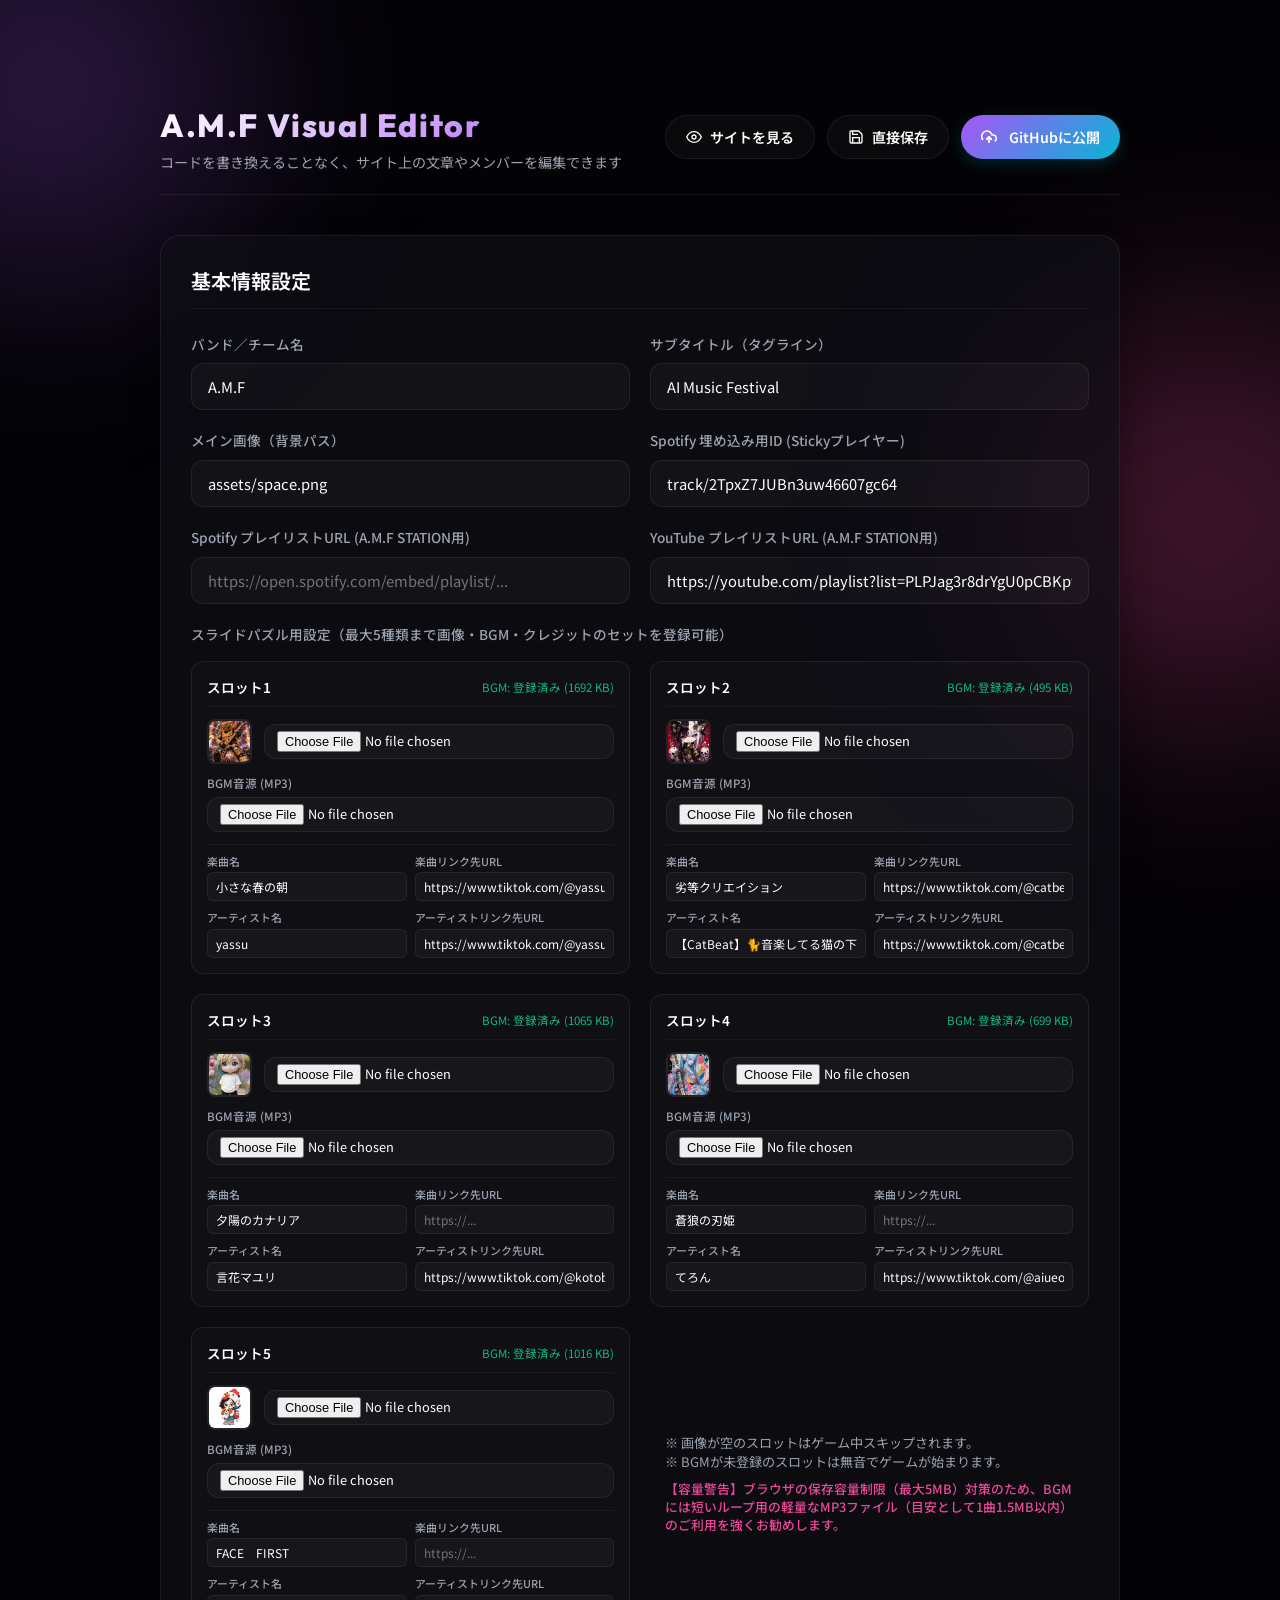
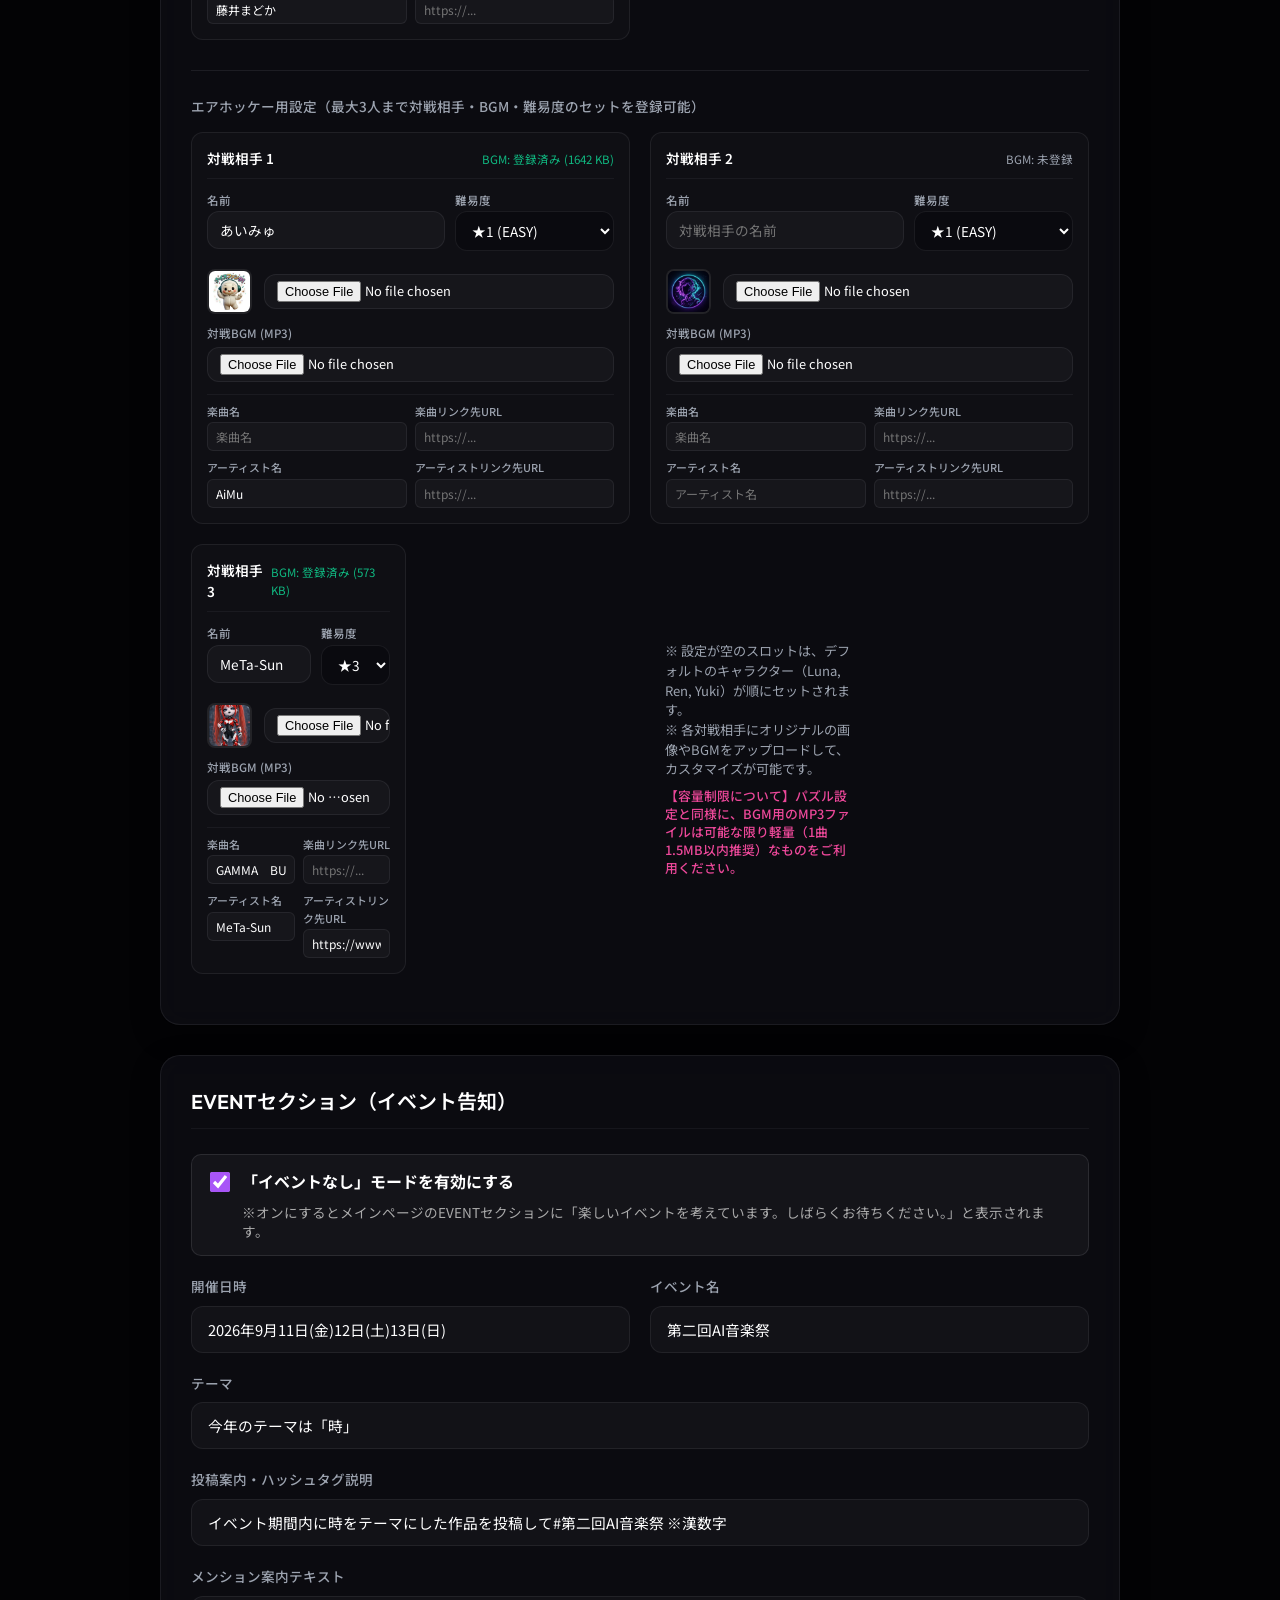
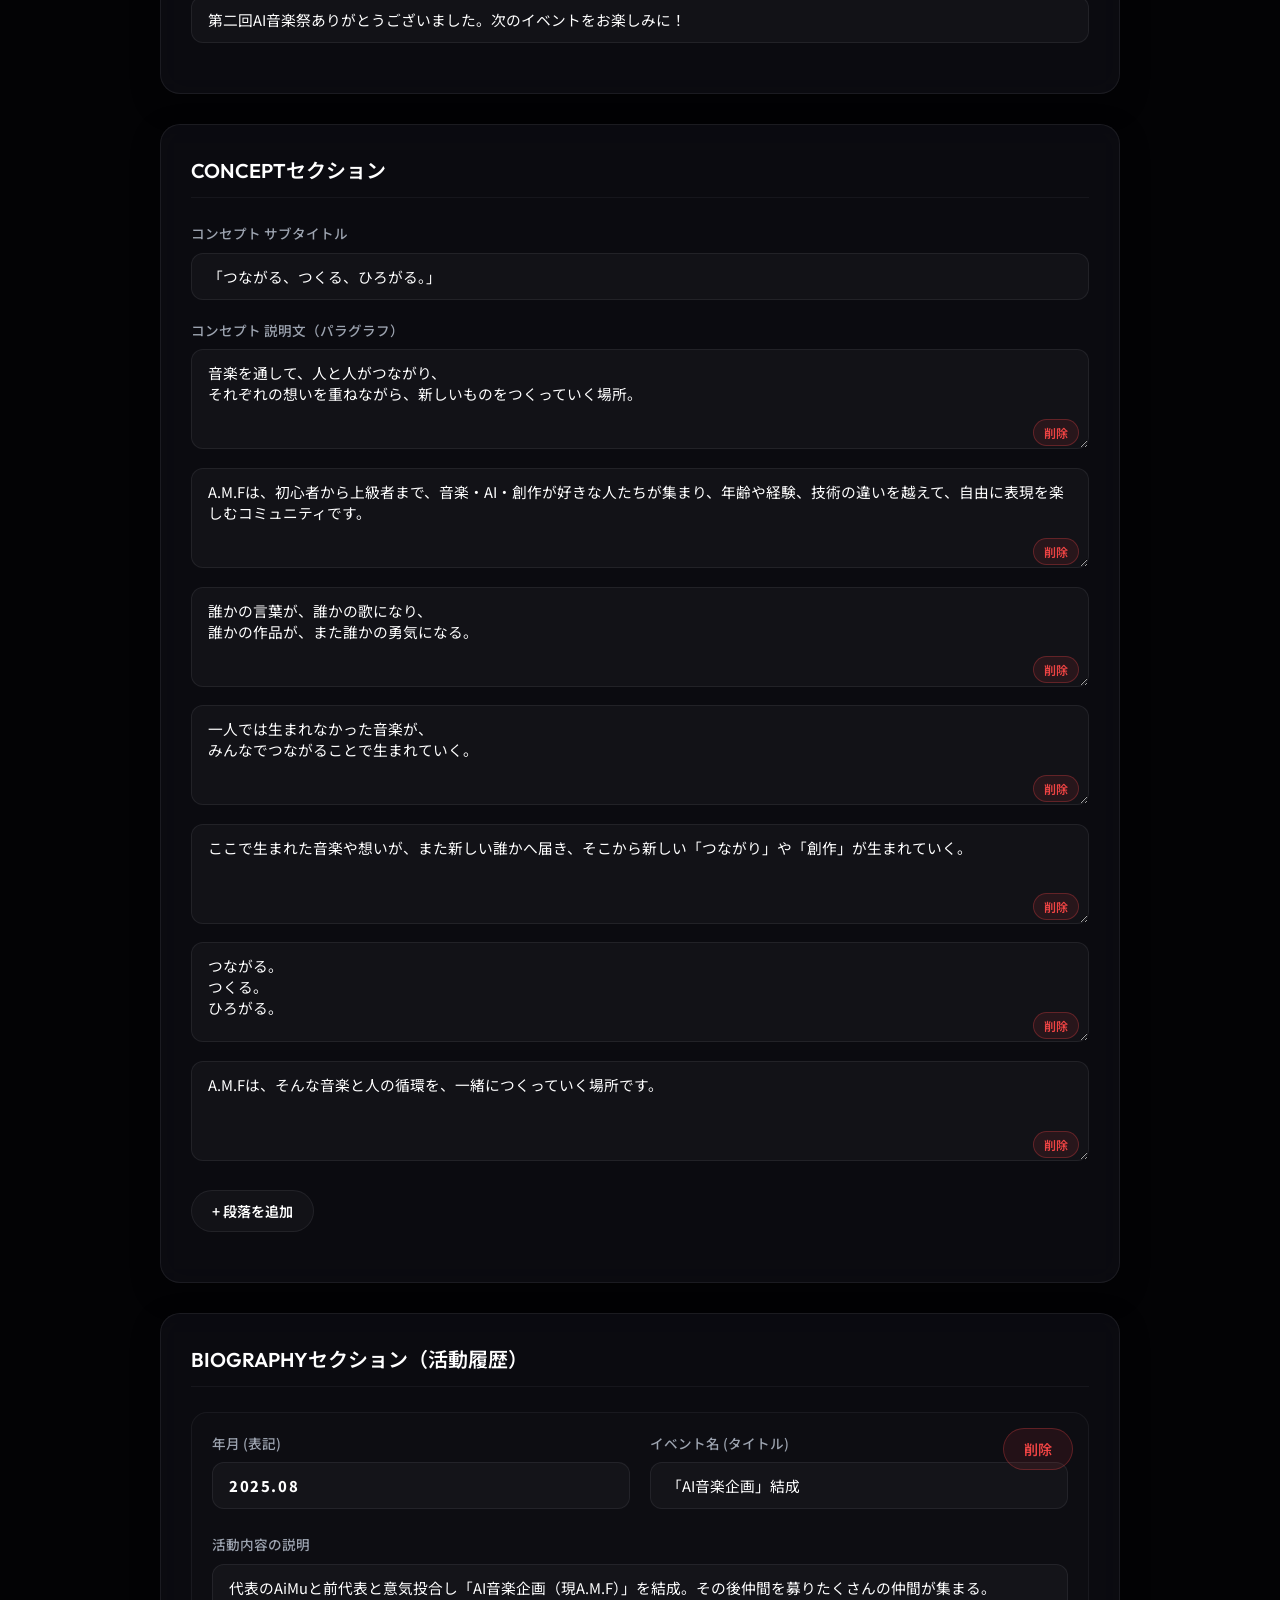
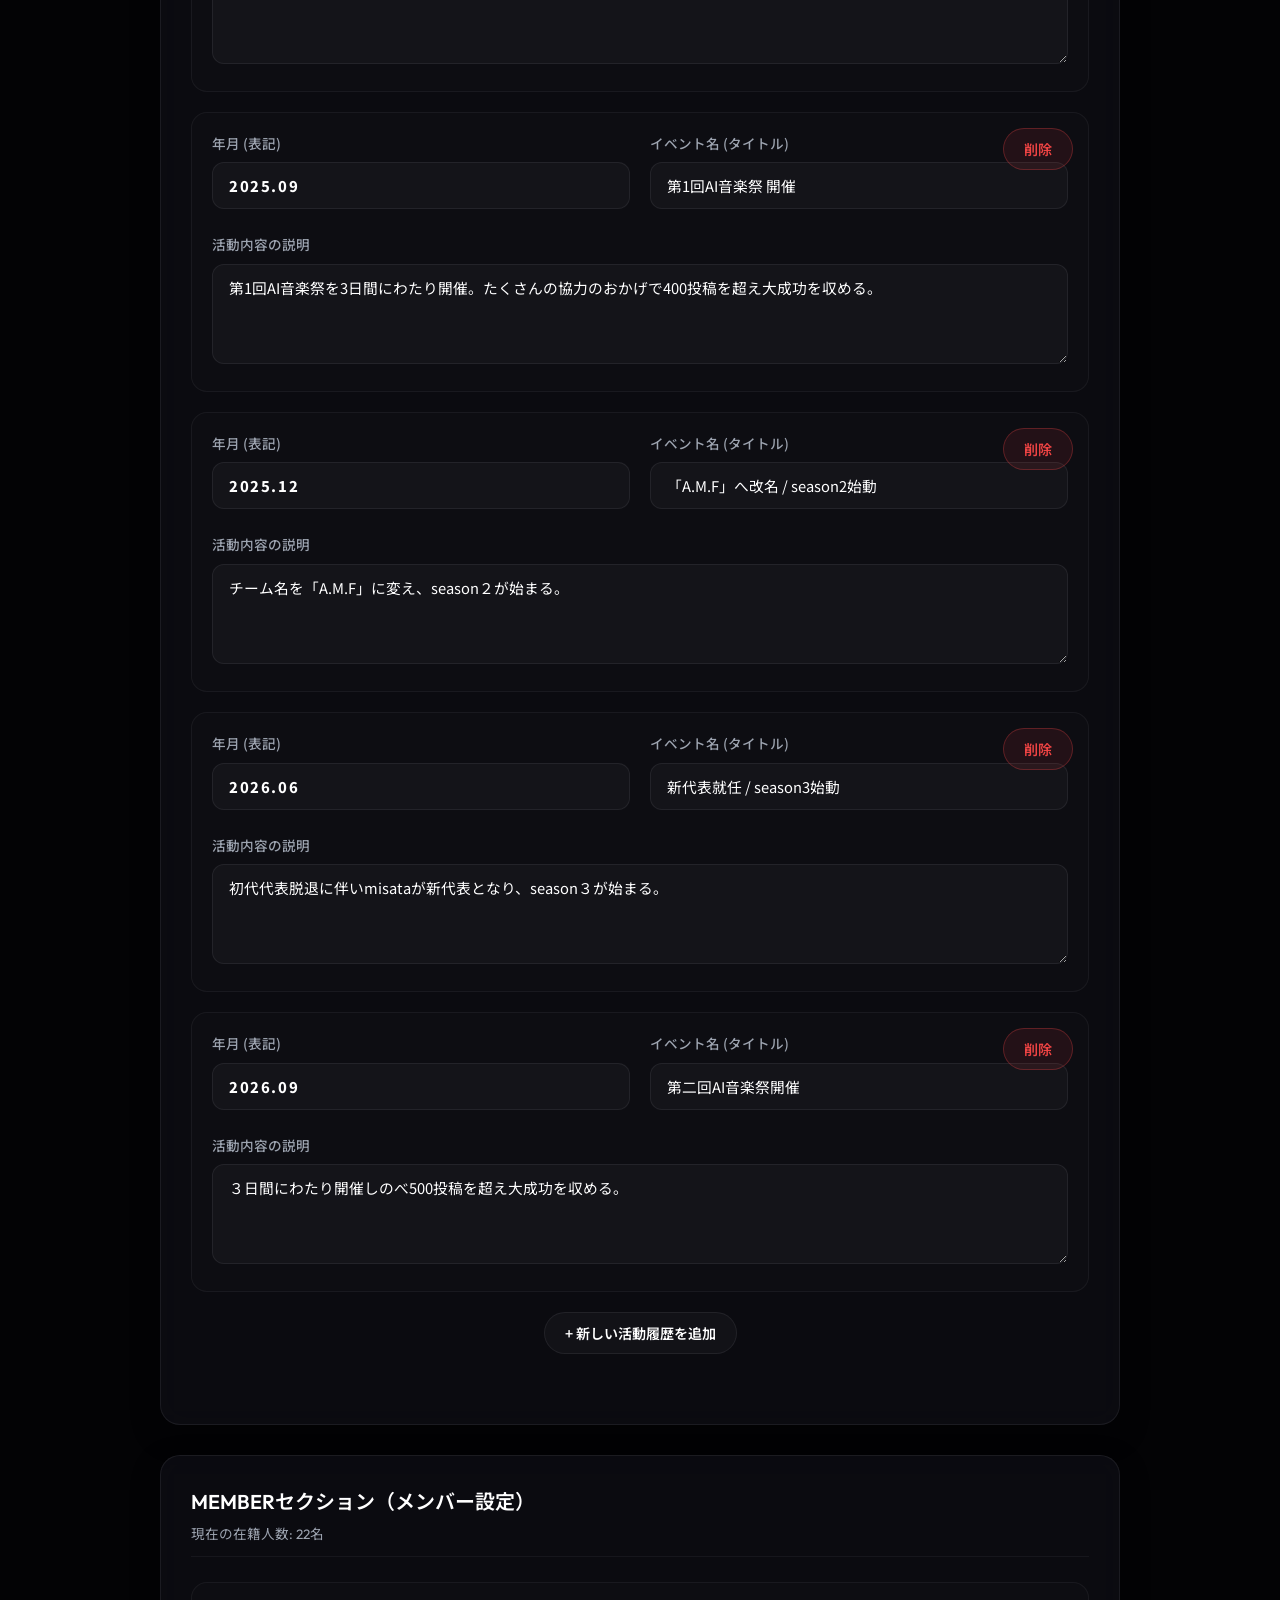
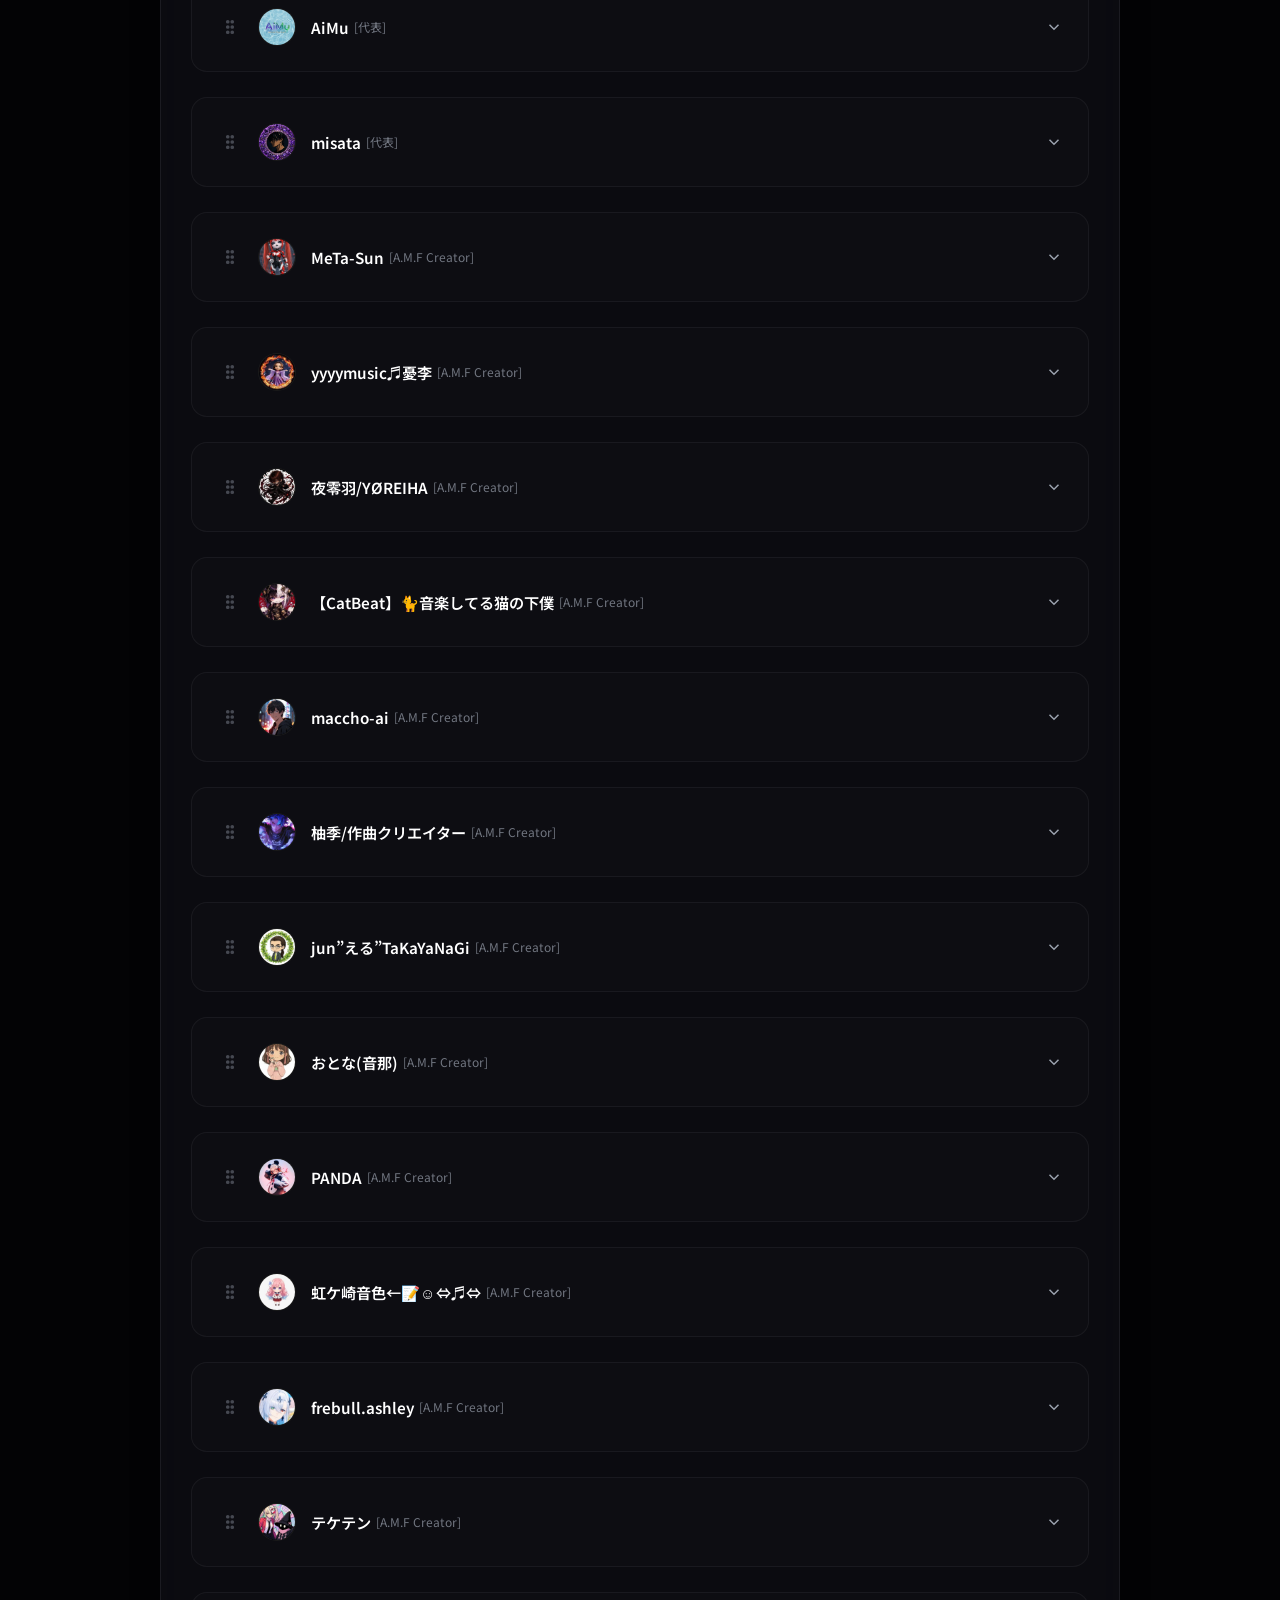
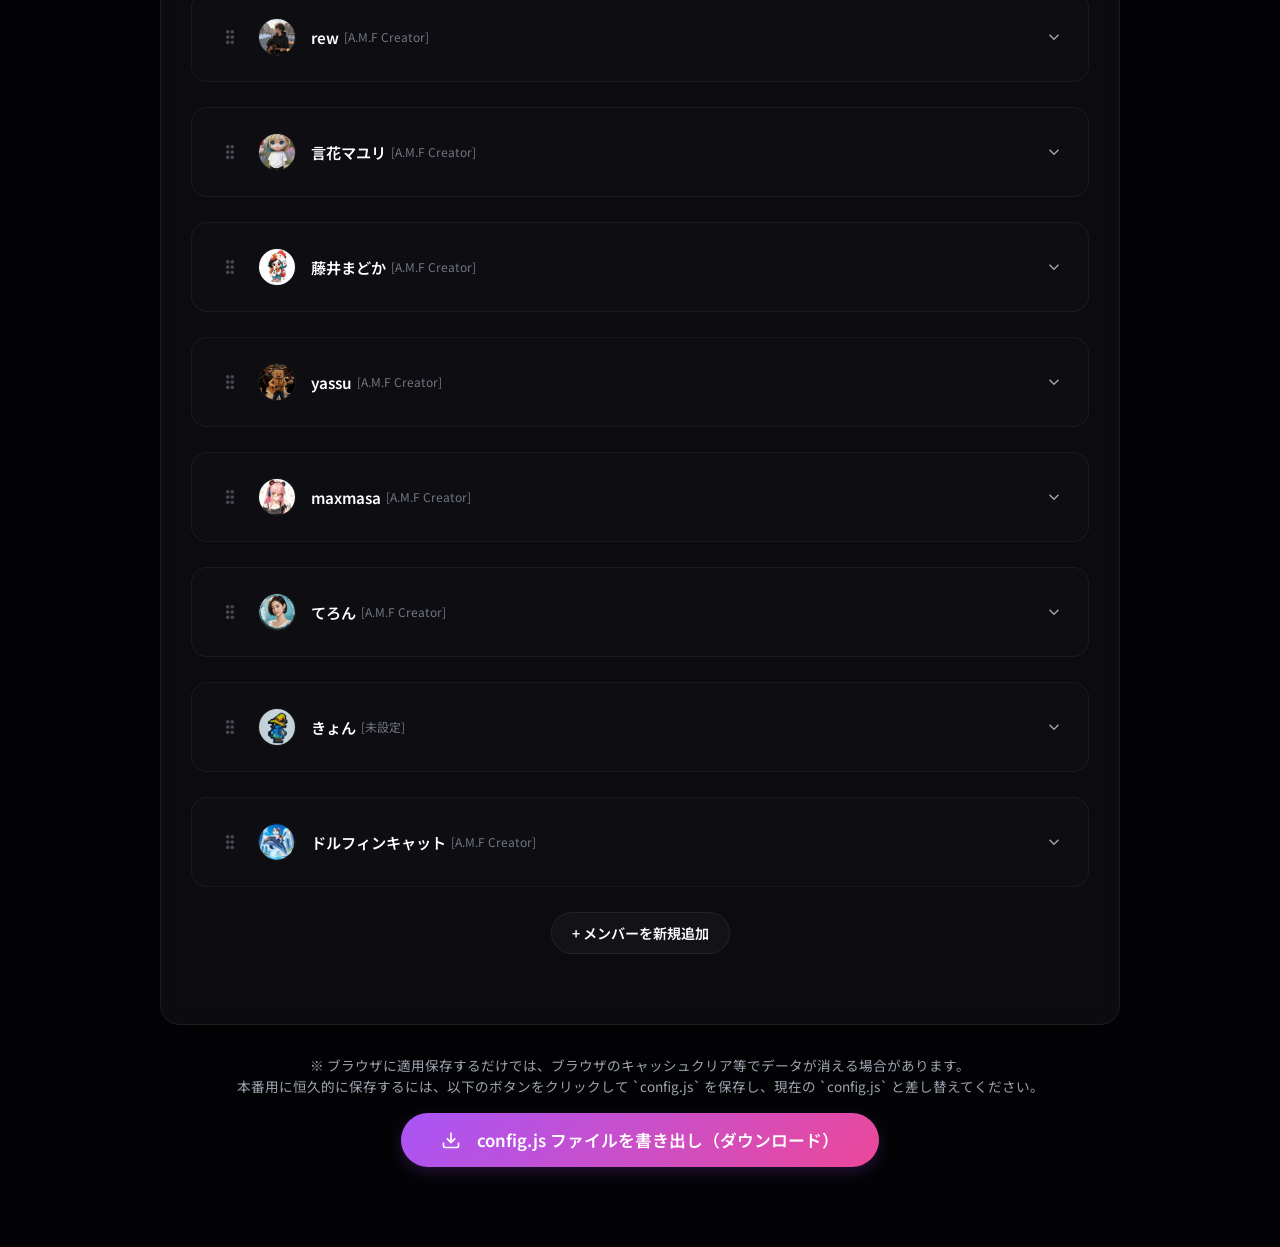
<file: admin.html>
<!DOCTYPE html>
<html lang="ja">
<head>
  <meta charset="UTF-8">
  <meta name="viewport" content="width=device-width, initial-scale=1.0">
  <title>A.M.F Web Editor - 管理パネル</title>
  
  <!-- Google Fonts: Outfit & Noto Sans JP -->
  <link rel="preconnect" href="https://fonts.googleapis.com">
  <link rel="preconnect" href="https://fonts.gstatic.com" crossorigin>
  <link href="https://fonts.googleapis.com/css2?family=Noto+Sans+JP:wght@300;400;500;700&family=Outfit:wght@300;400;600;800&display=swap" rel="stylesheet">
  
  <!-- Stylesheets -->
  <link rel="stylesheet" href="style.css">
  
  <style>
    /* Admin Specific Dashboard Styling (Extending design system) */
    .admin-body {
      background-color: #030305;
      padding-top: 100px;
    }
    
    .admin-container {
      max-width: 1000px;
      margin: 0 auto;
      padding: 0 20px;
    }
    
    .admin-header {
      border-bottom: 1px solid var(--color-border);
      padding-bottom: 20px;
      margin-bottom: 40px;
      display: flex;
      justify-content: space-between;
      align-items: center;
      flex-wrap: wrap;
      gap: 15px;
    }
    
    .admin-title-group h1 {
      font-family: var(--font-display);
      font-size: 2rem;
      font-weight: 800;
      letter-spacing: 0.1rem;
      background: linear-gradient(135deg, #fff, var(--color-primary));
      -webkit-background-clip: text;
      -webkit-text-fill-color: transparent;
    }
    
    .admin-title-group p {
      color: var(--color-text-secondary);
      font-size: 0.88rem;
    }
    
    .admin-action-bar {
      display: flex;
      gap: 12px;
    }
    
    .btn {
      padding: 10px 20px;
      border-radius: 30px;
      border: 1px solid var(--color-border);
      font-family: var(--font-body);
      font-size: 0.88rem;
      font-weight: 600;
      cursor: pointer;
      text-decoration: none;
      display: inline-flex;
      align-items: center;
      gap: 8px;
      transition: var(--transition-bounce);
    }
    
    .btn-primary {
      background: linear-gradient(135deg, var(--color-primary), var(--color-secondary));
      color: #fff;
      border: none;
      box-shadow: 0 5px 15px rgba(168, 85, 247, 0.2);
    }
    
    .btn-primary:hover {
      transform: translateY(-2px);
      box-shadow: 0 8px 25px rgba(168, 85, 247, 0.4);
    }
    
    .btn-secondary {
      background: rgba(255, 255, 255, 0.03);
      color: #fff;
    }
    
    .btn-secondary:hover {
      background: rgba(255, 255, 255, 0.08);
      border-color: #fff;
    }
    
    .btn-danger {
      background: rgba(239, 68, 68, 0.1);
      border-color: rgba(239, 68, 68, 0.3);
      color: #ef4444;
    }
    
    .btn-danger:hover {
      background: rgba(239, 68, 68, 0.2);
      border-color: #ef4444;
    }
    
    /* Edit Card Form Layout */
    .edit-card {
      background: var(--color-bg-card);
      border: 1px solid var(--color-border);
      border-radius: 20px;
      padding: 30px;
      margin-bottom: 30px;
      backdrop-filter: blur(15px);
      box-shadow: 0 10px 30px rgba(0,0,0,0.3);
    }
    
    .edit-card-title {
      font-family: var(--font-display);
      font-size: 1.25rem;
      font-weight: 600;
      color: #fff;
      margin-bottom: 25px;
      padding-bottom: 10px;
      border-bottom: 1px solid rgba(255, 255, 255, 0.05);
      display: flex;
      justify-content: space-between;
      align-items: center;
    }
    
    .form-group {
      margin-bottom: 20px;
    }
    
    .form-group label {
      display: block;
      font-size: 0.85rem;
      font-weight: 500;
      color: var(--color-text-secondary);
      margin-bottom: 8px;
    }
    
    .form-control {
      width: 100%;
      padding: 12px 16px;
      background: rgba(255, 255, 255, 0.03);
      border: 1px solid var(--color-border);
      border-radius: 12px;
      color: #fff;
      font-family: var(--font-body);
      font-size: 0.92rem;
      transition: var(--transition-fast);
    }
    
    .form-control:focus {
      outline: none;
      border-color: var(--color-primary);
      background: rgba(255, 255, 255, 0.06);
      box-shadow: 0 0 10px rgba(168, 85, 247, 0.2);
    }
    
    textarea.form-control {
      resize: vertical;
      min-height: 100px;
    }
    
    .form-row {
      display: grid;
      grid-template-columns: 1fr;
      gap: 20px;
    }
    
    @media (min-width: 768px) {
      .form-row {
        grid-template-columns: repeat(2, 1fr);
      }
    }
    
    /* Timeline List items */
    .timeline-item-form {
      border: 1px solid rgba(255, 255, 255, 0.05);
      background: rgba(255, 255, 255, 0.01);
      border-radius: 16px;
      padding: 20px;
      margin-bottom: 20px;
      position: relative;
    }
    
    /* Member List items */
    .member-item-form {
      border: 1px solid rgba(255, 255, 255, 0.05);
      background: rgba(255, 255, 255, 0.01);
      border-radius: 16px;
      padding: 25px;
      margin-bottom: 25px;
      position: relative;
    }
    
    .item-delete-btn {
      position: absolute;
      top: 15px;
      right: 15px;
    }
    
    .section-actions {
      text-align: center;
      margin-top: 20px;
      margin-bottom: 40px;
    }
    
    /* Alert Messages */
    .alert {
      padding: 15px 20px;
      border-radius: 12px;
      margin-bottom: 25px;
      font-size: 0.88rem;
      display: none;
    }
    
    .alert-success {
      background: rgba(16, 185, 129, 0.1);
      border: 1px solid rgba(16, 185, 129, 0.3);
      color: #10b981;
      display: block;
    }
    
    /* Drag & Drop Reordering styling */
    .member-item-form.dragging {
      opacity: 0.3 !important;
      border: 1.5px dashed var(--color-primary) !important;
      background: rgba(168, 85, 247, 0.05) !important;
      box-shadow: 0 0 15px rgba(168, 85, 247, 0.2) !important;
    }
    
    .drag-handle:hover {
      opacity: 1 !important;
      color: #fff !important;
    }
    
    @keyframes spin {
      0% { transform: rotate(0deg); }
      100% { transform: rotate(360deg); }
    }
  </style>
</head>
<body class="admin-body">

  <!-- Glow Background Orbs -->
  <div class="glow-orb orb-1"></div>
  <div class="glow-orb orb-2"></div>

  <div class="admin-container">
    
    <!-- Top Action Bar -->
    <header class="admin-header">
      <div class="admin-title-group">
        <h1>A.M.F Visual Editor</h1>
        <p>コードを書き換えることなく、サイト上の文章やメンバーを編集できます</p>
      </div>
      <div class="admin-action-bar">
        <a href="index.html" class="btn btn-secondary" target="_blank">
          <svg viewBox="0 0 24 24" width="16" height="16" stroke="currentColor" stroke-width="2" fill="none">
            <path d="M1 12s4-8 11-8 11 8 11 8-4 8-11 8-11-8-11-8z"></path>
            <circle cx="12" cy="12" r="3"></circle>
          </svg>
          サイトを見る
        </a>
        <button id="save-btn" class="btn btn-secondary">
          <svg viewBox="0 0 24 24" width="16" height="16" stroke="currentColor" stroke-width="2" fill="none">
            <path d="M19 21H5a2 2 0 0 1-2-2V5a2 2 0 0 1 2-2h11l5 5v11a2 2 0 0 1-2 2z"></path>
            <polyline points="17 21 17 13 7 13 7 21"></polyline>
            <polyline points="7 3 7 8 15 8"></polyline>
          </svg>
          直接保存
        </button>
        <button id="deploy-btn" class="btn btn-primary" style="background: linear-gradient(135deg, #a855f7, #06b6d4); color: #fff; border: none; box-shadow: 0 5px 15px rgba(6, 182, 212, 0.2);">
          <svg viewBox="0 0 24 24" width="16" height="16" stroke="currentColor" stroke-width="2.5" fill="none" style="margin-right: 4px;">
            <polyline points="16 16 12 12 8 16"></polyline>
            <line x1="12" y1="12" x2="12" y2="21"></line>
            <path d="M20.39 18.39A5 5 0 0 0 18 9h-1.26A8 8 0 1 0 3 16.3"></path>
            <polyline points="16 16 12 12 8 16"></polyline>
          </svg>
          GitHubに公開
        </button>
      </div>
    </header>

    <!-- Save Alert Indicator -->
    <div id="save-alert" class="alert alert-success" style="display: none;">
      設定を保存しました！「サイトを見る」からプレビューを確認できます。パーマネント（恒久的）に保存するには、ページ下部の「config.js ファイルを書き出し」をクリックしてファイルを差し替えてください。
    </div>

    <!-- 1. GENERAL INFORMATION -->
    <section class="edit-card">
      <div class="edit-card-title">基本情報設定</div>
      
      <div class="form-row">
        <div class="form-group">
          <label for="band-name-input">バンド／チーム名</label>
          <input type="text" id="band-name-input" class="form-control">
        </div>
        <div class="form-group">
          <label for="tagline-input">サブタイトル（タグライン）</label>
          <input type="text" id="tagline-input" class="form-control">
        </div>
      </div>
      
      <div class="form-row">
        <div class="form-group">
          <label for="hero-image-input">メイン画像（背景パス）</label>
          <input type="text" id="hero-image-input" class="form-control">
        </div>
        <div class="form-group">
          <label for="spotify-embed-input">Spotify 埋め込み用ID (Stickyプレイヤー)</label>
          <input type="text" id="spotify-embed-input" class="form-control" placeholder="例: track/4cPP8b4V... または artist/5DJS...">
        </div>
      </div>
      
      <div class="form-row">
        <div class="form-group">
          <label for="spotify-playlist-url-input">Spotify プレイリストURL (A.M.F STATION用)</label>
          <input type="text" id="spotify-playlist-url-input" class="form-control" placeholder="https://open.spotify.com/embed/playlist/...">
        </div>
        <div class="form-group">
          <label for="youtube-playlist-url-input">YouTube プレイリストURL (A.M.F STATION用)</label>
          <input type="text" id="youtube-playlist-url-input" class="form-control" placeholder="https://www.youtube.com/embed/videoseries?list=... または プレイリストID">
        </div>
      </div>
      
      <div class="form-group">
        <label>スライドパズル用設定（最大5種類まで画像・BGM・クレジットのセットを登録可能）</label>
        
        <div class="form-row" style="margin-top: 15px;">
          <!-- スロット1 -->
          <div style="display: flex; flex-direction: column; gap: 10px; background: rgba(255,255,255,0.02); padding: 15px; border-radius: 12px; border: 1px solid var(--color-border);">
            <div style="display: flex; align-items: center; justify-content: space-between; border-bottom: 1px solid rgba(255,255,255,0.05); padding-bottom: 8px; margin-bottom: 2px;">
              <span style="font-size: 0.85rem; font-weight: 600; color: #fff;">スロット1</span>
              <span id="game-music-status-0" style="font-size: 0.72rem; color: var(--color-text-secondary);">BGM: 未登録</span>
            </div>
            <!-- 画像アップローダー -->
            <div style="display: flex; gap: 12px; align-items: center;">
              <div class="avatar-preview-box" style="width: 45px; height: 45px; border-radius: 8px; overflow: hidden; border: 2px solid rgba(255,255,255,0.1); flex-shrink: 0; background: #0a0a0f;">
                <img id="game-image-preview-0" src="" style="width: 100%; height: 100%; object-fit: cover;">
              </div>
              <input type="file" id="game-image-file-0" class="form-control game-image-file" data-index="0" accept="image/*" style="padding: 6px 12px; font-size: 0.8rem; flex: 1;" title="画像を選択">
              <input type="hidden" id="game-image-input-0">
            </div>
            <!-- BGMアップローダー -->
            <div style="display: flex; flex-direction: column; gap: 4px;">
              <label style="font-size: 0.72rem; color: var(--color-text-secondary); margin-bottom: 0;">BGM音源 (MP3)</label>
              <input type="file" id="game-music-file-0" class="form-control game-music-file" data-index="0" accept="audio/mp3, audio/*" style="padding: 6px 12px; font-size: 0.8rem;" title="BGM(MP3)を選択">
              <input type="hidden" id="game-music-input-0">
            </div>
            <!-- BGM詳細クレジット -->
            <div style="display: grid; grid-template-columns: 1fr 1fr; gap: 8px; border-top: 1px solid rgba(255,255,255,0.05); padding-top: 8px; margin-top: 2px;">
              <div style="display: flex; flex-direction: column; gap: 2px;">
                <label style="font-size: 0.68rem; color: var(--color-text-secondary); margin-bottom: 0;">楽曲名</label>
                <input type="text" id="game-music-title-0" class="form-control" style="padding: 5px 8px; font-size: 0.75rem; border-radius: 6px;" placeholder="楽曲名">
              </div>
              <div style="display: flex; flex-direction: column; gap: 2px;">
                <label style="font-size: 0.68rem; color: var(--color-text-secondary); margin-bottom: 0;">楽曲リンク先URL</label>
                <input type="text" id="game-music-title-link-0" class="form-control" style="padding: 5px 8px; font-size: 0.75rem; border-radius: 6px;" placeholder="https://...">
              </div>
              <div style="display: flex; flex-direction: column; gap: 2px;">
                <label style="font-size: 0.68rem; color: var(--color-text-secondary); margin-bottom: 0;">アーティスト名</label>
                <input type="text" id="game-music-artist-0" class="form-control" style="padding: 5px 8px; font-size: 0.75rem; border-radius: 6px;" placeholder="アーティスト名">
              </div>
              <div style="display: flex; flex-direction: column; gap: 2px;">
                <label style="font-size: 0.68rem; color: var(--color-text-secondary); margin-bottom: 0;">アーティストリンク先URL</label>
                <input type="text" id="game-music-artist-link-0" class="form-control" style="padding: 5px 8px; font-size: 0.75rem; border-radius: 6px;" placeholder="https://...">
              </div>
            </div>
          </div>

          <!-- スロット2 -->
          <div style="display: flex; flex-direction: column; gap: 10px; background: rgba(255,255,255,0.02); padding: 15px; border-radius: 12px; border: 1px solid var(--color-border);">
            <div style="display: flex; align-items: center; justify-content: space-between; border-bottom: 1px solid rgba(255,255,255,0.05); padding-bottom: 8px; margin-bottom: 2px;">
              <span style="font-size: 0.85rem; font-weight: 600; color: #fff;">スロット2</span>
              <span id="game-music-status-1" style="font-size: 0.72rem; color: var(--color-text-secondary);">BGM: 未登録</span>
            </div>
            <!-- 画像アップローダー -->
            <div style="display: flex; gap: 12px; align-items: center;">
              <div class="avatar-preview-box" style="width: 45px; height: 45px; border-radius: 8px; overflow: hidden; border: 2px solid rgba(255,255,255,0.1); flex-shrink: 0; background: #0a0a0f;">
                <img id="game-image-preview-1" src="" style="width: 100%; height: 100%; object-fit: cover;">
              </div>
              <input type="file" id="game-image-file-1" class="form-control game-image-file" data-index="1" accept="image/*" style="padding: 6px 12px; font-size: 0.8rem; flex: 1;" title="画像を選択">
              <input type="hidden" id="game-image-input-1">
            </div>
            <!-- BGMアップローダー -->
            <div style="display: flex; flex-direction: column; gap: 4px;">
              <label style="font-size: 0.72rem; color: var(--color-text-secondary); margin-bottom: 0;">BGM音源 (MP3)</label>
              <input type="file" id="game-music-file-1" class="form-control game-music-file" data-index="1" accept="audio/mp3, audio/*" style="padding: 6px 12px; font-size: 0.8rem;" title="BGM(MP3)を選択">
              <input type="hidden" id="game-music-input-1">
            </div>
            <!-- BGM詳細クレジット -->
            <div style="display: grid; grid-template-columns: 1fr 1fr; gap: 8px; border-top: 1px solid rgba(255,255,255,0.05); padding-top: 8px; margin-top: 2px;">
              <div style="display: flex; flex-direction: column; gap: 2px;">
                <label style="font-size: 0.68rem; color: var(--color-text-secondary); margin-bottom: 0;">楽曲名</label>
                <input type="text" id="game-music-title-1" class="form-control" style="padding: 5px 8px; font-size: 0.75rem; border-radius: 6px;" placeholder="楽曲名">
              </div>
              <div style="display: flex; flex-direction: column; gap: 2px;">
                <label style="font-size: 0.68rem; color: var(--color-text-secondary); margin-bottom: 0;">楽曲リンク先URL</label>
                <input type="text" id="game-music-title-link-1" class="form-control" style="padding: 5px 8px; font-size: 0.75rem; border-radius: 6px;" placeholder="https://...">
              </div>
              <div style="display: flex; flex-direction: column; gap: 2px;">
                <label style="font-size: 0.68rem; color: var(--color-text-secondary); margin-bottom: 0;">アーティスト名</label>
                <input type="text" id="game-music-artist-1" class="form-control" style="padding: 5px 8px; font-size: 0.75rem; border-radius: 6px;" placeholder="アーティスト名">
              </div>
              <div style="display: flex; flex-direction: column; gap: 2px;">
                <label style="font-size: 0.68rem; color: var(--color-text-secondary); margin-bottom: 0;">アーティストリンク先URL</label>
                <input type="text" id="game-music-artist-link-1" class="form-control" style="padding: 5px 8px; font-size: 0.75rem; border-radius: 6px;" placeholder="https://...">
              </div>
            </div>
          </div>
        </div>

        <div class="form-row" style="margin-top: 20px;">
          <!-- スロット3 -->
          <div style="display: flex; flex-direction: column; gap: 10px; background: rgba(255,255,255,0.02); padding: 15px; border-radius: 12px; border: 1px solid var(--color-border);">
            <div style="display: flex; align-items: center; justify-content: space-between; border-bottom: 1px solid rgba(255,255,255,0.05); padding-bottom: 8px; margin-bottom: 2px;">
              <span style="font-size: 0.85rem; font-weight: 600; color: #fff;">スロット3</span>
              <span id="game-music-status-2" style="font-size: 0.72rem; color: var(--color-text-secondary);">BGM: 未登録</span>
            </div>
            <!-- 画像アップローダー -->
            <div style="display: flex; gap: 12px; align-items: center;">
              <div class="avatar-preview-box" style="width: 45px; height: 45px; border-radius: 8px; overflow: hidden; border: 2px solid rgba(255,255,255,0.1); flex-shrink: 0; background: #0a0a0f;">
                <img id="game-image-preview-2" src="" style="width: 100%; height: 100%; object-fit: cover;">
              </div>
              <input type="file" id="game-image-file-2" class="form-control game-image-file" data-index="2" accept="image/*" style="padding: 6px 12px; font-size: 0.8rem; flex: 1;" title="画像を選択">
              <input type="hidden" id="game-image-input-2">
            </div>
            <!-- BGMアップローダー -->
            <div style="display: flex; flex-direction: column; gap: 4px;">
              <label style="font-size: 0.72rem; color: var(--color-text-secondary); margin-bottom: 0;">BGM音源 (MP3)</label>
              <input type="file" id="game-music-file-2" class="form-control game-music-file" data-index="2" accept="audio/mp3, audio/*" style="padding: 6px 12px; font-size: 0.8rem;" title="BGM(MP3)を選択">
              <input type="hidden" id="game-music-input-2">
            </div>
            <!-- BGM詳細クレジット -->
            <div style="display: grid; grid-template-columns: 1fr 1fr; gap: 8px; border-top: 1px solid rgba(255,255,255,0.05); padding-top: 8px; margin-top: 2px;">
              <div style="display: flex; flex-direction: column; gap: 2px;">
                <label style="font-size: 0.68rem; color: var(--color-text-secondary); margin-bottom: 0;">楽曲名</label>
                <input type="text" id="game-music-title-2" class="form-control" style="padding: 5px 8px; font-size: 0.75rem; border-radius: 6px;" placeholder="楽曲名">
              </div>
              <div style="display: flex; flex-direction: column; gap: 2px;">
                <label style="font-size: 0.68rem; color: var(--color-text-secondary); margin-bottom: 0;">楽曲リンク先URL</label>
                <input type="text" id="game-music-title-link-2" class="form-control" style="padding: 5px 8px; font-size: 0.75rem; border-radius: 6px;" placeholder="https://...">
              </div>
              <div style="display: flex; flex-direction: column; gap: 2px;">
                <label style="font-size: 0.68rem; color: var(--color-text-secondary); margin-bottom: 0;">アーティスト名</label>
                <input type="text" id="game-music-artist-2" class="form-control" style="padding: 5px 8px; font-size: 0.75rem; border-radius: 6px;" placeholder="アーティスト名">
              </div>
              <div style="display: flex; flex-direction: column; gap: 2px;">
                <label style="font-size: 0.68rem; color: var(--color-text-secondary); margin-bottom: 0;">アーティストリンク先URL</label>
                <input type="text" id="game-music-artist-link-2" class="form-control" style="padding: 5px 8px; font-size: 0.75rem; border-radius: 6px;" placeholder="https://...">
              </div>
            </div>
          </div>

          <!-- スロット4 -->
          <div style="display: flex; flex-direction: column; gap: 10px; background: rgba(255,255,255,0.02); padding: 15px; border-radius: 12px; border: 1px solid var(--color-border);">
            <div style="display: flex; align-items: center; justify-content: space-between; border-bottom: 1px solid rgba(255,255,255,0.05); padding-bottom: 8px; margin-bottom: 2px;">
              <span style="font-size: 0.85rem; font-weight: 600; color: #fff;">スロット4</span>
              <span id="game-music-status-3" style="font-size: 0.72rem; color: var(--color-text-secondary);">BGM: 未登録</span>
            </div>
            <!-- 画像アップローダー -->
            <div style="display: flex; gap: 12px; align-items: center;">
              <div class="avatar-preview-box" style="width: 45px; height: 45px; border-radius: 8px; overflow: hidden; border: 2px solid rgba(255,255,255,0.1); flex-shrink: 0; background: #0a0a0f;">
                <img id="game-image-preview-3" src="" style="width: 100%; height: 100%; object-fit: cover;">
              </div>
              <input type="file" id="game-image-file-3" class="form-control game-image-file" data-index="3" accept="image/*" style="padding: 6px 12px; font-size: 0.8rem; flex: 1;" title="画像を選択">
              <input type="hidden" id="game-image-input-3">
            </div>
            <!-- BGMアップローダー -->
            <div style="display: flex; flex-direction: column; gap: 4px;">
              <label style="font-size: 0.72rem; color: var(--color-text-secondary); margin-bottom: 0;">BGM音源 (MP3)</label>
              <input type="file" id="game-music-file-3" class="form-control game-music-file" data-index="3" accept="audio/mp3, audio/*" style="padding: 6px 12px; font-size: 0.8rem;" title="BGM(MP3)を選択">
              <input type="hidden" id="game-music-input-3">
            </div>
            <!-- BGM詳細クレジット -->
            <div style="display: grid; grid-template-columns: 1fr 1fr; gap: 8px; border-top: 1px solid rgba(255,255,255,0.05); padding-top: 8px; margin-top: 2px;">
              <div style="display: flex; flex-direction: column; gap: 2px;">
                <label style="font-size: 0.68rem; color: var(--color-text-secondary); margin-bottom: 0;">楽曲名</label>
                <input type="text" id="game-music-title-3" class="form-control" style="padding: 5px 8px; font-size: 0.75rem; border-radius: 6px;" placeholder="楽曲名">
              </div>
              <div style="display: flex; flex-direction: column; gap: 2px;">
                <label style="font-size: 0.68rem; color: var(--color-text-secondary); margin-bottom: 0;">楽曲リンク先URL</label>
                <input type="text" id="game-music-title-link-3" class="form-control" style="padding: 5px 8px; font-size: 0.75rem; border-radius: 6px;" placeholder="https://...">
              </div>
              <div style="display: flex; flex-direction: column; gap: 2px;">
                <label style="font-size: 0.68rem; color: var(--color-text-secondary); margin-bottom: 0;">アーティスト名</label>
                <input type="text" id="game-music-artist-3" class="form-control" style="padding: 5px 8px; font-size: 0.75rem; border-radius: 6px;" placeholder="アーティスト名">
              </div>
              <div style="display: flex; flex-direction: column; gap: 2px;">
                <label style="font-size: 0.68rem; color: var(--color-text-secondary); margin-bottom: 0;">アーティストリンク先URL</label>
                <input type="text" id="game-music-artist-link-3" class="form-control" style="padding: 5px 8px; font-size: 0.75rem; border-radius: 6px;" placeholder="https://...">
              </div>
            </div>
          </div>
        </div>

        <div class="form-row" style="margin-top: 20px;">
          <!-- スロット5 -->
          <div style="display: flex; flex-direction: column; gap: 10px; background: rgba(255,255,255,0.02); padding: 15px; border-radius: 12px; border: 1px solid var(--color-border);">
            <div style="display: flex; align-items: center; justify-content: space-between; border-bottom: 1px solid rgba(255,255,255,0.05); padding-bottom: 8px; margin-bottom: 2px;">
              <span style="font-size: 0.85rem; font-weight: 600; color: #fff;">スロット5</span>
              <span id="game-music-status-4" style="font-size: 0.72rem; color: var(--color-text-secondary);">BGM: 未登録</span>
            </div>
            <!-- 画像アップローダー -->
            <div style="display: flex; gap: 12px; align-items: center;">
              <div class="avatar-preview-box" style="width: 45px; height: 45px; border-radius: 8px; overflow: hidden; border: 2px solid rgba(255,255,255,0.1); flex-shrink: 0; background: #0a0a0f;">
                <img id="game-image-preview-4" src="" style="width: 100%; height: 100%; object-fit: cover;">
              </div>
              <input type="file" id="game-image-file-4" class="form-control game-image-file" data-index="4" accept="image/*" style="padding: 6px 12px; font-size: 0.8rem; flex: 1;" title="画像を選択">
              <input type="hidden" id="game-image-input-4">
            </div>
            <!-- BGMアップローダー -->
            <div style="display: flex; flex-direction: column; gap: 4px;">
              <label style="font-size: 0.72rem; color: var(--color-text-secondary); margin-bottom: 0;">BGM音源 (MP3)</label>
              <input type="file" id="game-music-file-4" class="form-control game-music-file" data-index="4" accept="audio/mp3, audio/*" style="padding: 6px 12px; font-size: 0.8rem;" title="BGM(MP3)を選択">
              <input type="hidden" id="game-music-input-4">
            </div>
            <!-- BGM詳細クレジット -->
            <div style="display: grid; grid-template-columns: 1fr 1fr; gap: 8px; border-top: 1px solid rgba(255,255,255,0.05); padding-top: 8px; margin-top: 2px;">
              <div style="display: flex; flex-direction: column; gap: 2px;">
                <label style="font-size: 0.68rem; color: var(--color-text-secondary); margin-bottom: 0;">楽曲名</label>
                <input type="text" id="game-music-title-4" class="form-control" style="padding: 5px 8px; font-size: 0.75rem; border-radius: 6px;" placeholder="楽曲名">
              </div>
              <div style="display: flex; flex-direction: column; gap: 2px;">
                <label style="font-size: 0.68rem; color: var(--color-text-secondary); margin-bottom: 0;">楽曲リンク先URL</label>
                <input type="text" id="game-music-title-link-4" class="form-control" style="padding: 5px 8px; font-size: 0.75rem; border-radius: 6px;" placeholder="https://...">
              </div>
              <div style="display: flex; flex-direction: column; gap: 2px;">
                <label style="font-size: 0.68rem; color: var(--color-text-secondary); margin-bottom: 0;">アーティスト名</label>
                <input type="text" id="game-music-artist-4" class="form-control" style="padding: 5px 8px; font-size: 0.75rem; border-radius: 6px;" placeholder="アーティスト名">
              </div>
              <div style="display: flex; flex-direction: column; gap: 2px;">
                <label style="font-size: 0.68rem; color: var(--color-text-secondary); margin-bottom: 0;">アーティストリンク先URL</label>
                <input type="text" id="game-music-artist-link-4" class="form-control" style="padding: 5px 8px; font-size: 0.75rem; border-radius: 6px;" placeholder="https://...">
              </div>
            </div>
          </div>
          
          <!-- 注意書き -->
          <div style="display: flex; flex-direction: column; justify-content: center; padding: 15px;">
            <span style="font-size: 0.82rem; color: var(--color-text-secondary); line-height: 1.5; margin-bottom: 8px;">
              ※ 画像が空のスロットはゲーム中スキップされます。<br>
              ※ BGMが未登録のスロットは無音でゲームが始まります。
            </span>
            <span style="font-size: 0.8rem; color: var(--color-secondary); line-height: 1.4; font-weight: 500;">
              【容量警告】ブラウザの保存容量制限（最大5MB）対策のため、BGMには短いループ用の軽量なMP3ファイル（目安として1曲1.5MB以内）のご利用を強くお勧めします。
            </span>
          </div>
        </div>
      </div>
      
      <!-- エアホッケー用設定 -->
      <div class="form-group" style="margin-top: 30px; border-top: 1px solid rgba(255,255,255,0.08); padding-top: 25px;">
        <label>エアホッケー用設定（最大3人まで対戦相手・BGM・難易度のセットを登録可能）</label>
        
        <div class="form-row" style="margin-top: 15px;">
          <!-- キャラクター1 -->
          <div style="display: flex; flex-direction: column; gap: 10px; background: rgba(255,255,255,0.02); padding: 15px; border-radius: 12px; border: 1px solid var(--color-border);">
            <div style="display: flex; align-items: center; justify-content: space-between; border-bottom: 1px solid rgba(255,255,255,0.05); padding-bottom: 8px; margin-bottom: 2px;">
              <span style="font-size: 0.85rem; font-weight: 600; color: #fff;">対戦相手 1</span>
              <span id="hockey-music-status-0" style="font-size: 0.72rem; color: var(--color-text-secondary);">BGM: 未登録</span>
            </div>
            
            <div class="form-row" style="grid-template-columns: 1.5fr 1fr; gap: 10px; margin-bottom: 0; display: grid;">
              <div style="display: flex; flex-direction: column; gap: 2px;">
                <label style="font-size: 0.72rem; color: var(--color-text-secondary); margin-bottom: 0;">名前</label>
                <input type="text" id="hockey-name-0" class="form-control" style="padding: 8px 12px; font-size: 0.85rem;" placeholder="対戦相手の名前">
              </div>
              <div style="display: flex; flex-direction: column; gap: 2px;">
                <label style="font-size: 0.72rem; color: var(--color-text-secondary); margin-bottom: 0;">難易度</label>
                <select id="hockey-difficulty-0" class="form-control" style="padding: 8px 12px; font-size: 0.85rem; background: #0a0a0f; color: #fff; border: 1px solid var(--color-border); border-radius: 12px; height: 100%;">
                  <option value="1">★1 (EASY)</option>
                  <option value="2">★2 (NORMAL)</option>
                  <option value="3">★3 (HARD)</option>
                </select>
              </div>
            </div>

            <!-- 画像アップローダー -->
            <div style="display: flex; gap: 12px; align-items: center; margin-top: 8px;">
              <div class="avatar-preview-box" style="width: 45px; height: 45px; border-radius: 8px; overflow: hidden; border: 2px solid rgba(255,255,255,0.1); flex-shrink: 0; background: #0a0a0f;">
                <img id="hockey-image-preview-0" src="" style="width: 100%; height: 100%; object-fit: cover;">
              </div>
              <input type="file" id="hockey-image-file-0" class="form-control hockey-image-file" data-index="0" accept="image/*" style="padding: 6px 12px; font-size: 0.8rem; flex: 1;" title="画像を選択">
              <input type="hidden" id="hockey-image-input-0">
            </div>
            <!-- BGMアップローダー -->
            <div style="display: flex; flex-direction: column; gap: 4px;">
              <label style="font-size: 0.72rem; color: var(--color-text-secondary); margin-bottom: 0;">対戦BGM (MP3)</label>
              <input type="file" id="hockey-music-file-0" class="form-control hockey-music-file" data-index="0" accept="audio/mp3, audio/*" style="padding: 6px 12px; font-size: 0.8rem;" title="BGM(MP3)を選択">
              <input type="hidden" id="hockey-music-input-0">
            </div>
            <!-- BGM詳細クレジット -->
            <div style="display: grid; grid-template-columns: 1fr 1fr; gap: 8px; border-top: 1px solid rgba(255,255,255,0.05); padding-top: 8px; margin-top: 2px;">
              <div style="display: flex; flex-direction: column; gap: 2px;">
                <label style="font-size: 0.68rem; color: var(--color-text-secondary); margin-bottom: 0;">楽曲名</label>
                <input type="text" id="hockey-music-title-0" class="form-control" style="padding: 5px 8px; font-size: 0.75rem; border-radius: 6px;" placeholder="楽曲名">
              </div>
              <div style="display: flex; flex-direction: column; gap: 2px;">
                <label style="font-size: 0.68rem; color: var(--color-text-secondary); margin-bottom: 0;">楽曲リンク先URL</label>
                <input type="text" id="hockey-music-title-link-0" class="form-control" style="padding: 5px 8px; font-size: 0.75rem; border-radius: 6px;" placeholder="https://...">
              </div>
              <div style="display: flex; flex-direction: column; gap: 2px;">
                <label style="font-size: 0.68rem; color: var(--color-text-secondary); margin-bottom: 0;">アーティスト名</label>
                <input type="text" id="hockey-music-artist-0" class="form-control" style="padding: 5px 8px; font-size: 0.75rem; border-radius: 6px;" placeholder="アーティスト名">
              </div>
              <div style="display: flex; flex-direction: column; gap: 2px;">
                <label style="font-size: 0.68rem; color: var(--color-text-secondary); margin-bottom: 0;">アーティストリンク先URL</label>
                <input type="text" id="hockey-music-artist-link-0" class="form-control" style="padding: 5px 8px; font-size: 0.75rem; border-radius: 6px;" placeholder="https://...">
              </div>
            </div>
          </div>

          <!-- キャラクター2 -->
          <div style="display: flex; flex-direction: column; gap: 10px; background: rgba(255,255,255,0.02); padding: 15px; border-radius: 12px; border: 1px solid var(--color-border);">
            <div style="display: flex; align-items: center; justify-content: space-between; border-bottom: 1px solid rgba(255,255,255,0.05); padding-bottom: 8px; margin-bottom: 2px;">
              <span style="font-size: 0.85rem; font-weight: 600; color: #fff;">対戦相手 2</span>
              <span id="hockey-music-status-1" style="font-size: 0.72rem; color: var(--color-text-secondary);">BGM: 未登録</span>
            </div>
            
            <div class="form-row" style="grid-template-columns: 1.5fr 1fr; gap: 10px; margin-bottom: 0; display: grid;">
              <div style="display: flex; flex-direction: column; gap: 2px;">
                <label style="font-size: 0.72rem; color: var(--color-text-secondary); margin-bottom: 0;">名前</label>
                <input type="text" id="hockey-name-1" class="form-control" style="padding: 8px 12px; font-size: 0.85rem;" placeholder="対戦相手の名前">
              </div>
              <div style="display: flex; flex-direction: column; gap: 2px;">
                <label style="font-size: 0.72rem; color: var(--color-text-secondary); margin-bottom: 0;">難易度</label>
                <select id="hockey-difficulty-1" class="form-control" style="padding: 8px 12px; font-size: 0.85rem; background: #0a0a0f; color: #fff; border: 1px solid var(--color-border); border-radius: 12px; height: 100%;">
                  <option value="1">★1 (EASY)</option>
                  <option value="2">★2 (NORMAL)</option>
                  <option value="3">★3 (HARD)</option>
                </select>
              </div>
            </div>

            <!-- 画像アップローダー -->
            <div style="display: flex; gap: 12px; align-items: center; margin-top: 8px;">
              <div class="avatar-preview-box" style="width: 45px; height: 45px; border-radius: 8px; overflow: hidden; border: 2px solid rgba(255,255,255,0.1); flex-shrink: 0; background: #0a0a0f;">
                <img id="hockey-image-preview-1" src="" style="width: 100%; height: 100%; object-fit: cover;">
              </div>
              <input type="file" id="hockey-image-file-1" class="form-control hockey-image-file" data-index="1" accept="image/*" style="padding: 6px 12px; font-size: 0.8rem; flex: 1;" title="画像を選択">
              <input type="hidden" id="hockey-image-input-1">
            </div>
            <!-- BGMアップローダー -->
            <div style="display: flex; flex-direction: column; gap: 4px;">
              <label style="font-size: 0.72rem; color: var(--color-text-secondary); margin-bottom: 0;">対戦BGM (MP3)</label>
              <input type="file" id="hockey-music-file-1" class="form-control hockey-music-file" data-index="1" accept="audio/mp3, audio/*" style="padding: 6px 12px; font-size: 0.8rem;" title="BGM(MP3)を選択">
              <input type="hidden" id="hockey-music-input-1">
            </div>
            <!-- BGM詳細クレジット -->
            <div style="display: grid; grid-template-columns: 1fr 1fr; gap: 8px; border-top: 1px solid rgba(255,255,255,0.05); padding-top: 8px; margin-top: 2px;">
              <div style="display: flex; flex-direction: column; gap: 2px;">
                <label style="font-size: 0.68rem; color: var(--color-text-secondary); margin-bottom: 0;">楽曲名</label>
                <input type="text" id="hockey-music-title-1" class="form-control" style="padding: 5px 8px; font-size: 0.75rem; border-radius: 6px;" placeholder="楽曲名">
              </div>
              <div style="display: flex; flex-direction: column; gap: 2px;">
                <label style="font-size: 0.68rem; color: var(--color-text-secondary); margin-bottom: 0;">楽曲リンク先URL</label>
                <input type="text" id="hockey-music-title-link-1" class="form-control" style="padding: 5px 8px; font-size: 0.75rem; border-radius: 6px;" placeholder="https://...">
              </div>
              <div style="display: flex; flex-direction: column; gap: 2px;">
                <label style="font-size: 0.68rem; color: var(--color-text-secondary); margin-bottom: 0;">アーティスト名</label>
                <input type="text" id="hockey-music-artist-1" class="form-control" style="padding: 5px 8px; font-size: 0.75rem; border-radius: 6px;" placeholder="アーティスト名">
              </div>
              <div style="display: flex; flex-direction: column; gap: 2px;">
                <label style="font-size: 0.68rem; color: var(--color-text-secondary); margin-bottom: 0;">アーティストリンク先URL</label>
                <input type="text" id="hockey-music-artist-link-1" class="form-control" style="padding: 5px 8px; font-size: 0.75rem; border-radius: 6px;" placeholder="https://...">
              </div>
            </div>
          </div>
        </div>

        <div class="form-row" style="margin-top: 20px;">
          <!-- キャラクター3 -->
          <div style="display: flex; flex-direction: column; gap: 10px; background: rgba(255,255,255,0.02); padding: 15px; border-radius: 12px; border: 1px solid var(--color-border); max-width: 49%; width: 100%;">
            <div style="display: flex; align-items: center; justify-content: space-between; border-bottom: 1px solid rgba(255,255,255,0.05); padding-bottom: 8px; margin-bottom: 2px;">
              <span style="font-size: 0.85rem; font-weight: 600; color: #fff;">対戦相手 3</span>
              <span id="hockey-music-status-2" style="font-size: 0.72rem; color: var(--color-text-secondary);">BGM: 未登録</span>
            </div>
            
            <div class="form-row" style="grid-template-columns: 1.5fr 1fr; gap: 10px; margin-bottom: 0; display: grid;">
              <div style="display: flex; flex-direction: column; gap: 2px;">
                <label style="font-size: 0.72rem; color: var(--color-text-secondary); margin-bottom: 0;">名前</label>
                <input type="text" id="hockey-name-2" class="form-control" style="padding: 8px 12px; font-size: 0.85rem;" placeholder="対戦相手の名前">
              </div>
              <div style="display: flex; flex-direction: column; gap: 2px;">
                <label style="font-size: 0.72rem; color: var(--color-text-secondary); margin-bottom: 0;">難易度</label>
                <select id="hockey-difficulty-2" class="form-control" style="padding: 8px 12px; font-size: 0.85rem; background: #0a0a0f; color: #fff; border: 1px solid var(--color-border); border-radius: 12px; height: 100%;">
                  <option value="1">★1 (EASY)</option>
                  <option value="2">★2 (NORMAL)</option>
                  <option value="3">★3 (HARD)</option>
                </select>
              </div>
            </div>

            <!-- 画像アップローダー -->
            <div style="display: flex; gap: 12px; align-items: center; margin-top: 8px;">
              <div class="avatar-preview-box" style="width: 45px; height: 45px; border-radius: 8px; overflow: hidden; border: 2px solid rgba(255,255,255,0.1); flex-shrink: 0; background: #0a0a0f;">
                <img id="hockey-image-preview-2" src="" style="width: 100%; height: 100%; object-fit: cover;">
              </div>
              <input type="file" id="hockey-image-file-2" class="form-control hockey-image-file" data-index="2" accept="image/*" style="padding: 6px 12px; font-size: 0.8rem; flex: 1;" title="画像を選択">
              <input type="hidden" id="hockey-image-input-2">
            </div>
            <!-- BGMアップローダー -->
            <div style="display: flex; flex-direction: column; gap: 4px;">
              <label style="font-size: 0.72rem; color: var(--color-text-secondary); margin-bottom: 0;">対戦BGM (MP3)</label>
              <input type="file" id="hockey-music-file-2" class="form-control hockey-music-file" data-index="2" accept="audio/mp3, audio/*" style="padding: 6px 12px; font-size: 0.8rem;" title="BGM(MP3)を選択">
              <input type="hidden" id="hockey-music-input-2">
            </div>
            <!-- BGM詳細クレジット -->
            <div style="display: grid; grid-template-columns: 1fr 1fr; gap: 8px; border-top: 1px solid rgba(255,255,255,0.05); padding-top: 8px; margin-top: 2px;">
              <div style="display: flex; flex-direction: column; gap: 2px;">
                <label style="font-size: 0.68rem; color: var(--color-text-secondary); margin-bottom: 0;">楽曲名</label>
                <input type="text" id="hockey-music-title-2" class="form-control" style="padding: 5px 8px; font-size: 0.75rem; border-radius: 6px;" placeholder="楽曲名">
              </div>
              <div style="display: flex; flex-direction: column; gap: 2px;">
                <label style="font-size: 0.68rem; color: var(--color-text-secondary); margin-bottom: 0;">楽曲リンク先URL</label>
                <input type="text" id="hockey-music-title-link-2" class="form-control" style="padding: 5px 8px; font-size: 0.75rem; border-radius: 6px;" placeholder="https://...">
              </div>
              <div style="display: flex; flex-direction: column; gap: 2px;">
                <label style="font-size: 0.68rem; color: var(--color-text-secondary); margin-bottom: 0;">アーティスト名</label>
                <input type="text" id="hockey-music-artist-2" class="form-control" style="padding: 5px 8px; font-size: 0.75rem; border-radius: 6px;" placeholder="アーティスト名">
              </div>
              <div style="display: flex; flex-direction: column; gap: 2px;">
                <label style="font-size: 0.68rem; color: var(--color-text-secondary); margin-bottom: 0;">アーティストリンク先URL</label>
                <input type="text" id="hockey-music-artist-link-2" class="form-control" style="padding: 5px 8px; font-size: 0.75rem; border-radius: 6px;" placeholder="https://...">
              </div>
            </div>
          </div>
          
          <!-- 注意書き -->
          <div style="display: flex; flex-direction: column; justify-content: center; padding: 15px; width: 49%;">
            <span style="font-size: 0.82rem; color: var(--color-text-secondary); line-height: 1.5; margin-bottom: 8px;">
              ※ 設定が空のスロットは、デフォルトのキャラクター（Luna, Ren, Yuki）が順にセットされます。<br>
              ※ 各対戦相手にオリジナルの画像やBGMをアップロードして、カスタマイズが可能です。
            </span>
            <span style="font-size: 0.8rem; color: var(--color-secondary); line-height: 1.4; font-weight: 500;">
              【容量制限について】パズル設定と同様に、BGM用のMP3ファイルは可能な限り軽量（1曲1.5MB以内推奨）なものをご利用ください。
            </span>
          </div>
        </div>
      </div>
    </section>

    <!-- 1.5. EVENT SECTION -->
    <section class="edit-card">
      <div class="edit-card-title">EVENTセクション（イベント告知）</div>
      
      <div class="form-group" style="margin-bottom: 20px; background: rgba(255, 255, 255, 0.04); padding: 14px 18px; border-radius: 10px; border: 1px solid rgba(255, 255, 255, 0.1);">
        <label for="event-none-checkbox" style="display: flex; align-items: center; gap: 12px; cursor: pointer; font-weight: bold; margin: 0; color: #fff; font-size: 1rem;">
          <input type="checkbox" id="event-none-checkbox" style="width: 20px; height: 20px; cursor: pointer; accent-color: var(--color-primary, #ff0055);">
          <span>「イベントなし」モードを有効にする</span>
        </label>
        <p style="font-size: 0.85rem; color: #aaa; margin: 8px 0 0 32px; line-height: 1.4;">
          ※オンにするとメインページのEVENTセクションに「楽しいイベントを考えています。しばらくお待ちください。」と表示されます。
        </p>
      </div>
      
      <div class="form-row">
        <div class="form-group">
          <label for="event-date-input">開催日時</label>
          <input type="text" id="event-date-input" class="form-control" placeholder="例: 2026年9月11日(金)12日(土)13日(日)">
        </div>
        <div class="form-group">
          <label for="event-name-input">イベント名</label>
          <input type="text" id="event-name-input" class="form-control" placeholder="例: 第二回AI音楽祭">
        </div>
      </div>

      <div class="form-group">
        <label for="event-theme-input">テーマ</label>
        <input type="text" id="event-theme-input" class="form-control" placeholder="例: 今年のテーマは「時」">
      </div>

      <div class="form-group">
        <label for="event-description-input">投稿案内・ハッシュタグ説明</label>
        <input type="text" id="event-description-input" class="form-control" placeholder="例: イベント期間内に時をテーマにした作品を投稿して#第二回AI音楽祭 ※漢数字">
      </div>

      <div class="form-group">
        <label for="event-notice-input">メンション案内テキスト</label>
        <input type="text" id="event-notice-input" class="form-control" placeholder="例: @a.m.f7227　@aimusic887　@misata_lyrics　をメンションしてください">
      </div>
    </section>

    <!-- 2. CONCEPT SECTION -->
    <section class="edit-card">
      <div class="edit-card-title">CONCEPTセクション</div>
      
      <div class="form-group">
        <label for="concept-subtitle-input">コンセプト サブタイトル</label>
        <input type="text" id="concept-subtitle-input" class="form-control">
      </div>
      
      <div class="form-group">
        <label>コンセプト 説明文（パラグラフ）</label>
        <div id="concept-paragraphs-container">
          <!-- Dynamically populated textarea inputs -->
        </div>
        <button id="add-paragraph-btn" class="btn btn-secondary" style="margin-top: 10px;">+ 段落を追加</button>
      </div>
    </section>

    <!-- 3. BIOGRAPHY SECTION -->
    <section class="edit-card">
      <div class="edit-card-title">BIOGRAPHYセクション（活動履歴）</div>
      
      <div id="timeline-container">
        <!-- Dynamically populated list of events -->
      </div>
      
      <div class="section-actions">
        <button id="add-timeline-btn" class="btn btn-secondary">+ 新しい活動履歴を追加</button>
      </div>
    </section>

    <!-- 4. MEMBER SECTION -->
    <section class="edit-card">
      <div class="edit-card-title" style="display: flex; flex-direction: column; align-items: flex-start; gap: 6px;">
        <div style="width: 100%; display: flex; justify-content: space-between; align-items: center;">
          <span>MEMBERセクション（メンバー設定）</span>
        </div>
        <span id="admin-member-count" style="font-size: 0.85rem; color: var(--color-text-secondary); font-weight: normal; margin-left: 0;">現在の在籍人数: 0名</span>
      </div>
      
      <div id="members-container">
        <!-- Dynamically populated list of members -->
      </div>
      
      <div class="section-actions">
        <button id="add-member-btn" class="btn btn-secondary">+ メンバーを新規追加</button>
      </div>
    </section>

    <!-- Bottom export action panel -->
    <div style="margin-bottom: 80px; text-align: center;">
      <p style="color: var(--color-text-secondary); font-size: 0.85rem; margin-bottom: 15px;">
        ※ ブラウザに適用保存するだけでは、ブラウザのキャッシュクリア等でデータが消える場合があります。<br>
        本番用に恒久的に保存するには、以下のボタンをクリックして `config.js` を保存し、現在の `config.js` と差し替えてください。
      </p>
      <button id="export-btn" class="btn btn-primary" style="padding: 15px 40px; font-size: 1.05rem;">
        <svg viewBox="0 0 24 24" width="20" height="20" stroke="currentColor" stroke-width="2" fill="none" style="margin-right: 8px;">
          <path d="M21 15v4a2 2 0 0 1-2 2H5a2 2 0 0 1-2-2v-4"></path>
          <polyline points="7 10 12 15 17 10"></polyline>
          <line x1="12" y1="15" x2="12" y2="3"></line>
        </svg>
        config.js ファイルを書き出し（ダウンロード）
      </button>
    </div>

  </div>

  <!-- Deploy Modal Overlay -->
  <div id="deploy-modal" class="loader-overlay" style="display: none; z-index: 10000; align-items: center; justify-content: center; background: rgba(3, 3, 5, 0.85); backdrop-filter: blur(10px); position: fixed; top: 0; left: 0; width: 100%; height: 100%;">
    <div class="edit-card" style="width: 90%; max-width: 450px; text-align: center; padding: 40px 30px; position: relative;">
      <h3 id="deploy-modal-title" style="font-family: var(--font-display); font-size: 1.3rem; font-weight: 700; color: #fff; margin-bottom: 20px; letter-spacing: 0.05rem;">GitHubへの公開</h3>
      
      <!-- Progress Indicator -->
      <div id="deploy-loading-box" style="margin: 30px 0;">
        <div style="width: 50px; height: 50px; border: 4px solid rgba(255,255,255,0.05); border-top-color: var(--color-primary); border-radius: 50%; animation: spin 1s linear infinite; margin: 0 auto 20px auto;"></div>
        <p id="deploy-status-text" style="color: var(--color-text-secondary); font-size: 0.9rem; line-height: 1.6;">アップロードを準備中...</p>
      </div>

      <!-- Result Indicator -->
      <div id="deploy-result-box" style="display: none; margin: 30px 0;">
        <div id="deploy-success-icon" style="display: none; width: 60px; height: 60px; border-radius: 50%; background: rgba(16, 185, 129, 0.1); border: 2px solid #10b981; color: #10b981; display: flex; align-items: center; justify-content: center; font-size: 1.8rem; margin: 0 auto 20px auto; font-weight: bold;">✓</div>
        <div id="deploy-error-icon" style="display: none; width: 60px; height: 60px; border-radius: 50%; background: rgba(239, 68, 68, 0.1); border: 2px solid #ef4444; color: #ef4444; display: flex; align-items: center; justify-content: center; font-size: 1.8rem; margin: 0 auto 20px auto; font-weight: bold;">✗</div>
        <p id="deploy-result-message" style="color: #fff; font-size: 0.95rem; font-weight: 500; margin-bottom: 15px;"></p>
        <p id="deploy-result-detail" style="color: var(--color-text-secondary); font-size: 0.85rem; line-height: 1.6; margin-bottom: 25px;"></p>
        <a id="deploy-live-link" href="#" class="btn btn-primary" target="_blank" style="margin-bottom: 10px; width: 100%; justify-content: center; display: none;">公開されたサイトを見る</a>
      </div>

      <!-- Close Button -->
      <button id="deploy-close-btn" class="btn btn-secondary" style="width: 100%; justify-content: center; display: none;">閉じる</button>
    </div>
  </div>

  <!-- Scripts -->
  <script src="config.js"></script>
  <script src="admin.js"></script>
</body>
</html>
</file>
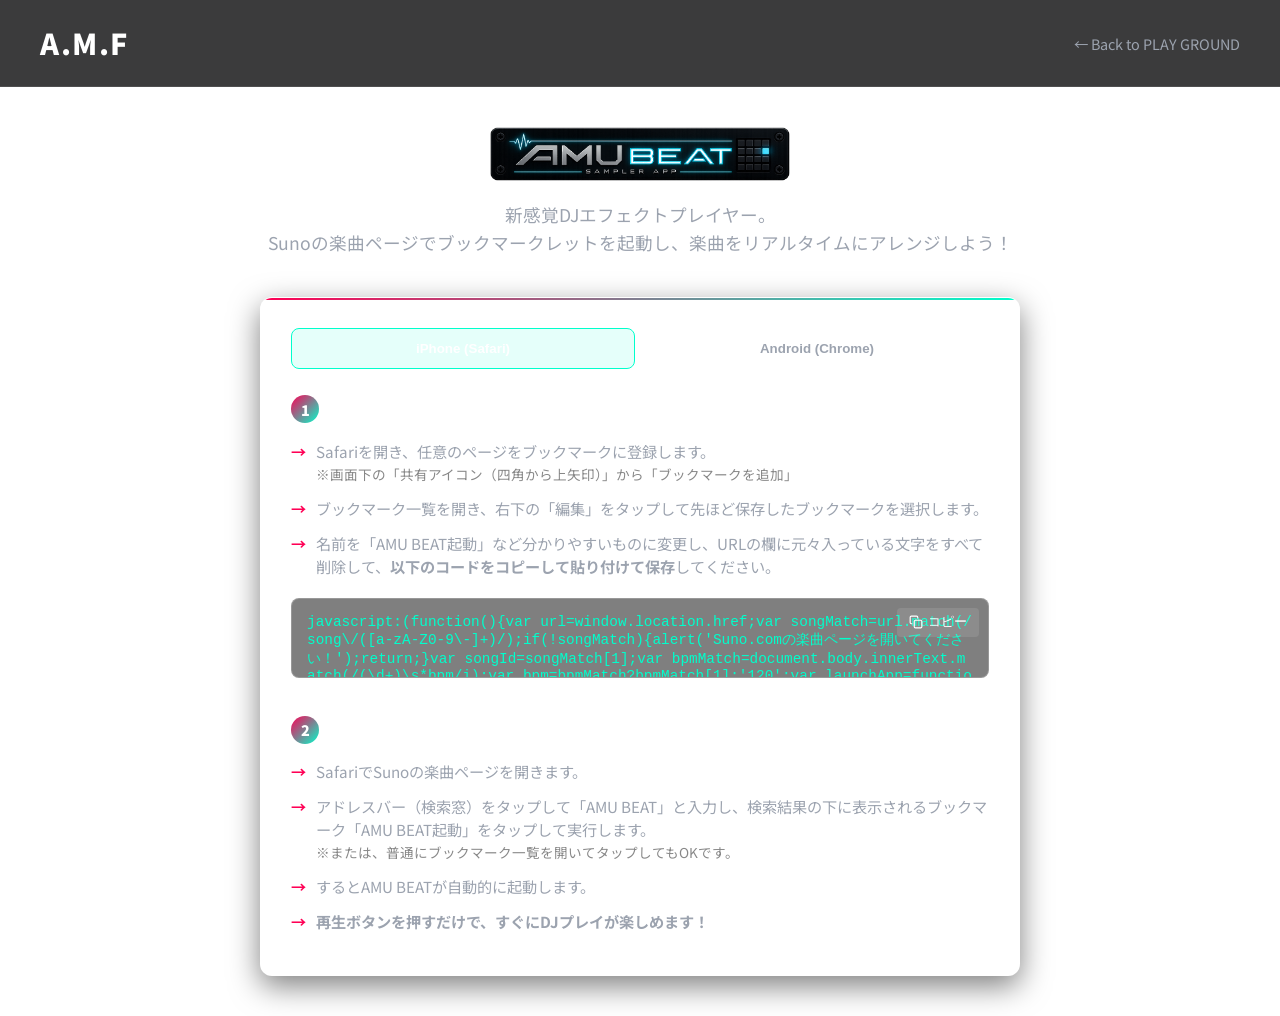
<file: amubeat.html>
<!DOCTYPE html>
<html lang="ja">
<head>
  <meta charset="UTF-8">
  <meta name="viewport" content="width=device-width, initial-scale=1.0">
  <title>A.M.F AMU BEAT - DJ Effect Player</title>
  
  <!-- Google Fonts -->
  <link rel="preconnect" href="https://fonts.googleapis.com">
  <link rel="preconnect" href="https://fonts.gstatic.com" crossorigin>
  <link href="https://fonts.googleapis.com/css2?family=Audiowide&family=Noto+Sans+JP:wght@400;700&family=Orbitron:wght@400;700;900&display=swap" rel="stylesheet">
  
  <link rel="stylesheet" href="style.css">
  
  <style>
    body {
      background-color: var(--color-bg);
      color: var(--color-text);
      font-family: 'Noto Sans JP', sans-serif;
      margin: 0;
      padding: 0;
      min-height: 100vh;
      display: flex;
      flex-direction: column;
    }

    .amf-header {
      padding: 20px 40px;
      display: flex;
      align-items: center;
      justify-content: space-between;
      border-bottom: 1px solid rgba(255, 255, 255, 0.1);
      background: rgba(10, 10, 12, 0.8);
      backdrop-filter: blur(10px);
    }

    .amf-logo-text {
      font-family: var(--font-display);
      font-size: 1.8rem;
      font-weight: 900;
      color: #fff;
      text-decoration: none;
      letter-spacing: 0.1rem;
    }

    .amuvi-container {
      flex: 1;
      display: flex;
      flex-direction: column;
      align-items: center;
      justify-content: center;
      padding: 40px 20px;
      max-width: 800px;
      margin: 0 auto;
      width: 100%;
    }

    .amuvi-title {
      font-family: var(--font-display);
      font-size: 3rem;
      font-weight: 900;
      color: #fff;
      margin-bottom: 10px;
      text-align: center;
      text-shadow: 0 0 20px rgba(255, 0, 85, 0.5);
      background: linear-gradient(135deg, #ff0055, #00ffcc);
      -webkit-background-clip: text;
      -webkit-text-fill-color: transparent;
    }

    .amuvi-subtitle {
      font-size: 1.1rem;
      color: var(--color-text-secondary);
      text-align: center;
      margin-bottom: 40px;
      line-height: 1.6;
    }

    .bookmarklet-box {
      background: rgba(255, 255, 255, 0.03);
      border: 1px solid rgba(255, 255, 255, 0.1);
      border-radius: 12px;
      padding: 30px;
      width: 100%;
      box-shadow: 0 10px 30px rgba(0, 0, 0, 0.5);
      position: relative;
      overflow: hidden;
    }

    .bookmarklet-box::before {
      content: '';
      position: absolute;
      top: 0;
      left: 0;
      width: 100%;
      height: 2px;
      background: linear-gradient(90deg, #ff0055, #00ffcc);
    }

    .step-title {
      font-size: 1.2rem;
      font-weight: 700;
      color: #fff;
      margin-bottom: 15px;
      display: flex;
      align-items: center;
      gap: 10px;
    }

    .step-number {
      background: linear-gradient(135deg, #ff0055, #00ffcc);
      color: #fff;
      width: 28px;
      height: 28px;
      border-radius: 50%;
      display: inline-flex;
      align-items: center;
      justify-content: center;
      font-family: var(--font-display);
      font-size: 0.9rem;
      font-weight: 900;
    }

    .code-area-container {
      position: relative;
      margin-bottom: 20px;
    }

    .bookmarklet-textarea {
      width: 100%;
      background: rgba(0, 0, 0, 0.5);
      border: 1px solid rgba(255, 255, 255, 0.2);
      border-radius: 8px;
      padding: 15px;
      color: #00ffcc;
      font-family: 'Courier New', Courier, monospace;
      font-size: 0.9rem;
      resize: none;
      min-height: 80px;
      word-break: break-all;
      outline: none;
      transition: border-color 0.3s;
    }

    .bookmarklet-textarea:focus {
      border-color: #00ffcc;
    }

    .copy-btn {
      position: absolute;
      top: 10px;
      right: 10px;
      background: rgba(255, 255, 255, 0.1);
      border: none;
      color: #fff;
      padding: 6px 12px;
      border-radius: 4px;
      font-size: 0.8rem;
      cursor: pointer;
      transition: all 0.2s;
      display: flex;
      align-items: center;
      gap: 5px;
    }

    .copy-btn:hover {
      background: rgba(255, 255, 255, 0.2);
    }

    .copy-btn.copied {
      background: #00ffcc;
      color: #000;
      font-weight: bold;
    }

    .instructions {
      list-style: none;
      padding: 0;
      margin: 0;
    }

    .instructions li {
      position: relative;
      padding-left: 25px;
      margin-bottom: 12px;
      color: var(--color-text-secondary);
      font-size: 0.95rem;
      line-height: 1.5;
    }

    .instructions li::before {
      content: '→';
      position: absolute;
      left: 0;
      color: #ff0055;
      font-weight: bold;
    }

    /* Tabs CSS */
    .tab-buttons {
      display: flex;
      gap: 10px;
      margin-bottom: 25px;
    }
    .tab-button {
      flex: 1;
      padding: 12px;
      background: rgba(255, 255, 255, 0.05);
      border: 1px solid rgba(255, 255, 255, 0.1);
      border-radius: 8px;
      color: var(--color-text-secondary);
      font-weight: 700;
      cursor: pointer;
      transition: all 0.3s;
    }
    .tab-button.active {
      background: rgba(0, 255, 204, 0.1);
      border-color: #00ffcc;
      color: #fff;
    }
    .device-content {
      display: none;
    }
    .device-content.active {
      display: block;
      animation: fadeIn 0.3s ease-in-out;
    }
    @keyframes fadeIn {
      from { opacity: 0; transform: translateY(5px); }
      to { opacity: 1; transform: translateY(0); }
    }
  </style>
</head>
<body>

  <header class="amf-header">
    <a href="index.html" class="amf-logo-text">A.M.F</a>
    <a href="index.html#playground" style="color: var(--color-text-secondary); text-decoration: none; font-size: 0.9rem;">← Back to PLAY GROUND</a>
  </header>

  <main class="amuvi-container">
    <img src="assets/amubeat_logo.png" alt="AMU BEAT" class="amuvi-logo-img" style="max-width: 300px; width: 100%; height: auto; margin-bottom: 20px;">
    <p class="amuvi-subtitle">
      新感覚DJエフェクトプレイヤー。<br>
      Sunoの楽曲ページでブックマークレットを起動し、楽曲をリアルタイムにアレンジしよう！
    </p>

    <div class="bookmarklet-box">
      <div class="tab-buttons">
        <button class="tab-button active" onclick="switchDevice('iphone')">iPhone (Safari)</button>
        <button class="tab-button" onclick="switchDevice('android')">Android (Chrome)</button>
      </div>

      <div class="step-title">
        <span class="step-number">1</span> ブックマークレットの登録
      </div>
      
      <div class="device-content iphone active">
        <ul class="instructions" style="margin-bottom: 20px;">
          <li>Safariを開き、任意のページをブックマークに登録します。<br><span style="font-size:0.85rem; color:#888;">※画面下の「共有アイコン（四角から上矢印）」から「ブックマークを追加」</span></li>
          <li>ブックマーク一覧を開き、右下の「編集」をタップして先ほど保存したブックマークを選択します。</li>
          <li>名前を「AMU BEAT起動」など分かりやすいものに変更し、URLの欄に元々入っている文字をすべて削除して、<strong>以下のコードをコピーして貼り付けて保存</strong>してください。</li>
        </ul>
      </div>

      <div class="device-content android">
        <ul class="instructions" style="margin-bottom: 20px;">
          <li>Chromeを開き、任意のページをブックマークに登録します。<br><span style="font-size:0.85rem; color:#888;">※右上の「︙（メニュー）」から「☆」をタップ</span></li>
          <li>メニューの「ブックマーク」を開き、先ほど保存したブックマークの右横にある「︙」から「編集」をタップします。</li>
          <li>名前を「AMU BEAT起動」など分かりやすいものに変更し、URLの欄に元々入っている文字をすべて削除して、<strong>以下のコードをコピーして貼り付けて保存</strong>してください。</li>
        </ul>
      </div>

      <div class="code-area-container">
        <textarea id="bookmarklet-code" class="bookmarklet-textarea" readonly>読み込み中...</textarea>
        <button id="copy-btn" class="copy-btn">
          <svg viewBox="0 0 24 24" width="14" height="14" stroke="currentColor" stroke-width="2" fill="none" stroke-linecap="round" stroke-linejoin="round"><rect x="9" y="9" width="13" height="13" rx="2" ry="2"></rect><path d="M5 15H4a2 2 0 0 1-2-2V4a2 2 0 0 1 2-2h9a2 2 0 0 1 2 2v1"></path></svg>
          コピー
        </button>
      </div>

      <div class="step-title" style="margin-top: 30px;">
        <span class="step-number">2</span> 使い方
      </div>

      <div class="device-content iphone active">
        <ul class="instructions">
          <li>SafariでSunoの楽曲ページを開きます。</li>
          <li>アドレスバー（検索窓）をタップして「AMU BEAT」と入力し、検索結果の下に表示されるブックマーク「AMU BEAT起動」をタップして実行します。<br><span style="font-size:0.85rem; color:#888;">※または、普通にブックマーク一覧を開いてタップしてもOKです。</span></li>
          <li>するとAMU BEATが自動的に起動します。</li>
          <li><strong>再生ボタンを押すだけで、すぐにDJプレイが楽しめます！</strong>
          </li>
        </ul>
      </div>

      <div class="device-content android">
        <ul class="instructions">
          <li>ChromeでSunoの楽曲ページを開きます。</li>
          <li>アドレスバー（検索窓）をタップして「AMU BEAT」と入力し、検索結果の下に表示されるブックマーク「AMU BEAT起動」をタップして実行します。</li>
          <li>するとAMU BEATが自動的に起動します。</li>
          <li><strong>再生ボタンを押すだけで、すぐにDJプレイが楽しめます！</strong>
          </li>
        </ul>
      </div>
    </div>
  </main>

  <script>
    // Fetch the bookmarklet code from assets/bookmarklet.txt
    document.addEventListener('DOMContentLoaded', async () => {
      const textarea = document.getElementById('bookmarklet-code');
      const copyBtn = document.getElementById('copy-btn');
      
      try {
        // Prevent caching by appending a timestamp to the fetch URL
        const response = await fetch('assets/amubeat_bookmarklet.txt?t=' + Date.now());
        if (!response.ok) throw new Error('Failed to load code');
        const code = await response.text();
        textarea.value = code.trim();
      } catch (err) {
        textarea.value = "エラー: ブックマークレットのコードを読み込めませんでした。\n手動でコードを登録してください。";
        console.error(err);
      }

      // Copy to clipboard functionality
      copyBtn.addEventListener('click', async () => {
        try {
          await navigator.clipboard.writeText(textarea.value);
          
          // Visual feedback
          const originalText = copyBtn.innerHTML;
          copyBtn.classList.add('copied');
          copyBtn.innerHTML = '<svg viewBox="0 0 24 24" width="14" height="14" stroke="currentColor" stroke-width="2" fill="none" stroke-linecap="round" stroke-linejoin="round"><polyline points="20 6 9 17 4 12"></polyline></svg> コピー完了';
          
          setTimeout(() => {
            copyBtn.classList.remove('copied');
            copyBtn.innerHTML = originalText;
          }, 2000);
        } catch (err) {
          alert('コピーに失敗しました。手動でコピーしてください。');
        }
      });
    });

    // Tab Switching logic
    window.switchDevice = function(device) {
      document.querySelectorAll('.tab-button').forEach(btn => btn.classList.remove('active'));
      document.querySelector(`.tab-button[onclick="switchDevice('${device}')"]`).classList.add('active');
      
      document.querySelectorAll('.device-content').forEach(content => content.classList.remove('active'));
      document.querySelectorAll(`.device-content.${device}`).forEach(content => content.classList.add('active'));
    };
  </script>
</body>
</html>
</file>
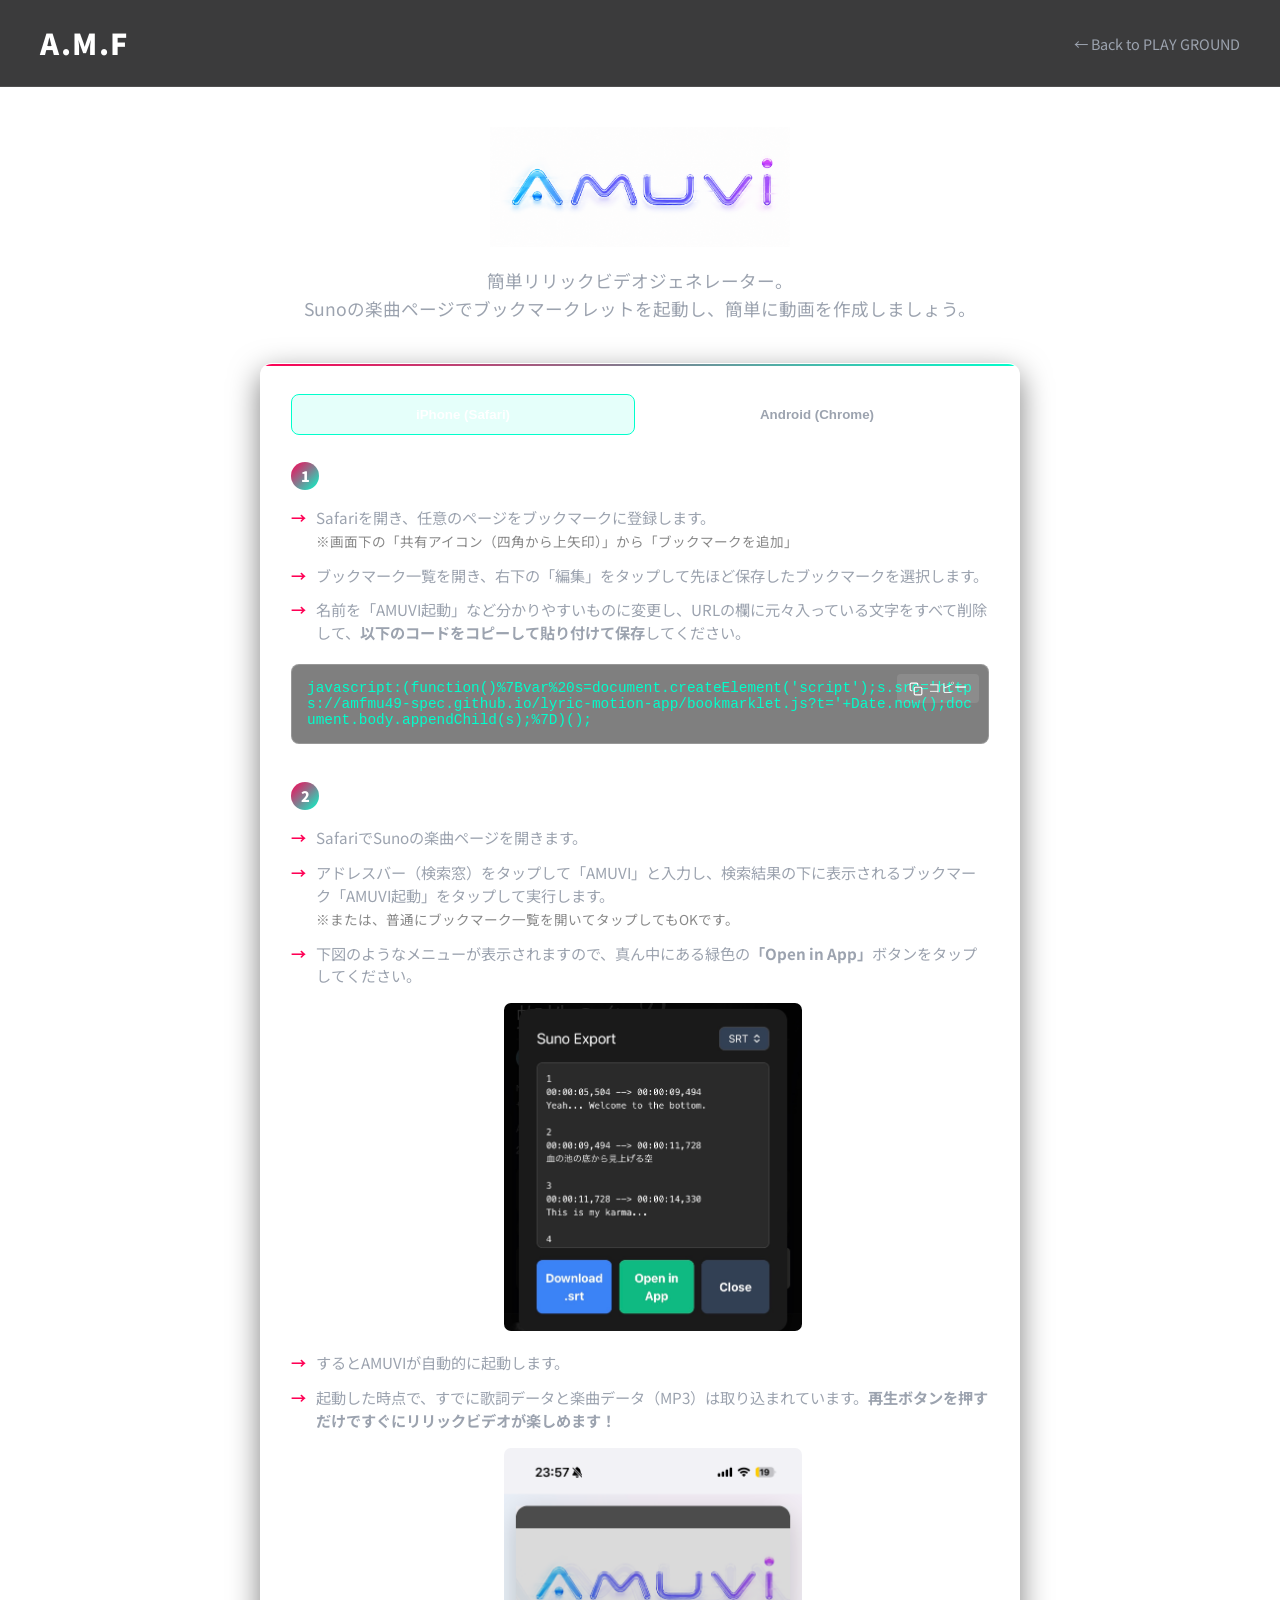
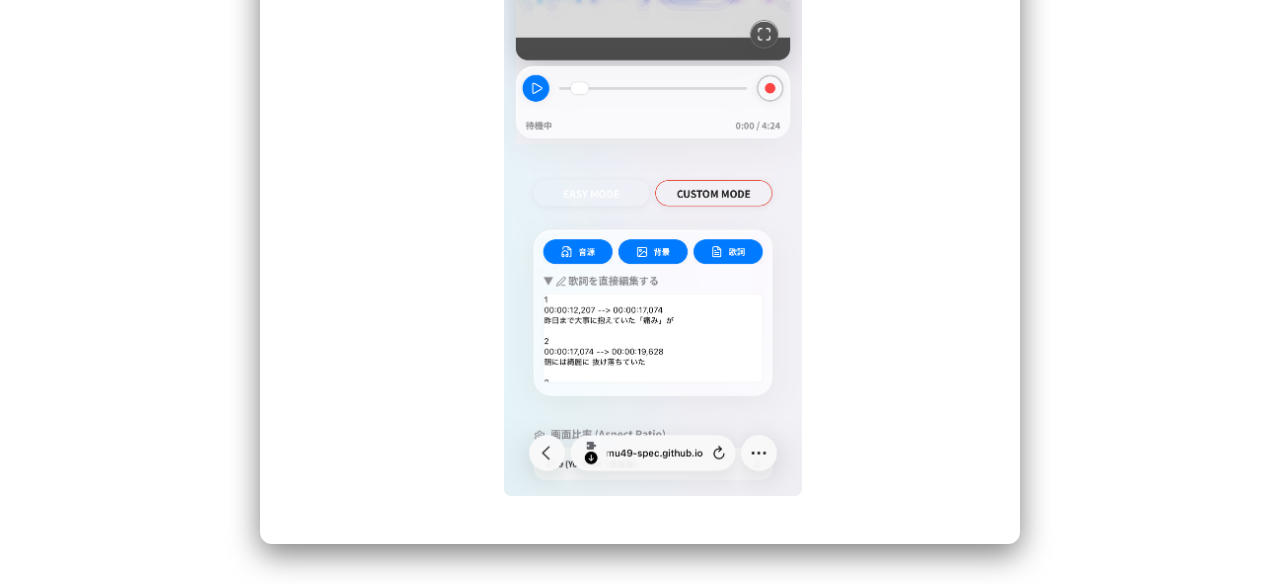
<file: amuvi.html>
<!DOCTYPE html>
<html lang="ja">
<head>
  <meta charset="UTF-8">
  <meta name="viewport" content="width=device-width, initial-scale=1.0">
  <title>A.M.F AMUVI - Lyric Video Generator</title>
  
  <!-- Google Fonts -->
  <link rel="preconnect" href="https://fonts.googleapis.com">
  <link rel="preconnect" href="https://fonts.gstatic.com" crossorigin>
  <link href="https://fonts.googleapis.com/css2?family=Audiowide&family=Noto+Sans+JP:wght@400;700&family=Orbitron:wght@400;700;900&display=swap" rel="stylesheet">
  
  <link rel="stylesheet" href="style.css">
  
  <style>
    body {
      background-color: var(--color-bg);
      color: var(--color-text);
      font-family: 'Noto Sans JP', sans-serif;
      margin: 0;
      padding: 0;
      min-height: 100vh;
      display: flex;
      flex-direction: column;
    }

    .amf-header {
      padding: 20px 40px;
      display: flex;
      align-items: center;
      justify-content: space-between;
      border-bottom: 1px solid rgba(255, 255, 255, 0.1);
      background: rgba(10, 10, 12, 0.8);
      backdrop-filter: blur(10px);
    }

    .amf-logo-text {
      font-family: var(--font-display);
      font-size: 1.8rem;
      font-weight: 900;
      color: #fff;
      text-decoration: none;
      letter-spacing: 0.1rem;
    }

    .amuvi-container {
      flex: 1;
      display: flex;
      flex-direction: column;
      align-items: center;
      justify-content: center;
      padding: 40px 20px;
      max-width: 800px;
      margin: 0 auto;
      width: 100%;
    }

    .amuvi-title {
      font-family: var(--font-display);
      font-size: 3rem;
      font-weight: 900;
      color: #fff;
      margin-bottom: 10px;
      text-align: center;
      text-shadow: 0 0 20px rgba(255, 0, 85, 0.5);
      background: linear-gradient(135deg, #ff0055, #00ffcc);
      -webkit-background-clip: text;
      -webkit-text-fill-color: transparent;
    }

    .amuvi-subtitle {
      font-size: 1.1rem;
      color: var(--color-text-secondary);
      text-align: center;
      margin-bottom: 40px;
      line-height: 1.6;
    }

    .bookmarklet-box {
      background: rgba(255, 255, 255, 0.03);
      border: 1px solid rgba(255, 255, 255, 0.1);
      border-radius: 12px;
      padding: 30px;
      width: 100%;
      box-shadow: 0 10px 30px rgba(0, 0, 0, 0.5);
      position: relative;
      overflow: hidden;
    }

    .bookmarklet-box::before {
      content: '';
      position: absolute;
      top: 0;
      left: 0;
      width: 100%;
      height: 2px;
      background: linear-gradient(90deg, #ff0055, #00ffcc);
    }

    .step-title {
      font-size: 1.2rem;
      font-weight: 700;
      color: #fff;
      margin-bottom: 15px;
      display: flex;
      align-items: center;
      gap: 10px;
    }

    .step-number {
      background: linear-gradient(135deg, #ff0055, #00ffcc);
      color: #fff;
      width: 28px;
      height: 28px;
      border-radius: 50%;
      display: inline-flex;
      align-items: center;
      justify-content: center;
      font-family: var(--font-display);
      font-size: 0.9rem;
      font-weight: 900;
    }

    .code-area-container {
      position: relative;
      margin-bottom: 20px;
    }

    .bookmarklet-textarea {
      width: 100%;
      background: rgba(0, 0, 0, 0.5);
      border: 1px solid rgba(255, 255, 255, 0.2);
      border-radius: 8px;
      padding: 15px;
      color: #00ffcc;
      font-family: 'Courier New', Courier, monospace;
      font-size: 0.9rem;
      resize: none;
      min-height: 80px;
      word-break: break-all;
      outline: none;
      transition: border-color 0.3s;
    }

    .bookmarklet-textarea:focus {
      border-color: #00ffcc;
    }

    .copy-btn {
      position: absolute;
      top: 10px;
      right: 10px;
      background: rgba(255, 255, 255, 0.1);
      border: none;
      color: #fff;
      padding: 6px 12px;
      border-radius: 4px;
      font-size: 0.8rem;
      cursor: pointer;
      transition: all 0.2s;
      display: flex;
      align-items: center;
      gap: 5px;
    }

    .copy-btn:hover {
      background: rgba(255, 255, 255, 0.2);
    }

    .copy-btn.copied {
      background: #00ffcc;
      color: #000;
      font-weight: bold;
    }

    .instructions {
      list-style: none;
      padding: 0;
      margin: 0;
    }

    .instructions li {
      position: relative;
      padding-left: 25px;
      margin-bottom: 12px;
      color: var(--color-text-secondary);
      font-size: 0.95rem;
      line-height: 1.5;
    }

    .instructions li::before {
      content: '→';
      position: absolute;
      left: 0;
      color: #ff0055;
      font-weight: bold;
    }

    /* Tabs CSS */
    .tab-buttons {
      display: flex;
      gap: 10px;
      margin-bottom: 25px;
    }
    .tab-button {
      flex: 1;
      padding: 12px;
      background: rgba(255, 255, 255, 0.05);
      border: 1px solid rgba(255, 255, 255, 0.1);
      border-radius: 8px;
      color: var(--color-text-secondary);
      font-weight: 700;
      cursor: pointer;
      transition: all 0.3s;
    }
    .tab-button.active {
      background: rgba(0, 255, 204, 0.1);
      border-color: #00ffcc;
      color: #fff;
    }
    .device-content {
      display: none;
    }
    .device-content.active {
      display: block;
      animation: fadeIn 0.3s ease-in-out;
    }
    @keyframes fadeIn {
      from { opacity: 0; transform: translateY(5px); }
      to { opacity: 1; transform: translateY(0); }
    }
  </style>
</head>
<body>

  <header class="amf-header">
    <a href="index.html" class="amf-logo-text">A.M.F</a>
    <a href="index.html#playground" style="color: var(--color-text-secondary); text-decoration: none; font-size: 0.9rem;">← Back to PLAY GROUND</a>
  </header>

  <main class="amuvi-container">
    <img src="assets/amuvi_logo.png" alt="AMUVI" class="amuvi-logo-img" style="max-width: 300px; width: 100%; height: auto; margin-bottom: 20px;">
    <p class="amuvi-subtitle">
      簡単リリックビデオジェネレーター。<br>
      Sunoの楽曲ページでブックマークレットを起動し、簡単に動画を作成しましょう。
    </p>

    <div class="bookmarklet-box">
      <div class="tab-buttons">
        <button class="tab-button active" onclick="switchDevice('iphone')">iPhone (Safari)</button>
        <button class="tab-button" onclick="switchDevice('android')">Android (Chrome)</button>
      </div>

      <div class="step-title">
        <span class="step-number">1</span> ブックマークレットの登録
      </div>
      
      <div class="device-content iphone active">
        <ul class="instructions" style="margin-bottom: 20px;">
          <li>Safariを開き、任意のページをブックマークに登録します。<br><span style="font-size:0.85rem; color:#888;">※画面下の「共有アイコン（四角から上矢印）」から「ブックマークを追加」</span></li>
          <li>ブックマーク一覧を開き、右下の「編集」をタップして先ほど保存したブックマークを選択します。</li>
          <li>名前を「AMUVI起動」など分かりやすいものに変更し、URLの欄に元々入っている文字をすべて削除して、<strong>以下のコードをコピーして貼り付けて保存</strong>してください。</li>
        </ul>
      </div>

      <div class="device-content android">
        <ul class="instructions" style="margin-bottom: 20px;">
          <li>Chromeを開き、任意のページをブックマークに登録します。<br><span style="font-size:0.85rem; color:#888;">※右上の「︙（メニュー）」から「☆」をタップ</span></li>
          <li>メニューの「ブックマーク」を開き、先ほど保存したブックマークの右横にある「︙」から「編集」をタップします。</li>
          <li>名前を「AMUVI起動」など分かりやすいものに変更し、URLの欄に元々入っている文字をすべて削除して、<strong>以下のコードをコピーして貼り付けて保存</strong>してください。</li>
        </ul>
      </div>

      <div class="code-area-container">
        <textarea id="bookmarklet-code" class="bookmarklet-textarea" readonly>読み込み中...</textarea>
        <button id="copy-btn" class="copy-btn">
          <svg viewBox="0 0 24 24" width="14" height="14" stroke="currentColor" stroke-width="2" fill="none" stroke-linecap="round" stroke-linejoin="round"><rect x="9" y="9" width="13" height="13" rx="2" ry="2"></rect><path d="M5 15H4a2 2 0 0 1-2-2V4a2 2 0 0 1 2-2h9a2 2 0 0 1 2 2v1"></path></svg>
          コピー
        </button>
      </div>

      <div class="step-title" style="margin-top: 30px;">
        <span class="step-number">2</span> 使い方
      </div>

      <div class="device-content iphone active">
        <ul class="instructions">
          <li>SafariでSunoの楽曲ページを開きます。</li>
          <li>アドレスバー（検索窓）をタップして「AMUVI」と入力し、検索結果の下に表示されるブックマーク「AMUVI起動」をタップして実行します。<br><span style="font-size:0.85rem; color:#888;">※または、普通にブックマーク一覧を開いてタップしてもOKです。</span></li>
          <li>下図のようなメニューが表示されますので、真ん中にある緑色の<strong>「Open in App」</strong>ボタンをタップしてください。
            <div style="text-align: center; margin-top: 15px; margin-bottom: 15px;">
              <img src="assets/amuvi_step.jpg" alt="Suno Export Modal" style="max-width: 100%; width: 300px; border-radius: 8px; border: 1px solid rgba(255,255,255,0.2);">
            </div>
          </li>
          <li>するとAMUVIが自動的に起動します。</li>
          <li>起動した時点で、すでに歌詞データと楽曲データ（MP3）は取り込まれています。<strong>再生ボタンを押すだけですぐにリリックビデオが楽しめます！</strong>
            <div style="text-align: center; margin-top: 15px; margin-bottom: 10px;">
              <img src="assets/amuvi_final_step.png" alt="AMUVI UI" style="max-width: 100%; width: 300px; border-radius: 8px; border: 1px solid rgba(255,255,255,0.2);">
            </div>
          </li>
        </ul>
      </div>

      <div class="device-content android">
        <ul class="instructions">
          <li>ChromeでSunoの楽曲ページを開きます。</li>
          <li>アドレスバー（検索窓）をタップして「AMUVI」と入力し、検索結果の下に表示されるブックマーク「AMUVI起動」をタップして実行します。</li>
          <li>下図のようなメニューが表示されますので、真ん中にある緑色の<strong>「Open in App」</strong>ボタンをタップしてください。
            <div style="text-align: center; margin-top: 15px; margin-bottom: 15px;">
              <img src="assets/amuvi_step.jpg" alt="Suno Export Modal" style="max-width: 100%; width: 300px; border-radius: 8px; border: 1px solid rgba(255,255,255,0.2);">
            </div>
          </li>
          <li>するとAMUVIが自動的に起動します。</li>
          <li>起動した時点で、すでに歌詞データと楽曲データ（MP3）は取り込まれています。<strong>再生ボタンを押すだけですぐにリリックビデオが楽しめます！</strong>
            <div style="text-align: center; margin-top: 15px; margin-bottom: 10px;">
              <img src="assets/amuvi_final_step.png" alt="AMUVI UI" style="max-width: 100%; width: 300px; border-radius: 8px; border: 1px solid rgba(255,255,255,0.2);">
            </div>
          </li>
        </ul>
      </div>
    </div>
  </main>

  <script>
    // Fetch the bookmarklet code from assets/bookmarklet.txt
    document.addEventListener('DOMContentLoaded', async () => {
      const textarea = document.getElementById('bookmarklet-code');
      const copyBtn = document.getElementById('copy-btn');
      
      try {
        // Prevent caching by appending a timestamp to the fetch URL
        const response = await fetch('assets/bookmarklet.txt?t=' + Date.now());
        if (!response.ok) throw new Error('Failed to load code');
        const code = await response.text();
        textarea.value = code.trim();
      } catch (err) {
        textarea.value = "エラー: ブックマークレットのコードを読み込めませんでした。\n手動でコードを登録してください。";
        console.error(err);
      }

      // Copy to clipboard functionality
      copyBtn.addEventListener('click', async () => {
        try {
          await navigator.clipboard.writeText(textarea.value);
          
          // Visual feedback
          const originalText = copyBtn.innerHTML;
          copyBtn.classList.add('copied');
          copyBtn.innerHTML = '<svg viewBox="0 0 24 24" width="14" height="14" stroke="currentColor" stroke-width="2" fill="none" stroke-linecap="round" stroke-linejoin="round"><polyline points="20 6 9 17 4 12"></polyline></svg> コピー完了';
          
          setTimeout(() => {
            copyBtn.classList.remove('copied');
            copyBtn.innerHTML = originalText;
          }, 2000);
        } catch (err) {
          alert('コピーに失敗しました。手動でコピーしてください。');
        }
      });
    });

    // Tab Switching logic
    window.switchDevice = function(device) {
      document.querySelectorAll('.tab-button').forEach(btn => btn.classList.remove('active'));
      document.querySelector(`.tab-button[onclick="switchDevice('${device}')"]`).classList.add('active');
      
      document.querySelectorAll('.device-content').forEach(content => content.classList.remove('active'));
      document.querySelectorAll(`.device-content.${device}`).forEach(content => content.classList.add('active'));
    };
  </script>
</body>
</html>
</file>
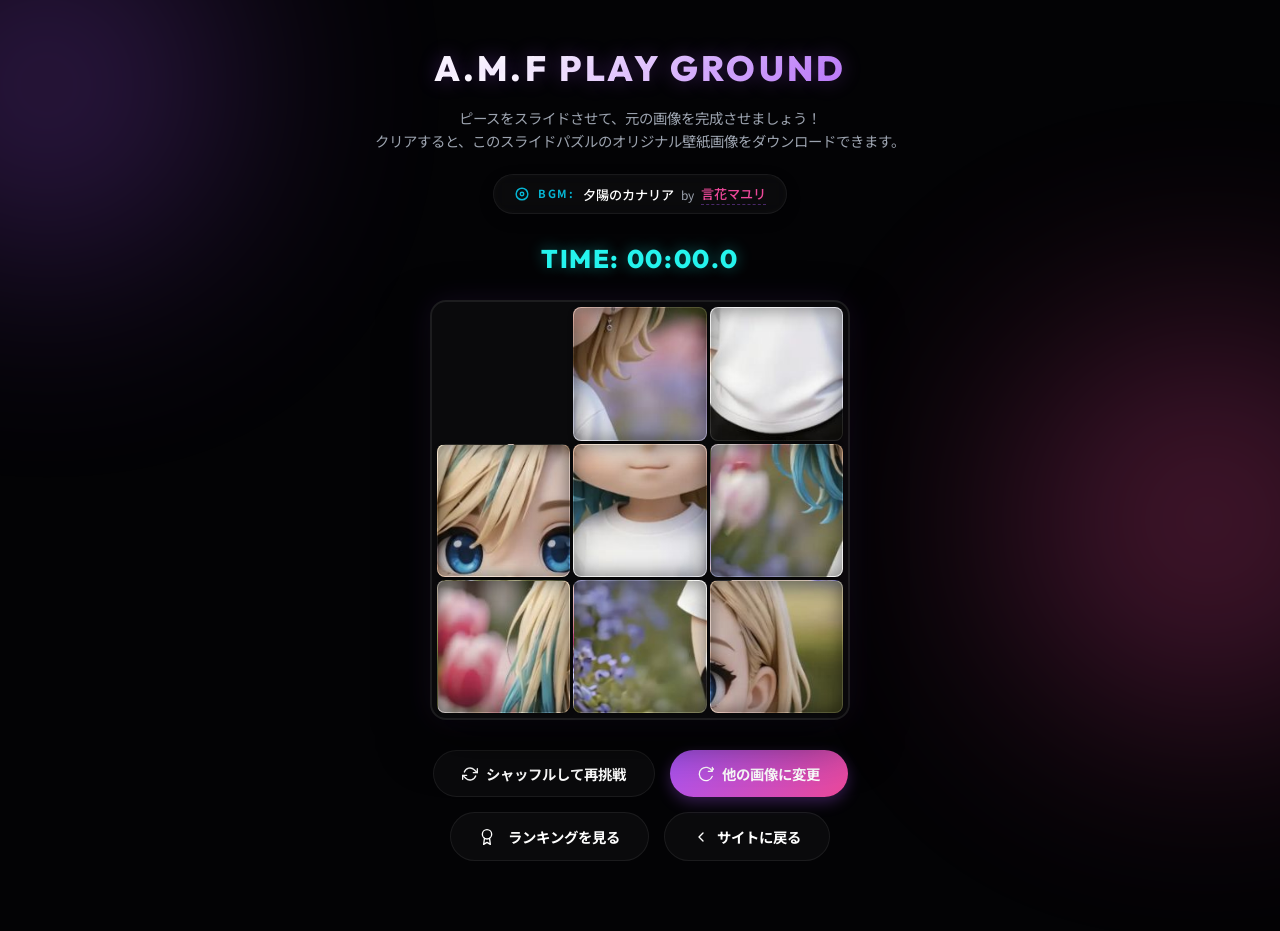
<file: game.html>
<!DOCTYPE html>
<html lang="ja">
<head>
  <meta charset="UTF-8">
  <meta name="viewport" content="width=device-width, initial-scale=1.0">
  <title>A.M.F PLAY GROUND - スライドパズル</title>
  
  <!-- Google Fonts -->
  <link rel="preconnect" href="https://fonts.googleapis.com">
  <link rel="preconnect" href="https://fonts.gstatic.com" crossorigin>
  <link href="https://fonts.googleapis.com/css2?family=Noto+Sans+JP:wght@300;400;500;700&family=Outfit:wght@300;400;600;800&display=swap" rel="stylesheet">
  
  <!-- Main site CSS for matching token designs -->
  <link rel="stylesheet" href="style.css">
  
  <style>
    .game-body {
      background-color: #030305;
      min-height: 100vh;
      display: flex;
      flex-direction: column;
      align-items: center;
      justify-content: center;
      padding: 40px 20px;
    }
    
    .game-container {
      max-width: 600px;
      width: 100%;
      text-align: center;
      margin: 0 auto;
    }
    
    .game-header {
      margin-bottom: 30px;
    }
    
    .game-title {
      font-family: var(--font-display);
      font-size: 2.2rem;
      font-weight: 800;
      letter-spacing: 0.2rem;
      background: linear-gradient(135deg, #fff 30%, var(--color-primary));
      -webkit-background-clip: text;
      -webkit-text-fill-color: transparent;
      margin-bottom: 10px;
      text-shadow: 0 0 20px rgba(168, 85, 247, 0.3);
    }
    
    .game-instructions {
      color: var(--color-text-secondary);
      font-size: 0.9rem;
      line-height: 1.6;
      margin-bottom: 25px;
    }
    
    /* Puzzle Area */
    .puzzle-wrap {
      position: relative;
      margin: 0 auto 30px auto;
      max-width: fit-content;
    }
    
    .puzzle-board {
      --board-size: 420px;
      width: var(--board-size);
      height: var(--board-size);
      display: grid;
      grid-template-columns: repeat(3, 1fr);
      grid-template-rows: repeat(3, 1fr);
      gap: 3px;
      background: rgba(255, 255, 255, 0.03);
      border: 2px solid rgba(255, 255, 255, 0.08);
      border-radius: 16px;
      padding: 5px;
      box-shadow: 0 20px 50px rgba(0, 0, 0, 0.6), 0 0 30px rgba(168, 85, 247, 0.1);
      position: relative;
    }
    
    @media (max-width: 480px) {
      .puzzle-board {
        --board-size: 85vw;
        border-radius: 12px;
      }
    }
    
    .puzzle-piece {
      width: 100%;
      height: 100%;
      background-image: var(--bg-image);
      background-size: var(--board-size) var(--board-size);
      background-position: calc(-1 * var(--orig-col) * (var(--board-size) - 10px) / 3) calc(-1 * var(--orig-row) * (var(--board-size) - 10px) / 3);
      border-radius: 8px;
      cursor: pointer;
      box-shadow: inset 0 0 20px rgba(0, 0, 0, 0.5), 0 2px 5px rgba(0, 0, 0, 0.4);
      border: 1px solid rgba(255, 255, 255, 0.08);
      transition: transform 0.2s cubic-bezier(0.25, 1, 0.5, 1);
    }
    
    .puzzle-piece:active {
      transform: scale(0.95);
    }
    
    .puzzle-piece.empty {
      background-image: none !important;
      background-color: transparent !important;
      border: none !important;
      box-shadow: none !important;
      cursor: default;
    }
    
    /* Control Panel */
    .game-controls {
      display: flex;
      justify-content: center;
      gap: 15px;
      margin-bottom: 30px;
    }
    
    .game-btn {
      padding: 12px 28px;
      border-radius: 30px;
      border: 1px solid var(--color-border);
      font-family: var(--font-body);
      font-size: 0.9rem;
      font-weight: 700;
      cursor: pointer;
      text-decoration: none;
      display: inline-flex;
      align-items: center;
      gap: 8px;
      transition: var(--transition-bounce);
      color: #fff;
      background: rgba(255, 255, 255, 0.03);
    }
    
    .game-btn:hover {
      background: rgba(255, 255, 255, 0.08);
      border-color: #fff;
      transform: translateY(-2px);
    }
    
    .game-btn-primary {
      background: linear-gradient(135deg, var(--color-primary), var(--color-secondary));
      border: none;
      box-shadow: 0 5px 15px rgba(168, 85, 247, 0.3);
    }
    
    .game-btn-primary:hover {
      box-shadow: 0 8px 25px rgba(168, 85, 247, 0.5);
      transform: translateY(-2px);
    }
    
    /* Success Screen */
    .success-overlay {
      position: absolute;
      top: 0;
      left: 0;
      width: 100%;
      height: 100%;
      background: rgba(5, 5, 7, 0.85);
      backdrop-filter: blur(10px);
      border-radius: 14px;
      display: flex;
      flex-direction: column;
      justify-content: center;
      align-items: center;
      opacity: 0;
      visibility: hidden;
      transition: opacity 0.5s ease, visibility 0.5s ease;
      z-index: 20;
    }
    
    .success-overlay.show {
      opacity: 1;
      visibility: visible;
    }
    
    .success-title {
      font-family: var(--font-display);
      font-size: 2.2rem;
      font-weight: 800;
      color: #fff;
      background: linear-gradient(135deg, #25f4ee 0%, var(--color-accent) 50%, var(--color-primary) 100%);
      -webkit-background-clip: text;
      -webkit-text-fill-color: transparent;
      margin-bottom: 10px;
      animation: pulseText 2s infinite ease-in-out;
    }
    
    .success-desc {
      color: var(--color-text-secondary);
      font-size: 0.95rem;
      margin-bottom: 25px;
      padding: 0 20px;
    }
    
    @keyframes pulseText {
      0%, 100% { transform: scale(1); }
      50% { transform: scale(1.03); }
    }
    
    .preview-box {
      width: 120px;
      height: 120px;
      border-radius: 12px;
      border: 2px solid rgba(255, 255, 255, 0.15);
      overflow: hidden;
      margin-bottom: 20px;
      box-shadow: 0 8px 24px rgba(0,0,0,0.5);
    }
    
    .preview-box img {
      width: 100%;
      height: 100%;
      object-fit: cover;
    }
    
    @keyframes rotateDisc {
      from { transform: rotate(0deg); }
      to { transform: rotate(360deg); }
    }
  </style>
</head>
<body class="game-body">

  <!-- Glowing Background Orbs -->
  <div class="glow-orb orb-1"></div>
  <div class="glow-orb orb-2"></div>

  <div class="game-container">
    
    <header class="game-header">
      <h1 class="game-title">A.M.F PLAY GROUND</h1>
      <p class="game-instructions">
        ピースをスライドさせて、元の画像を完成させましょう！<br>
        クリアすると、このスライドパズルのオリジナル壁紙画像をダウンロードできます。
      </p>
    </header>

    <!-- Now Playing BGM Credit Container -->
    <div id="now-playing-container" style="display: none; justify-content: center; align-items: center; gap: 8px; margin: -10px auto 25px auto; padding: 8px 20px; background: rgba(255, 255, 255, 0.03); border: 1px solid rgba(255, 255, 255, 0.06); border-radius: 30px; backdrop-filter: blur(10px); max-width: fit-content; box-shadow: 0 5px 15px rgba(0,0,0,0.2), inset 0 0 10px rgba(255,255,255,0.02); opacity: 0; transition: opacity 0.5s ease; z-index: 5; flex-wrap: wrap;">
      <span style="display: inline-flex; align-items: center; justify-content: center; width: 16px; height: 16px; color: var(--color-accent); animation: rotateDisc 3s linear infinite; flex-shrink: 0;">
        <svg viewBox="0 0 24 24" width="14" height="14" fill="none" stroke="currentColor" stroke-width="2.5">
          <circle cx="12" cy="12" r="10"></circle>
          <circle cx="12" cy="12" r="3"></circle>
        </svg>
      </span>
      <span style="font-size: 0.7rem; letter-spacing: 0.12rem; font-weight: 700; color: var(--color-accent); text-transform: uppercase; flex-shrink: 0;">BGM:</span>
      <span style="font-size: 0.82rem; color: #fff; font-weight: 500; display: flex; align-items: center; gap: 6px; flex-wrap: wrap;">
        <a id="music-title-link" href="" target="_blank" style="color: #fff; text-decoration: none; border-bottom: 1.5px dashed rgba(255,255,255,0.3); transition: border-color 0.2s, color 0.2s; white-space: nowrap;">楽曲名</a>
        <span style="color: var(--color-text-secondary); font-size: 0.75rem; font-weight: normal; margin: 0 1px;">by</span>
        <a id="music-artist-link" href="" target="_blank" style="color: var(--color-secondary); text-decoration: none; border-bottom: 1.5px dashed rgba(168,85,247,0.3); transition: border-color 0.2s, color 0.2s; white-space: nowrap;">アーティスト名</a>
      </span>
    </div>

    <!-- Timer Display -->
    <div id="timer-container" style="font-family: var(--font-display); font-size: 1.6rem; font-weight: 800; color: #25f4ee; margin-bottom: 20px; text-shadow: 0 0 15px rgba(37,244,238,0.4); letter-spacing: 0.1rem;">
      TIME: <span id="timer-val">00:00.0</span>
    </div>

    <!-- Puzzle Game Box -->
    <div class="puzzle-wrap">
      <div class="puzzle-board" id="puzzle-board">
        <!-- Dynamically populated pieces -->
      </div>
      
      <!-- Congratulations Modal Overlay inside Board -->
      <div class="success-overlay" id="success-overlay">
        <div class="preview-box">
          <img id="download-preview-img" src="" alt="Special Wallpaper Preview">
        </div>
        <h2 class="success-title">CLEAR!!</h2>
        <p id="clear-time-display" class="success-desc" style="font-size: 1.15rem; color: #25f4ee; font-weight: 700; margin-bottom: 5px; text-shadow: 0 0 10px rgba(37,244,238,0.3);"></p>
        <p class="success-desc" style="margin-bottom: 15px;">パズル完成おめでとうございます！</p>
        
        <!-- Score Submission -->
        <div id="score-submit-container" style="margin-bottom: 12px; display: flex; gap: 8px; width: 80%; max-width: 280px; justify-content: center; align-items: center;">
          <input type="text" id="player-name-input" placeholder="名前を入力 (英数字のみ)" style="flex: 1; padding: 8px 12px; background: rgba(255,255,255,0.03); border: 1px solid var(--color-border); border-radius: 20px; color: #fff; font-size: 0.82rem; outline: none; text-align: center; height: 35px;" maxlength="10">
          <button id="submit-score-btn" class="game-btn game-btn-primary" style="padding: 8px 18px; font-size: 0.82rem; margin: 0; height: 35px; border-radius: 20px;">登録</button>
        </div>
        <p id="submit-status-msg" style="font-size: 0.75rem; color: var(--color-accent); margin: -5px 0 15px 0; display: none; font-weight: 600;"></p>
        
        <!-- Leaderboard (Top 5) -->
        <div id="leaderboard-box" style="margin-bottom: 20px; background: rgba(255,255,255,0.03); border: 1px solid rgba(255,255,255,0.06); padding: 12px 25px; border-radius: 12px; width: 80%; max-width: 280px; text-align: left; box-shadow: inset 0 0 10px rgba(255,255,255,0.02);">
          <h4 style="font-family: var(--font-display); font-size: 0.85rem; font-weight: 700; color: var(--color-accent); margin-top: 0; margin-bottom: 8px; letter-spacing: 0.05rem; border-bottom: 1px solid rgba(255,255,255,0.06); padding-bottom: 4px; text-transform: uppercase;">GLOBAL LEADERBOARD (BEST 5)</h4>
          <ol id="leaderboard-list" style="font-size: 0.82rem; color: var(--color-text-secondary); padding-left: 15px; margin: 0; line-height: 1.6; list-style-type: decimal;">
            <!-- Loaded dynamically -->
          </ol>
        </div>

        <a id="download-link" class="game-btn game-btn-primary" href="" download="amf_special_wallpaper.jpg">
          <svg viewBox="0 0 24 24" width="16" height="16" stroke="currentColor" stroke-width="2.5" fill="none" style="margin-right: 5px;">
            <path d="M21 15v4a2 2 0 0 1-2 2H5a2 2 0 0 1-2-2v-4"></path>
            <polyline points="7 10 12 15 17 10"></polyline>
            <line x1="12" y1="15" x2="12" y2="3"></line>
          </svg>
          画像をダウンロード
        </a>
      </div>
    </div>

    <!-- Bottom Actions -->
    <div class="game-controls" style="flex-wrap: wrap;">
      <button id="shuffle-btn" class="game-btn">
        <svg viewBox="0 0 24 24" width="16" height="16" stroke="currentColor" stroke-width="2" fill="none" stroke-linecap="round" stroke-linejoin="round">
          <polyline points="23 4 23 10 17 10"></polyline>
          <polyline points="1 20 1 14 7 14"></polyline>
          <path d="M3.51 9a9 9 0 0 1 14.85-3.36L23 10M1 14l4.64 4.36A9 9 0 0 0 20.49 15"></path>
        </svg>
        シャッフルして再挑戦
      </button>
      <button id="change-image-btn" class="game-btn game-btn-primary">
        <svg viewBox="0 0 24 24" width="16" height="16" stroke="currentColor" stroke-width="2" fill="none" stroke-linecap="round" stroke-linejoin="round">
          <path d="M21.5 2v6h-6M21.34 15.57a10 10 0 1 1-.57-8.38l5.67-5.67"></path>
        </svg>
        他の画像に変更
      </button>
      <button id="view-leaderboard-btn" class="game-btn">
        <svg viewBox="0 0 24 24" width="16" height="16" stroke="currentColor" stroke-width="2" fill="none" stroke-linecap="round" stroke-linejoin="round" style="margin-right: 5px;">
          <circle cx="12" cy="8" r="7"></circle>
          <polyline points="8.21 13.89 7 23 12 20 17 23 15.79 13.88"></polyline>
        </svg>
        ランキングを見る
      </button>
      <a href="index.html" class="game-btn">
        <svg viewBox="0 0 24 24" width="16" height="16" stroke="currentColor" stroke-width="2" fill="none" stroke-linecap="round" stroke-linejoin="round">
          <polyline points="15 18 9 12 15 6"></polyline>
        </svg>
        サイトに戻る
      </a>
    </div>

    <!-- Leaderboard Modal (View at any time) -->
    <div id="leaderboard-modal" class="success-overlay" style="z-index: 30; position: fixed; width: 100vw; height: 100vh; left: 0; top: 0; background: rgba(5, 5, 7, 0.95);">
      <div style="background: rgba(15, 15, 25, 0.95); border: 2px solid rgba(255, 255, 255, 0.08); padding: 30px 25px; border-radius: 20px; width: 90%; max-width: 320px; text-align: center; box-shadow: 0 20px 50px rgba(0,0,0,0.8), 0 0 30px rgba(37,244,238,0.15); backdrop-filter: blur(20px); position: relative;">
        <h3 style="font-family: var(--font-display); font-size: 1.3rem; font-weight: 800; color: #25f4ee; margin-top: 0; margin-bottom: 20px; letter-spacing: 0.1rem; text-shadow: 0 0 15px rgba(37,244,238,0.3); text-transform: uppercase;">GLOBAL LEADERBOARD</h3>
        
        <div style="background: rgba(255, 255, 255, 0.02); border: 1px solid rgba(255, 255, 255, 0.06); padding: 15px 20px; border-radius: 12px; text-align: left; margin-bottom: 25px; min-height: 120px; box-shadow: inset 0 0 10px rgba(255,255,255,0.01);">
          <ol id="modal-leaderboard-list" style="font-size: 0.88rem; color: var(--color-text-secondary); padding-left: 20px; margin: 0; line-height: 1.8; list-style-type: decimal;">
            <!-- Loaded dynamically -->
          </ol>
        </div>

        <button id="close-leaderboard-btn" class="game-btn game-btn-primary" style="padding: 10px 30px; border-radius: 20px; font-size: 0.85rem; width: 100%; justify-content: center; margin: 0;">閉じる</button>
      </div>
    </div>

  </div>

  <!-- Load Configurations -->
  <script src="config.js"></script>
  
  <script>
    document.addEventListener('DOMContentLoaded', () => {
      // 1. Get configuration
      let config = null;
      const localData = localStorage.getItem('band_config_data');
      const fileConfig = window.BAND_CONFIG;
      
      if (localData) {
        try {
          const parsedLocal = JSON.parse(localData);
          // If config.js is newer than localStorage, clear localStorage and use config.js
          if (fileConfig && fileConfig.lastUpdated && parsedLocal.lastUpdated && fileConfig.lastUpdated > parsedLocal.lastUpdated) {
            localStorage.removeItem('band_config_data');
            config = fileConfig;
            console.log('Detected newer config.js. Cleared local cache.');
          } else if (fileConfig && fileConfig.lastUpdated && !parsedLocal.lastUpdated) {
            localStorage.removeItem('band_config_data');
            config = fileConfig;
          } else {
            config = parsedLocal;
          }
        } catch(e) {
          config = fileConfig;
        }
      } else {
        config = fileConfig;
      }
      
      // Filter out non-empty registered images
      let validImages = [];
      if (config) {
        if (config.gameImages && Array.isArray(config.gameImages)) {
          validImages = config.gameImages.filter(img => img && img.trim() !== '');
        }
        // Fallback for transition compatibility
        if (validImages.length === 0 && config.gameImage) {
          validImages.push(config.gameImage);
        }
      }
      // Ultimate fallback
      if (validImages.length === 0) {
        validImages.push('assets/space.png');
      }

      // Timer & Leaderboard states
      let timerInterval = null;
      let startTime = 0;
      let timerStarted = false;
      
      function updateTimer() {
        const diff = Date.now() - startTime;
        const minutes = Math.floor(diff / 60000);
        const seconds = Math.floor((diff % 60000) / 1000);
        const milliseconds = Math.floor((diff % 1000) / 100);
        
        const minStr = String(minutes).padStart(2, '0');
        const secStr = String(seconds).padStart(2, '0');
        
        document.getElementById('timer-val').textContent = `${minStr}:${secStr}.${milliseconds}`;
      }
      
      function startTimer() {
        startTime = Date.now();
        timerInterval = setInterval(updateTimer, 100);
        timerStarted = true;
      }
      
      function stopTimer() {
        if (timerInterval) {
          clearInterval(timerInterval);
          timerInterval = null;
        }
      }

      const kvdbUrl = 'https://kvdb.io/amf_slide_puzzle_leaderboard_v2/scores';

      // ランキングの取得 (共通関数)
      const fetchLeaderboard = () => {
        return fetch(kvdbUrl)
          .then(res => {
            if (res.status === 404) {
              return []; // データがまだ存在しない場合は空配列
            }
            return res.json();
          })
          .catch(err => {
            console.error('Failed to fetch leaderboard:', err);
            throw err;
          });
      };

      function updateLeaderboard(rawTime, playerName = '') {
        const listEl = document.getElementById('leaderboard-list');
        
        // ヘルパー: ランキングの描画
        const renderEntries = (entries) => {
          listEl.innerHTML = '';
          if (!entries || entries.length === 0) {
            listEl.innerHTML = '<li style="list-style-type: none; margin-left: -15px; color: var(--color-text-secondary);">記録がありません</li>';
            return;
          }
          
          entries.forEach((entry, idx) => {
            const score = parseInt(entry.score);
            const min = Math.floor(score / 60000);
            const sec = Math.floor((score % 60000) / 1000);
            const ms = Math.floor((score % 1000) / 10);
            const formatted = `${min > 0 ? min + 'm ' : ''}${sec}.${String(ms).padStart(2, '0')}s`;
            
            const li = document.createElement('li');
            li.style.color = idx === 0 ? 'var(--color-accent)' : (idx < 3 ? '#fff' : 'var(--color-text-secondary)');
            li.style.marginBottom = '4px';
            li.innerHTML = `<strong>${idx + 1}位 (${entry.name}):</strong> ${formatted}`;
            listEl.appendChild(li);
          });
        };

        // スコア登録処理
        if (rawTime > 0 && playerName.trim() !== '') {
          const sanitizedName = playerName.replace(/[^a-zA-Z0-9]/g, '').substring(0, 10); // 半角英数字のみ、最大10文字
          if (sanitizedName) {
            const statusMsg = document.getElementById('submit-status-msg');
            statusMsg.style.display = 'block';
            statusMsg.style.color = '#fff';
            statusMsg.textContent = 'スコア登録中...';

            fetchLeaderboard()
              .then(entries => {
                // 新しいスコアを追加
                entries.push({ name: sanitizedName, score: rawTime });
                // タイム順（昇順）にソート
                entries.sort((a, b) => a.score - b.score);
                // 上位5件に絞り込み
                const top5 = entries.slice(0, 5);

                // KVdbに保存
                return fetch(kvdbUrl, {
                  method: 'PUT',
                  headers: {
                    'Content-Type': 'application/json'
                  },
                  body: JSON.stringify(top5)
                }).then(() => top5);
              })
              .then((updatedEntries) => {
                statusMsg.textContent = '登録が完了しました！';
                statusMsg.style.color = 'var(--color-accent)';
                document.getElementById('score-submit-container').style.display = 'none';
                renderEntries(updatedEntries);
              })
              .catch(err => {
                console.error('Failed to submit score:', err);
                statusMsg.textContent = '登録に失敗しました。';
                statusMsg.style.color = '#ef4444';
              });
          }
          return;
        }

        // 初期ロード時のランキング取得
        fetchLeaderboard()
          .then(entries => {
            renderEntries(entries);
          })
          .catch(() => {
            listEl.innerHTML = '<li style="list-style-type: none; margin-left: -15px; color: #ef4444;">データの取得に失敗しました</li>';
          });
      }

      // BGM audio states
      let bgmAudio = null;
      let fadeInterval = null;
      let loopTimeout = null;
      const targetVolume = 0.3; // 30% volume
      let currentMusicData = '';
      let audioStartedByUser = false;

      // playBGM handles fade-out and fade-in logic
      function playBGM(musicData) {
        currentMusicData = musicData;
        
        if (loopTimeout) {
          clearTimeout(loopTimeout);
          loopTimeout = null;
        }

        if (!musicData) {
          if (bgmAudio) {
            fadeOutAndStop(bgmAudio);
          }
          return;
        }

        if (bgmAudio) {
          fadeOutAndSwitch(musicData);
        } else {
          startNewBGM(musicData);
        }
      }

      function startNewBGM(musicData) {
        bgmAudio = new Audio(musicData);
        bgmAudio.loop = true; // Native loop so short tracks loop seamlessly
        bgmAudio.volume = 0;
        
        // Loop restart timer (every 60s)
        setup60SecLoop();

        const playPromise = bgmAudio.play();
        if (playPromise !== undefined) {
          playPromise.then(() => {
            audioStartedByUser = true;
            fadeIn(bgmAudio);
          }).catch(error => {
            console.log("Audio autoplay prevented. Will play on interaction.", error);
            audioStartedByUser = false;
          });
        }
      }

      function fadeIn(audio) {
        if (fadeInterval) clearInterval(fadeInterval);
        let vol = audio.volume;
        fadeInterval = setInterval(() => {
          if (!audio || audio.paused) {
            clearInterval(fadeInterval);
            return;
          }
          vol += 0.02;
          if (vol >= targetVolume) {
            vol = targetVolume;
            clearInterval(fadeInterval);
          }
          audio.volume = vol;
        }, 100);
      }

      function fadeOutAndStop(audio) {
        if (fadeInterval) clearInterval(fadeInterval);
        let vol = audio.volume;
        fadeInterval = setInterval(() => {
          vol -= 0.03;
          if (vol <= 0) {
            vol = 0;
            audio.pause();
            clearInterval(fadeInterval);
          }
          audio.volume = vol;
        }, 50);
      }

      function fadeOutAndSwitch(newMusicData) {
        if (fadeInterval) clearInterval(fadeInterval);
        let vol = bgmAudio.volume;
        fadeInterval = setInterval(() => {
          vol -= 0.03;
          if (vol <= 0) {
            vol = 0;
            bgmAudio.pause();
            clearInterval(fadeInterval);
            bgmAudio = null;
            startNewBGM(newMusicData);
          }
          if (bgmAudio) bgmAudio.volume = vol;
        }, 50);
      }

      function setup60SecLoop() {
        if (loopTimeout) clearTimeout(loopTimeout);
        loopTimeout = setTimeout(() => {
          if (bgmAudio && !bgmAudio.paused) {
            fadeOutAndRestart();
          }
        }, 60000); // 60 seconds loop
      }

      function fadeOutAndRestart() {
        if (fadeInterval) clearInterval(fadeInterval);
        let vol = bgmAudio.volume;
        fadeInterval = setInterval(() => {
          vol -= 0.03;
          if (vol <= 0) {
            vol = 0;
            clearInterval(fadeInterval);
            if (bgmAudio) {
              bgmAudio.currentTime = 0;
              fadeIn(bgmAudio);
              setup60SecLoop();
            }
          }
          if (bgmAudio) bgmAudio.volume = vol;
        }, 50);
      }

      // Try playing BGM if browser blocked initial autoplay
      function tryTriggerBGM() {
        if (bgmAudio && !audioStartedByUser && currentMusicData) {
          bgmAudio.play().then(() => {
            audioStartedByUser = true;
            fadeIn(bgmAudio);
          }).catch(e => console.log("Blocked:", e));
        }
      }

      let currentImageSrc = '';

      // Randomly pick a new puzzle image (ensuring it changes if more than 1 image exists)
      function selectRandomImage() {
        if (validImages.length <= 1) {
          currentImageSrc = validImages[0];
          return;
        }
        const candidates = validImages.filter(img => img !== currentImageSrc);
        currentImageSrc = candidates[Math.floor(Math.random() * candidates.length)];
      }

      const board = document.getElementById('puzzle-board');
      const downloadLink = document.getElementById('download-link');
      const downloadPreviewImg = document.getElementById('download-preview-img');

      // Update UI components with selected image
      function applyImage(imgSrc) {
        downloadLink.href = imgSrc;
        downloadPreviewImg.src = imgSrc;
        board.style.setProperty('--bg-image', `url(${imgSrc})`);
      }
      
      // 2. Puzzle States
      const size = 3; // 3x3 Grid
      let pieces = []; // 0 to 8 (8 is empty)
      let winState = [0, 1, 2, 3, 4, 5, 6, 7, 8];
      
      // 3. Initialize Board
      function initGame(changeImage = false) {
        // Reset overlay
        document.getElementById('success-overlay').classList.remove('show');
        
        // Reset timer
        stopTimer();
        document.getElementById('timer-val').textContent = '00:00.0';
        timerStarted = false;
        
        // Randomize image if requested or first load
        if (changeImage || !currentImageSrc) {
          selectRandomImage();
        }
        applyImage(currentImageSrc);

        // Play BGM mapped to current image & update credits
        const origIdx = config ? config.gameImages.indexOf(currentImageSrc) : -1;
        const currentMusicSrc = (origIdx !== -1 && config && config.gameMusics) ? config.gameMusics[origIdx] : '';
        playBGM(currentMusicSrc);

        // Update BGM Credit Display
        const nowPlaying = document.getElementById('now-playing-container');
        if (config && nowPlaying) {
          const detail = (origIdx !== -1 && config.gameMusicDetails) ? config.gameMusicDetails[origIdx] : null;
          const hasTitle = detail && detail.title && detail.title.trim() !== '';
          const hasArtist = detail && detail.artist && detail.artist.trim() !== '';
          
          if ((hasTitle || hasArtist) && currentMusicSrc) {
            const titleLink = document.getElementById('music-title-link');
            const artistLink = document.getElementById('music-artist-link');
            
            // Set credits text
            titleLink.textContent = hasTitle ? detail.title : 'Unknown Track';
            artistLink.textContent = hasArtist ? detail.artist : 'Unknown Artist';
            
            // Configure title link
            if (detail.titleLink && detail.titleLink.trim() !== '') {
              titleLink.href = detail.titleLink;
              titleLink.style.pointerEvents = 'auto';
              titleLink.style.borderBottom = '1.5px dashed rgba(255,255,255,0.4)';
              titleLink.style.cursor = 'pointer';
            } else {
              titleLink.removeAttribute('href');
              titleLink.style.pointerEvents = 'none';
              titleLink.style.borderBottom = 'none';
              titleLink.style.cursor = 'default';
            }
            
            // Configure artist link
            if (detail.artistLink && detail.artistLink.trim() !== '') {
              artistLink.href = detail.artistLink;
              artistLink.style.pointerEvents = 'auto';
              artistLink.style.borderBottom = '1.5px dashed rgba(168,85,247,0.4)';
              artistLink.style.cursor = 'pointer';
            } else {
              artistLink.removeAttribute('href');
              artistLink.style.pointerEvents = 'none';
              artistLink.style.borderBottom = 'none';
              artistLink.style.cursor = 'default';
            }
            
            // Show credit container
            nowPlaying.style.display = 'inline-flex';
            void nowPlaying.offsetWidth; // Force reflow
            nowPlaying.style.opacity = '1';
          } else {
            // Hide container
            nowPlaying.style.opacity = '0';
            setTimeout(() => {
              if (nowPlaying.style.opacity === '0') {
                nowPlaying.style.display = 'none';
              }
            }, 500);
          }
        } else if (nowPlaying) {
          nowPlaying.style.display = 'none';
        }
        
        // Reset puzzle order
        pieces = [...winState];
        shuffleBoard();
        renderBoard();
      }
      
      // Shuffle logic by performing random valid moves (ensures solvability)
      function shuffleBoard() {
        let emptyIdx = pieces.indexOf(size * size - 1);
        
        // Make 150 random moves to shuffle
        for (let k = 0; k < 150; k++) {
          const validMoves = [];
          const row = Math.floor(emptyIdx / size);
          const col = emptyIdx % size;
          
          if (row > 0) validMoves.push(emptyIdx - size); // Up
          if (row < size - 1) validMoves.push(emptyIdx + size); // Down
          if (col > 0) validMoves.push(emptyIdx - 1); // Left
          if (col < size - 1) validMoves.push(emptyIdx + 1); // Right
          
          // Randomly select one adjacent piece and swap
          const randomMove = validMoves[Math.floor(Math.random() * validMoves.length)];
          pieces[emptyIdx] = pieces[randomMove];
          pieces[randomMove] = size * size - 1; // move empty to new pos
          emptyIdx = randomMove;
        }
      }
      
      // Render elements
      function renderBoard() {
        board.innerHTML = '';
        
        pieces.forEach((pieceVal, currentIdx) => {
          const piece = document.createElement('div');
          piece.className = 'puzzle-piece';
          
          // If this is the empty spot (value is 8)
          if (pieceVal === size * size - 1) {
            piece.classList.add('empty');
          } else {
            // Set background crop using CSS Variables
            const origRow = Math.floor(pieceVal / size);
            const origCol = pieceVal % size;
            piece.style.setProperty('--orig-row', origRow);
            piece.style.setProperty('--orig-col', origCol);
            
            // Swap Handler
            piece.addEventListener('click', () => {
              handlePieceClick(currentIdx);
            });
            
            // Touch Support
            piece.addEventListener('touchstart', (e) => {
              e.preventDefault(); // Stop zoom
              handlePieceClick(currentIdx);
            });
          }
          
          board.appendChild(piece);
        });
      }
      
      // Handle Click/Touch moves
      function handlePieceClick(clickedIdx) {
        // Try playing BGM if browser blocked initial autoplay
        tryTriggerBGM();

        // Start timer on first move
        if (!timerStarted) {
          startTimer();
        }

        const emptyIdx = pieces.indexOf(size * size - 1);
        
        const clickRow = Math.floor(clickedIdx / size);
        const clickCol = clickedIdx % size;
        const emptyRow = Math.floor(emptyIdx / size);
        const emptyCol = emptyIdx % size;
        
        // Check adjacency
        const isAdjacent = (Math.abs(clickRow - emptyRow) + Math.abs(clickCol - emptyCol)) === 1;
        
        if (isAdjacent) {
          // Swap positions
          pieces[emptyIdx] = pieces[clickedIdx];
          pieces[clickedIdx] = size * size - 1;
          
          renderBoard();
          checkWin();
        }
      }
      
      // Win Check
      function checkWin() {
        const isWin = pieces.every((val, idx) => val === idx);
        if (isWin) {
          // Stop timer
          stopTimer();
          const rawTime = Date.now() - startTime;
          
          // Calculate clear time string
          const min = Math.floor(rawTime / 60000);
          const sec = Math.floor((rawTime % 60000) / 1000);
          const ms = Math.floor((rawTime % 1000) / 10);
          const timeFormatted = `${min > 0 ? min + '分' : ''}${sec}.${String(ms).padStart(2, '0')}秒`;
          
          document.getElementById('clear-time-display').textContent = `クリアタイム: ${timeFormatted}`;
          
          // Show score submission container and clear status
          document.getElementById('score-submit-container').style.display = 'flex';
          const statusMsg = document.getElementById('submit-status-msg');
          statusMsg.style.display = 'none';
          statusMsg.textContent = '';
          
          // Configure submit button
          const submitBtn = document.getElementById('submit-score-btn');
          const nameInput = document.getElementById('player-name-input');
          nameInput.value = ''; // Reset input
          
          // Remove old listeners to avoid multiple submissions
          const newSubmitBtn = submitBtn.cloneNode(true);
          submitBtn.parentNode.replaceChild(newSubmitBtn, submitBtn);
          
          newSubmitBtn.addEventListener('click', () => {
            const nameVal = nameInput.value.trim();
            if (nameVal === '') {
              alert('名前を入力してください。');
              return;
            }
            // Filter non-alphanumeric just in case
            const sanitizedName = nameVal.replace(/[^a-zA-Z0-9]/g, '');
            if (sanitizedName === '') {
              alert('名前は半角英数字のみで入力してください。');
              return;
            }
            updateLeaderboard(rawTime, sanitizedName);
          });

          // Update and show leaderboard
          updateLeaderboard(0);

          setTimeout(() => {
            // Render full final image by removing empty styling class on final piece
            const emptyPiece = board.querySelector('.empty');
            if (emptyPiece) {
              emptyPiece.classList.remove('empty');
              emptyPiece.style.setProperty('--orig-row', size - 1);
              emptyPiece.style.setProperty('--orig-col', size - 1);
            }
            
            // Show Download Overlay
            document.getElementById('success-overlay').classList.add('show');
          }, 400);
        }
      }
      
      // Action binds - Shuffle keeps current image
      document.getElementById('shuffle-btn').addEventListener('click', () => {
        initGame(false);
      });

      // Action binds - Change selects another image and shuffles
      const changeBtn = document.getElementById('change-image-btn');
      if (changeBtn) {
        if (validImages.length <= 1) {
          // Hide button if there's only one image available
          changeBtn.style.display = 'none';
        } else {
          changeBtn.addEventListener('click', () => {
            initGame(true);
          });
        }
      }

      // ランキングを見るモーダルの制御
      const leaderboardModal = document.getElementById('leaderboard-modal');
      const viewLeaderboardBtn = document.getElementById('view-leaderboard-btn');
      const closeLeaderboardBtn = document.getElementById('close-leaderboard-btn');
      const modalListEl = document.getElementById('modal-leaderboard-list');

      // ランキングボタンクリック
      if (viewLeaderboardBtn) {
        viewLeaderboardBtn.addEventListener('click', () => {
          modalListEl.innerHTML = '<li style="list-style-type: none; margin-left: -20px; color: var(--color-text-secondary); text-align: center;">読み込み中...</li>';
          leaderboardModal.classList.add('show');

          fetchLeaderboard()
            .then(entries => {
              modalListEl.innerHTML = '';
              if (!entries || entries.length === 0) {
                modalListEl.innerHTML = '<li style="list-style-type: none; margin-left: -20px; color: var(--color-text-secondary); text-align: center;">記録がありません</li>';
                return;
              }
              
              entries.forEach((entry, idx) => {
                const score = parseInt(entry.score);
                const min = Math.floor(score / 60000);
                const sec = Math.floor((score % 60000) / 1000);
                const ms = Math.floor((score % 1000) / 10);
                const formatted = `${min > 0 ? min + 'm ' : ''}${sec}.${String(ms).padStart(2, '0')}s`;
                
                const li = document.createElement('li');
                li.style.color = idx === 0 ? 'var(--color-accent)' : (idx < 3 ? '#fff' : 'var(--color-text-secondary)');
                li.style.marginBottom = '6px';
                li.innerHTML = `<strong>${idx + 1}位 (${entry.name}):</strong> ${formatted}`;
                modalListEl.appendChild(li);
              });
            })
            .catch(err => {
              console.error('Failed to load modal leaderboard:', err);
              modalListEl.innerHTML = '<li style="list-style-type: none; margin-left: -20px; color: #ef4444; text-align: center;">取得に失敗しました</li>';
            });
        });
      }

      // 閉じるボタンクリック
      if (closeLeaderboardBtn) {
        closeLeaderboardBtn.addEventListener('click', () => {
          leaderboardModal.classList.remove('show');
        });
      }

      // 背景クリックで閉じる
      if (leaderboardModal) {
        leaderboardModal.addEventListener('click', (e) => {
          if (e.target === leaderboardModal) {
            leaderboardModal.classList.remove('show');
          }
        });
      }

      // Page Visibility API to pause when inactive and fade in when active again
      document.addEventListener("visibilitychange", () => {
        if (document.hidden) {
          if (bgmAudio && !bgmAudio.paused) {
            bgmAudio.pause();
            if (loopTimeout) clearTimeout(loopTimeout);
          }
        } else {
          if (bgmAudio && currentMusicData) {
            bgmAudio.volume = 0;
            bgmAudio.play().then(() => {
              fadeIn(bgmAudio);
              setup60SecLoop();
            }).catch(e => console.log(e));
          }
        }
      });
      
      // Initialize leaderboard rendering
      updateLeaderboard(0);
      
      // Start Game with random image selection
      initGame(true);
    });
  </script>
</body>
</html>
</file>
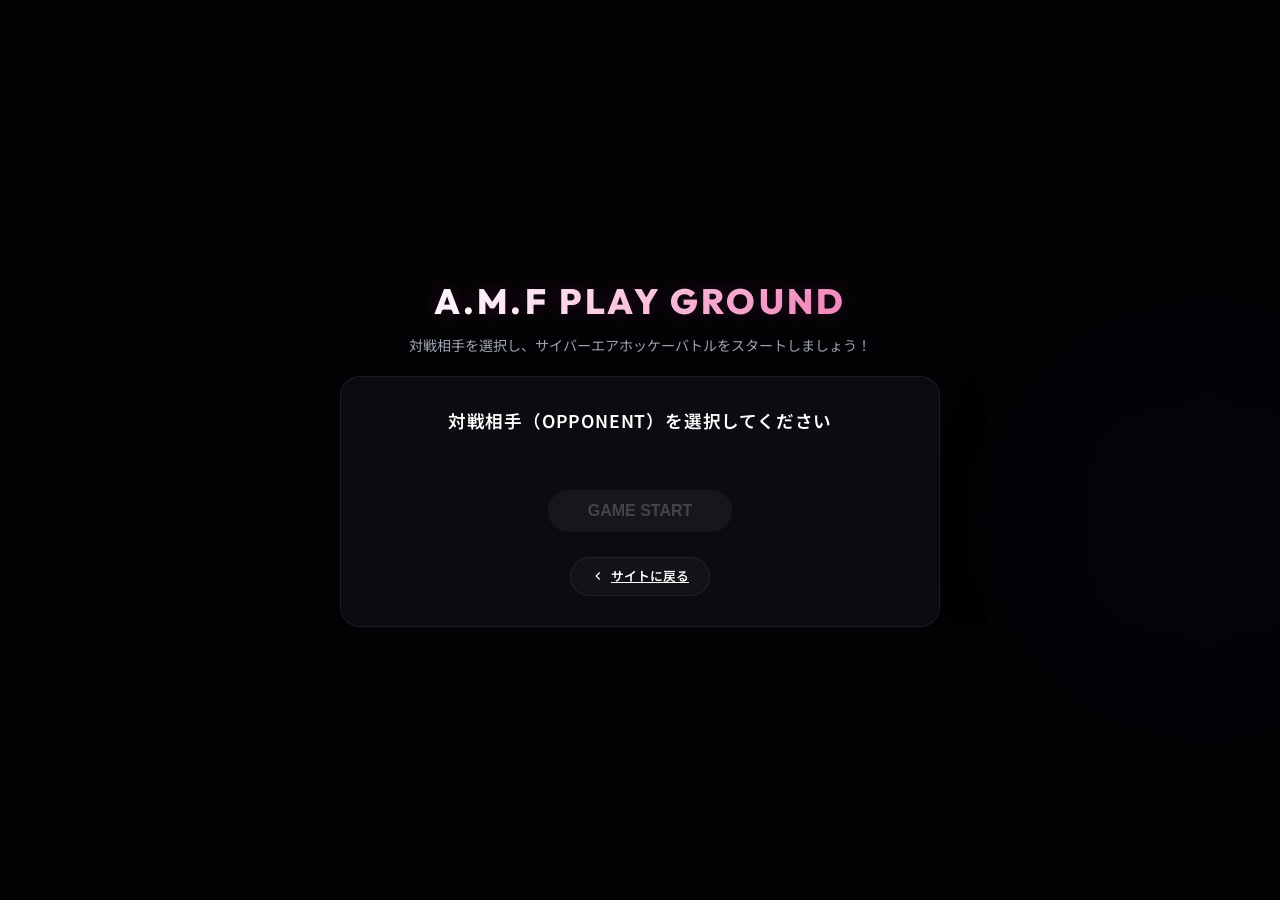
<file: hockey.html>
<!DOCTYPE html>
<html lang="ja">
<head>
  <meta charset="UTF-8">
  <meta name="viewport" content="width=device-width, initial-scale=1.0">
  <title>A.M.F PLAY GROUND - エアホッケー</title>
  
  <!-- Google Fonts -->
  <link rel="preconnect" href="https://fonts.googleapis.com">
  <link rel="preconnect" href="https://fonts.gstatic.com" crossorigin>
  <link href="https://fonts.googleapis.com/css2?family=Noto+Sans+JP:wght@300;400;500;700&family=Outfit:wght@300;400;600;800&display=swap" rel="stylesheet">
  
  <!-- Main CSS -->
  <link rel="stylesheet" href="style.css">
  
  <style>
    .game-body {
      background-color: #030305;
      min-height: 100vh;
      display: flex;
      flex-direction: column;
      align-items: center;
      justify-content: center;
      padding: 30px 10px;
    }
    
    .game-container {
      max-width: 800px;
      width: 100%;
      text-align: center;
      margin: 0 auto;
      overflow-x: hidden;
    }
    
    .game-header {
      margin-bottom: 20px;
    }
    
    .game-title {
      font-family: var(--font-display);
      font-size: 2.2rem;
      font-weight: 800;
      letter-spacing: 0.2rem;
      background: linear-gradient(135deg, #fff 30%, var(--color-secondary));
      -webkit-background-clip: text;
      -webkit-text-fill-color: transparent;
      margin-bottom: 5px;
      text-shadow: 0 0 20px rgba(236, 72, 153, 0.2);
    }
    
    .game-instructions {
      color: var(--color-text-secondary);
      font-size: 0.88rem;
      line-height: 1.5;
      margin-bottom: 20px;
    }

    /* Lobby Styling */
    .lobby-panel {
      max-width: 600px;
      margin: 0 auto;
      padding: 30px 20px;
      background: var(--color-bg-card);
      border: 1px solid var(--color-border);
      border-radius: 20px;
      backdrop-filter: blur(15px);
      box-shadow: 0 20px 40px rgba(0,0,0,0.5);
    }
    
    .lobby-subtitle {
      font-size: 1.1rem;
      font-weight: 600;
      color: #fff;
      margin-bottom: 25px;
      letter-spacing: 0.05rem;
    }
    
    .char-grid {
      display: grid;
      grid-template-columns: repeat(auto-fit, minmax(150px, 1fr));
      gap: 15px;
      margin-bottom: 30px;
    }
    
    .char-card {
      background: rgba(255, 255, 255, 0.02);
      border: 1.5px solid var(--color-border);
      border-radius: 16px;
      padding: 20px 10px;
      cursor: pointer;
      transition: var(--transition-bounce);
      display: flex;
      flex-direction: column;
      align-items: center;
      position: relative;
      overflow: hidden;
    }
    
    .char-card:hover {
      border-color: var(--color-secondary);
      background: rgba(236, 72, 153, 0.04);
      transform: translateY(-5px);
    }
    
    .char-card.selected {
      border-color: var(--color-accent);
      background: rgba(16, 185, 129, 0.05);
      box-shadow: 0 0 20px rgba(16, 185, 129, 0.15);
    }
    
    .char-avatar-wrapper {
      width: 70px;
      height: 70px;
      border-radius: 50%;
      overflow: hidden;
      margin-bottom: 12px;
      border: 2.5px solid rgba(255, 255, 255, 0.1);
      transition: border-color 0.3s;
    }
    
    .char-card:hover .char-avatar-wrapper {
      border-color: var(--color-secondary);
    }
    
    .char-card.selected .char-avatar-wrapper {
      border-color: var(--color-accent);
    }
    
    .char-avatar {
      width: 100%;
      height: 100%;
      object-fit: cover;
    }
    
    .char-name {
      font-size: 0.95rem;
      font-weight: 700;
      color: #fff;
      margin-bottom: 6px;
    }
    
    .char-diff {
      font-size: 0.75rem;
      color: var(--color-accent);
      font-weight: 600;
      background: rgba(16, 185, 129, 0.1);
      padding: 2px 8px;
      border-radius: 10px;
    }
    
    .char-diff.diff-2 {
      color: var(--color-secondary);
      background: rgba(236, 72, 153, 0.1);
    }
    
    .char-diff.diff-3 {
      color: var(--color-primary);
      background: rgba(168, 85, 247, 0.1);
    }
    
    .start-btn {
      padding: 12px 40px;
      font-size: 1rem;
      font-weight: 700;
      border-radius: 30px;
      border: none;
      cursor: pointer;
      color: #fff;
      background: linear-gradient(135deg, var(--color-secondary), var(--color-accent));
      box-shadow: 0 8px 20px rgba(236, 72, 153, 0.3);
      transition: var(--transition-bounce);
    }
    
    .start-btn:hover {
      transform: translateY(-2px);
      box-shadow: 0 12px 25px rgba(236, 72, 153, 0.5);
    }
    
    .start-btn:disabled {
      background: rgba(255, 255, 255, 0.05);
      color: rgba(255, 255, 255, 0.2);
      box-shadow: none;
      cursor: not-allowed;
      transform: none;
    }

    /* Game Screen Panel */
    .game-play-panel {
      display: none;
      justify-content: center;
      gap: 30px;
      flex-wrap: wrap;
      align-items: flex-start;
    }
    
    .hockey-board-wrapper {
      position: relative;
      border-radius: 16px;
      overflow: hidden;
      box-shadow: 0 20px 50px rgba(0,0,0,0.6), 0 0 30px rgba(236, 72, 153, 0.1);
      line-height: 0;
      /* Ensure canvas never overflows the game panel horizontally */
      max-width: 100%;
    }
    
    #hockey-canvas {
      background: #08080f;
      border: 3px solid rgba(255, 255, 255, 0.08);
      border-radius: 16px;
      cursor: none; /* Hide cursor on canvas for mallet control */
      /* Responsive sizing: canvas renders at 400px but shrinks visually if needed */
      max-width: 100%;
      height: auto;
    }
    
    /* Side Stats Panel */
    .stats-panel {
      background: var(--color-bg-card);
      border: 1px solid var(--color-border);
      border-radius: 16px;
      padding: 20px;
      min-width: 200px;
      text-align: left;
      backdrop-filter: blur(10px);
    }
    
    .stats-title {
      font-size: 0.95rem;
      font-weight: 700;
      color: #fff;
      border-bottom: 1px solid rgba(255,255,255,0.08);
      padding-bottom: 8px;
      margin-bottom: 15px;
    }
    
    .stat-row {
      display: flex;
      justify-content: space-between;
      margin-bottom: 10px;
      font-size: 0.85rem;
    }
    
    .stat-label {
      color: var(--color-text-secondary);
    }
    
    .stat-value {
      color: #fff;
      font-weight: 600;
    }

    /* Overlay screens */
    .overlay-screen {
      position: absolute;
      top: 0;
      left: 0;
      width: 100%;
      height: 100%;
      background: rgba(5, 5, 7, 0.85);
      backdrop-filter: blur(12px);
      display: flex;
      flex-direction: column;
      justify-content: center;
      align-items: center;
      z-index: 10;
      opacity: 0;
      visibility: hidden;
      transition: opacity 0.4s ease, visibility 0.4s ease;
    }
    
    .overlay-screen.show {
      opacity: 1;
      visibility: visible;
    }
    
    .overlay-title {
      font-family: var(--font-display);
      font-size: 2.2rem;
      font-weight: 800;
      color: #fff;
      margin-bottom: 10px;
    }
    
    .overlay-desc {
      color: var(--color-text-secondary);
      font-size: 0.9rem;
      margin-bottom: 25px;
      padding: 0 20px;
      line-height: 1.5;
    }
    
    .overlay-btn {
      padding: 10px 25px;
      border-radius: 20px;
      border: 1px solid var(--color-border);
      font-size: 0.85rem;
      font-weight: 600;
      cursor: pointer;
      color: #fff;
      background: rgba(255,255,255,0.03);
      transition: var(--transition-bounce);
      display: inline-flex;
      align-items: center;
      gap: 6px;
    }
    
    .overlay-btn:hover {
      background: rgba(255,255,255,0.08);
      border-color: #fff;
      transform: translateY(-2px);
    }
    
    .overlay-btn-primary {
      background: linear-gradient(135deg, var(--color-secondary), var(--color-accent));
      border: none;
      box-shadow: 0 4px 15px rgba(236,72,153,0.3);
    }
    
    .overlay-btn-primary:hover {
      box-shadow: 0 8px 20px rgba(236,72,153,0.5);
    }
    
    @keyframes pulseText {
      0%, 100% { transform: scale(1); }
      50% { transform: scale(1.05); }
    }
    
    @keyframes rotateDisc {
      from { transform: rotate(0deg); }
      to { transform: rotate(360deg); }
    }
  </style>
</head>
<body class="game-body">

  <!-- Glowing Background Orbs -->
  <div class="glow-orb orb-1" style="background: rgba(236, 72, 153, 0.08);"></div>
  <div class="glow-orb orb-2" style="background: rgba(168, 85, 247, 0.08);"></div>

  <div class="game-container">
    
    <header class="game-header">
      <h1 class="game-title">A.M.F PLAY GROUND</h1>
      <p class="game-instructions" id="page-subtitle">
        対戦相手を選択し、サイバーエアホッケーバトルをスタートしましょう！
      </p>
    </header>

    <!-- Now Playing BGM Credit Container -->
    <div id="now-playing-container" style="display: none; justify-content: center; align-items: center; gap: 8px; margin: -10px auto 25px auto; padding: 8px 20px; background: rgba(255, 255, 255, 0.03); border: 1px solid rgba(255, 255, 255, 0.06); border-radius: 30px; backdrop-filter: blur(10px); max-width: fit-content; box-shadow: 0 5px 15px rgba(0,0,0,0.2), inset 0 0 10px rgba(255,255,255,0.02); opacity: 0; transition: opacity 0.5s ease; z-index: 5; flex-wrap: wrap;">
      <span style="display: inline-flex; align-items: center; justify-content: center; width: 16px; height: 16px; color: var(--color-secondary); animation: rotateDisc 3s linear infinite; flex-shrink: 0;">
        <svg viewBox="0 0 24 24" width="14" height="14" fill="none" stroke="currentColor" stroke-width="2.5">
          <circle cx="12" cy="12" r="10"></circle>
          <circle cx="12" cy="12" r="3"></circle>
        </svg>
      </span>
      <span style="font-size: 0.7rem; letter-spacing: 0.12rem; font-weight: 700; color: var(--color-secondary); text-transform: uppercase; flex-shrink: 0;">BGM:</span>
      <span style="font-size: 0.82rem; color: #fff; font-weight: 500; display: flex; align-items: center; gap: 6px; flex-wrap: wrap;">
        <a id="music-title-link" href="" target="_blank" style="color: #fff; text-decoration: none; border-bottom: 1.5px dashed rgba(255,255,255,0.3); transition: border-color 0.2s, color 0.2s; white-space: nowrap;">楽曲名</a>
        <span style="color: var(--color-text-secondary); font-size: 0.75rem; font-weight: normal; margin: 0 1px;">by</span>
        <a id="music-artist-link" href="" target="_blank" style="color: var(--color-secondary); text-decoration: none; border-bottom: 1.5px dashed rgba(236,72,153,0.3); transition: border-color 0.2s, color 0.2s; white-space: nowrap;">アーティスト名</a>
      </span>
    </div>

    <!-- Lobby Setup Card -->
    <div id="lobby-panel" class="lobby-panel">
      <h2 class="lobby-subtitle">対戦相手（OPPONENT）を選択してください</h2>
      
      <div id="char-grid" class="char-grid">
        <!-- Dynamically populated character cards -->
      </div>
      
      <button id="start-game-btn" class="start-btn" disabled>GAME START</button>
      
      <div style="margin-top: 25px;">
        <a href="index.html" class="overlay-btn" style="padding: 8px 20px; font-size: 0.8rem;">
          <svg viewBox="0 0 24 24" width="14" height="14" stroke="currentColor" stroke-width="2" fill="none" style="transform: scaleX(-1);">
            <polyline points="9 18 15 12 9 6"></polyline>
          </svg>
          サイトに戻る
        </a>
      </div>
    </div>

    <!-- Game Screen Panel (Hidden initially) -->
    <div id="game-play-panel" class="game-play-panel">
      
      <div class="hockey-board-wrapper">
        <canvas id="hockey-canvas" width="400" height="600"></canvas>
        
        <!-- Pause/Start overlay -->
        <div id="ready-overlay" class="overlay-screen show">
          <h2 class="overlay-title" style="animation: pulseText 1.5s infinite ease-in-out;">READY?</h2>
          <p class="overlay-desc">Canvas内をクリック（タップ）すると試合が始まります。<br>下側のマレットをドラッグしてパックを打ち返してください。</p>
          <button id="ready-start-btn" class="overlay-btn overlay-btn-primary">試合開始</button>
        </div>

        <!-- Goal Result Overlay -->
        <div id="goal-overlay" class="overlay-screen">
          <h2 id="goal-text" class="overlay-title" style="font-size: 3rem; text-shadow: 0 0 30px rgba(255,255,255,0.4);">GOAL!!</h2>
          <p id="goal-scorer" class="overlay-desc" style="font-size: 1.1rem; font-weight: 600; color: #fff;"></p>
        </div>

        <!-- Final Result Screen -->
        <div id="result-overlay" class="overlay-screen">
          <h2 id="result-title" class="overlay-title" style="font-size: 2.8rem;">YOU WIN!</h2>
          <p id="result-score" class="overlay-desc" style="font-size: 1.1rem; color: #fff;"></p>
          <div style="display: flex; gap: 12px;">
            <button id="restart-btn" class="overlay-btn overlay-btn-primary">もう一度対戦</button>
            <button id="exit-btn" class="overlay-btn">ロビーに戻る</button>
          </div>
        </div>
      </div>

      <!-- Stats panel beside canvas -->
      <div class="stats-panel">
        <h3 class="stats-title">MATCH INFO</h3>
        <div class="stat-row">
          <span class="stat-label">対戦相手:</span>
          <span class="stat-value" id="stats-opponent-name">---</span>
        </div>
        <div class="stat-row">
          <span class="stat-label">難易度:</span>
          <span class="stat-value" id="stats-opponent-diff">---</span>
        </div>
        
        <h3 class="stats-title" style="margin-top: 20px;">CONTROLS</h3>
        <p style="color: var(--color-text-secondary); font-size: 0.8rem; line-height: 1.5; margin: 0;">
          ・マウスまたはタッチドラッグで下側の赤いマレットを動かします。<br>
          ・センターラインより上側（相手陣地）には侵入できません。<br>
          ・先に7点を獲得したプレイヤーの勝利となります。
        </p>
        <div style="margin-top: 25px; text-align: center;">
          <button id="abort-btn" class="overlay-btn" style="width: 100%; justify-content: center; font-size: 0.8rem; padding: 8px 15px;">一時中断して戻る</button>
        </div>
      </div>

    </div>

  </div>

  <!-- Config file -->
  <script src="config.js"></script>

  <script>
    document.addEventListener('DOMContentLoaded', () => {
      // 1. Get configuration with cache breaking
      let config = null;
      const localData = localStorage.getItem('band_config_data');
      const fileConfig = window.BAND_CONFIG;
      
      if (localData) {
        try {
          const parsedLocal = JSON.parse(localData);
          if (fileConfig && fileConfig.lastUpdated && parsedLocal.lastUpdated && fileConfig.lastUpdated > parsedLocal.lastUpdated) {
            localStorage.removeItem('band_config_data');
            config = fileConfig;
          } else if (fileConfig && fileConfig.lastUpdated && !parsedLocal.lastUpdated) {
            localStorage.removeItem('band_config_data');
            config = fileConfig;
          } else {
            config = parsedLocal;
          }
        } catch(e) {
          config = fileConfig;
        }
      } else {
        config = fileConfig;
      }

      // 2. Setup characters with fallback (Luna, Ren, Yuki)
      let characters = [];
      const defaultChars = [
        {
          name: 'Luna',
          difficulty: '1',
          image: 'assets/luna.png',
          music: '',
          musicDetail: { title: 'Luna Melody', titleLink: '', artist: 'A.M.F Luna', artistLink: '' }
        },
        {
          name: 'Ren',
          difficulty: '2',
          image: 'assets/ren.png',
          music: '',
          musicDetail: { title: 'Ren Shreds', titleLink: '', artist: 'A.M.F Ren', artistLink: '' }
        },
        {
          name: 'Yuki',
          difficulty: '3',
          image: 'assets/yuki.png',
          music: '',
          musicDetail: { title: 'Yuki Beats', titleLink: '', artist: 'A.M.F Yuki', artistLink: '' }
        }
      ];

      if (config && config.hockeyCharacters && Array.isArray(config.hockeyCharacters)) {
        // Load defined characters, fallback to default for indices that are not set
        for (let i = 0; i < 3; i++) {
          const char = config.hockeyCharacters[i];
          const hasName = char && char.name && char.name.trim() !== '';
          const hasImg = char && char.image && char.image.trim() !== '';
          
          if (hasName || hasImg) {
            // Re-construct with fallbacks for incomplete fields
            characters.push({
              name: char.name || `Opponent ${i+1}`,
              difficulty: char.difficulty || '1',
              image: char.image || 'assets/avatar.png',
              music: char.music || '',
              musicDetail: char.musicDetail || { title: '', titleLink: '', artist: '', artistLink: '' }
            });
          } else {
            characters.push(defaultChars[i]);
          }
        }
      } else {
        characters = defaultChars;
      }

      // 3. Render Lobby Options
      const charGrid = document.getElementById('char-grid');
      const startBtn = document.getElementById('start-game-btn');
      let selectedCharIdx = -1;

      function renderLobby() {
        charGrid.innerHTML = '';
        characters.forEach((char, idx) => {
          const card = document.createElement('div');
          card.className = `char-card ${selectedCharIdx === idx ? 'selected' : ''}`;
          card.setAttribute('data-index', idx);
          
          const diffText = char.difficulty === '3' ? '★3 (HARD)' : (char.difficulty === '2' ? '★2 (NORMAL)' : '★1 (EASY)');
          const diffClass = char.difficulty === '3' ? 'diff-3' : (char.difficulty === '2' ? 'diff-2' : '');
          
          card.innerHTML = `
            <div class="char-avatar-wrapper">
              <img src="${char.image}" alt="${char.name}" class="char-avatar">
            </div>
            <div class="char-name">${char.name}</div>
            <div class="char-diff ${diffClass}">${diffText}</div>
          `;
          
          card.addEventListener('click', () => {
            selectedCharIdx = idx;
            document.querySelectorAll('.char-card').forEach(c => c.classList.remove('selected'));
            card.classList.add('selected');
            startBtn.disabled = false;
          });
          
          charGrid.appendChild(card);
        });
      }
      renderLobby();

      // Audio manager states
      let bgmAudio = null;
      let fadeInterval = null;
      let loopTimeout = null;
      const targetVolume = 0.3;
      let currentMusicData = '';
      let audioStartedByUser = false;

      // SFX Audio Context
      let audioCtx = null;
      function initAudioCtx() {
        if (!audioCtx) {
          audioCtx = new (window.AudioContext || window.webkitAudioContext)();
        }
        if (audioCtx.state === 'suspended') {
          audioCtx.resume();
        }
      }
      
<<<<<<< Updated upstream
      function playWallHitSound() {
        if (navigator.vibrate) {
          try { navigator.vibrate(10); } catch(e) {}
        }
=======
      function playHitSound() {
>>>>>>> Stashed changes
        if (!audioCtx) return;
        try {
          const osc = audioCtx.createOscillator();
          const gain = audioCtx.createGain();
<<<<<<< Updated upstream
          osc.type = 'triangle';
          osc.frequency.setValueAtTime(350, audioCtx.currentTime);
          osc.frequency.exponentialRampToValueAtTime(120, audioCtx.currentTime + 0.1);
          gain.gain.setValueAtTime(0.12, audioCtx.currentTime);
          gain.gain.exponentialRampToValueAtTime(0.01, audioCtx.currentTime + 0.1);
          osc.connect(gain);
          gain.connect(audioCtx.destination);
          osc.start();
          osc.stop(audioCtx.currentTime + 0.1);
        } catch(e) {}
      }

      function playMalletHitSound(isPlayer) {
        if (navigator.vibrate) {
          try { navigator.vibrate(20); } catch(e) {}
        }
        if (!audioCtx) return;
        try {
          // metallic click using two oscillators
          const osc1 = audioCtx.createOscillator();
          const osc2 = audioCtx.createOscillator();
          const gain = audioCtx.createGain();
          
          osc1.type = 'sine';
          osc1.frequency.setValueAtTime(900, audioCtx.currentTime);
          osc1.frequency.exponentialRampToValueAtTime(300, audioCtx.currentTime + 0.08);

          osc2.type = 'triangle';
          osc2.frequency.setValueAtTime(1200, audioCtx.currentTime);
          osc2.frequency.exponentialRampToValueAtTime(450, audioCtx.currentTime + 0.06);

          gain.gain.setValueAtTime(0.15, audioCtx.currentTime);
          gain.gain.exponentialRampToValueAtTime(0.01, audioCtx.currentTime + 0.08);

          osc1.connect(gain);
          osc2.connect(gain);
          gain.connect(audioCtx.destination);

          osc1.start();
          osc2.start();
          osc1.stop(audioCtx.currentTime + 0.08);
          osc2.stop(audioCtx.currentTime + 0.08);
        } catch(e) {}
      }

      function playGoalSound(playerScored) {
        if (navigator.vibrate) {
          try {
            if (playerScored) {
              navigator.vibrate([100, 50, 100]);
            } else {
              navigator.vibrate(250);
            }
          } catch(e) {}
        }
        if (!audioCtx) return;
        try {
          const now = audioCtx.currentTime;
          const gain = audioCtx.createGain();
          gain.connect(audioCtx.destination);
          
          if (playerScored) {
            // Bright cheerful arpeggio (C5 -> E5 -> G5 -> C6)
            gain.gain.setValueAtTime(0.15, now);
            gain.gain.exponentialRampToValueAtTime(0.01, now + 0.6);
            
            const notes = [523.25, 659.25, 783.99, 1046.50]; // C5, E5, G5, C6
            notes.forEach((freq, idx) => {
              const osc = audioCtx.createOscillator();
              osc.type = 'sine';
              osc.frequency.setValueAtTime(freq, now + idx * 0.08);
              osc.connect(gain);
              osc.start(now + idx * 0.08);
              osc.stop(now + idx * 0.08 + 0.18);
            });
          } else {
            // Conceded - descending sad buzz (G3 -> E3 -> C3)
            gain.gain.setValueAtTime(0.2, now);
            gain.gain.exponentialRampToValueAtTime(0.01, now + 0.6);
            
            const notes = [196.00, 164.81, 130.81]; // G3, E3, C3
            notes.forEach((freq, idx) => {
              const osc = audioCtx.createOscillator();
              osc.type = 'sawtooth';
              osc.frequency.setValueAtTime(freq, now + idx * 0.12);
              osc.connect(gain);
              osc.start(now + idx * 0.12);
              osc.stop(now + idx * 0.12 + 0.22);
            });
          }
        } catch(e) {}
      }

      function playMatchEndSound(playerWon) {
        if (navigator.vibrate) {
          try {
            if (playerWon) {
              navigator.vibrate([150, 100, 150, 100, 300]);
            } else {
              navigator.vibrate([300, 150, 300]);
            }
          } catch(e) {}
        }
        if (!audioCtx) return;
        try {
          const now = audioCtx.currentTime;
          const gain = audioCtx.createGain();
          gain.connect(audioCtx.destination);
          
          if (playerWon) {
            // Fanfare: C5 -> G5 -> C5 -> E5 -> G5 -> C6
            gain.gain.setValueAtTime(0.15, now);
            gain.gain.exponentialRampToValueAtTime(0.01, now + 1.2);
            
            const melody = [
              { freq: 523.25, time: 0.0, dur: 0.1 },
              { freq: 783.99, time: 0.1, dur: 0.1 },
              { freq: 523.25, time: 0.2, dur: 0.1 },
              { freq: 659.25, time: 0.3, dur: 0.1 },
              { freq: 783.99, time: 0.4, dur: 0.1 },
              { freq: 1046.50, time: 0.5, dur: 0.5 }
            ];
            
            melody.forEach(note => {
              const osc = audioCtx.createOscillator();
              osc.type = 'triangle';
              osc.frequency.setValueAtTime(note.freq, now + note.time);
              osc.connect(gain);
              osc.start(now + note.time);
              osc.stop(now + note.time + note.dur);
            });
          } else {
            // Defeat: descending sliding heavy buzz lowpass
            gain.gain.setValueAtTime(0.2, now);
            gain.gain.exponentialRampToValueAtTime(0.01, now + 1.0);
            
            const osc = audioCtx.createOscillator();
            osc.type = 'sawtooth';
            osc.frequency.setValueAtTime(150, now);
            osc.frequency.linearRampToValueAtTime(50, now + 0.8);
            
            const filter = audioCtx.createBiquadFilter();
            filter.type = 'lowpass';
            filter.frequency.setValueAtTime(300, now);
            filter.frequency.exponentialRampToValueAtTime(100, now + 0.8);
            
            osc.connect(filter);
            filter.connect(gain);
            osc.start(now);
            osc.stop(now + 1.0);
          }
=======
          osc.type = 'sine';
          osc.frequency.setValueAtTime(800, audioCtx.currentTime);
          osc.frequency.exponentialRampToValueAtTime(300, audioCtx.currentTime + 0.08);
          gain.gain.setValueAtTime(0.2, audioCtx.currentTime);
          gain.gain.exponentialRampToValueAtTime(0.01, audioCtx.currentTime + 0.08);
          osc.connect(gain);
          gain.connect(audioCtx.destination);
          osc.start();
          osc.stop(audioCtx.currentTime + 0.08);
>>>>>>> Stashed changes
        } catch(e) {}
      }

      function playBGM(musicData) {
        currentMusicData = musicData;
        if (loopTimeout) clearTimeout(loopTimeout);
        
        if (!musicData) {
          if (bgmAudio) {
            fadeOutAndStop(bgmAudio);
          }
          return;
        }

        if (bgmAudio) {
          fadeOutAndSwitch(musicData);
        } else {
          startNewBGM(musicData);
        }
      }

      function startNewBGM(musicData) {
        bgmAudio = new Audio(musicData);
        bgmAudio.loop = true;
        bgmAudio.volume = 0;
        
        setup60SecLoop();
        
        const playPromise = bgmAudio.play();
        if (playPromise !== undefined) {
          playPromise.then(() => {
            audioStartedByUser = true;
            fadeIn(bgmAudio);
          }).catch(err => {
            console.log("Autoplay blocked. BGM will start on paddle click.");
            audioStartedByUser = false;
          });
        }
      }

      function fadeIn(audio) {
        if (fadeInterval) clearInterval(fadeInterval);
        let vol = audio.volume;
        fadeInterval = setInterval(() => {
          if (!audio || audio.paused) {
            clearInterval(fadeInterval);
            return;
          }
          vol += 0.02;
          if (vol >= targetVolume) {
            vol = targetVolume;
            clearInterval(fadeInterval);
          }
          audio.volume = vol;
        }, 100);
      }

      function fadeOutAndStop(audio) {
        if (fadeInterval) clearInterval(fadeInterval);
        let vol = audio.volume;
        fadeInterval = setInterval(() => {
          vol -= 0.03;
          if (vol <= 0) {
            vol = 0;
            audio.pause();
            clearInterval(fadeInterval);
          }
          audio.volume = vol;
        }, 50);
      }

      function fadeOutAndSwitch(newMusicData) {
        if (fadeInterval) clearInterval(fadeInterval);
        let vol = bgmAudio.volume;
        fadeInterval = setInterval(() => {
          vol -= 0.03;
          if (vol <= 0) {
            vol = 0;
            bgmAudio.pause();
            clearInterval(fadeInterval);
            bgmAudio = null;
            startNewBGM(newMusicData);
          }
          if (bgmAudio) bgmAudio.volume = vol;
        }, 50);
      }

      function setup60SecLoop() {
        if (loopTimeout) clearTimeout(loopTimeout);
        loopTimeout = setTimeout(() => {
          if (bgmAudio && !bgmAudio.paused) {
            fadeOutAndRestart();
          }
        }, 60000);
      }

      function fadeOutAndRestart() {
        if (fadeInterval) clearInterval(fadeInterval);
        let vol = bgmAudio.volume;
        fadeInterval = setInterval(() => {
          vol -= 0.03;
          if (vol <= 0) {
            vol = 0;
            clearInterval(fadeInterval);
            if (bgmAudio) {
              bgmAudio.currentTime = 0;
              fadeIn(bgmAudio);
              setup60SecLoop();
            }
          }
          if (bgmAudio) bgmAudio.volume = vol;
        }, 50);
      }

      function tryTriggerBGM() {
        if (bgmAudio && !audioStartedByUser && currentMusicData) {
          bgmAudio.play().then(() => {
            audioStartedByUser = true;
            fadeIn(bgmAudio);
          }).catch(e => console.log(e));
        }
      }

      // 4. Hockey Game Physics & Control logic
      const canvas = document.getElementById('hockey-canvas');
      const ctx = canvas.getContext('2d');
      
      let isPlaying = false;
      let opponentImg = new Image();
      let playerScore = 0;
      let aiScore = 0;
      
      // Game elements
      let puck = { x: 200, y: 300, vx: 0, vy: 0, radius: 13 };
      let playerMallet = { x: 200, y: 500, vx: 0, vy: 0, radius: 28 };
      let aiMallet = { x: 200, y: 100, vx: 0, vy: 0, radius: 28 };
      
      const tableWidth = canvas.width;
      const tableHeight = canvas.height;
      const goalWidth = 140;
      const goalStart = (tableWidth - goalWidth) / 2;
      const goalEnd = goalStart + goalWidth;
      const maxSpeed = 15; // Speed cap on puck to avoid glitches
      
      let particles = [];
      let lastTime = 0;
      
      // Opponent Image preloader
      function loadOpponentImage(src) {
        opponentImg = new Image();
        opponentImg.src = src || 'assets/avatar.png';
      }
      
      function addParticles(x, y, color = '#ec4899', count = 12) {
        for (let i = 0; i < count; i++) {
          particles.push({
            x: x,
            y: y,
            vx: (Math.random() - 0.5) * 8,
            vy: (Math.random() - 0.5) * 8,
            radius: Math.random() * 3 + 1,
            color: color,
            alpha: 1,
            decay: Math.random() * 0.03 + 0.01
          });
        }
      }

      // Reset puck position after goals
      function resetPuck(serveToPlayer = true) {
        puck.x = tableWidth / 2;
        puck.y = serveToPlayer ? 400 : 200;
        puck.vx = 0;
        puck.vy = 0;
        
        playerMallet.x = tableWidth / 2;
        playerMallet.y = 500;
        playerMallet.vx = 0;
        playerMallet.vy = 0;
        
        aiMallet.x = tableWidth / 2;
        aiMallet.y = 100;
        aiMallet.vx = 0;
        aiMallet.vy = 0;
      }
      
      // Setup match info sidebar
      function setupStatsPanel(char) {
        document.getElementById('stats-opponent-name').textContent = char.name;
        
        const diffText = char.difficulty === '3' ? '★3 (HARD)' : (char.difficulty === '2' ? '★2 (NORMAL)' : '★1 (EASY)');
        const diffValue = document.getElementById('stats-opponent-diff');
        diffValue.textContent = diffText;
        diffValue.className = 'stat-value';
        
        if (char.difficulty === '3') diffValue.style.color = 'var(--color-primary)';
        else if (char.difficulty === '2') diffValue.style.color = 'var(--color-secondary)';
        else diffValue.style.color = 'var(--color-accent)';
      }
      
      // Setup credits panel
      function setupCreditsPanel(char) {
        const nowPlaying = document.getElementById('now-playing-container');
        const detail = char.musicDetail;
        const hasTitle = detail && detail.title && detail.title.trim() !== '';
        const hasArtist = detail && detail.artist && detail.artist.trim() !== '';
        
        if ((hasTitle || hasArtist) && char.music) {
          const titleLink = document.getElementById('music-title-link');
          const artistLink = document.getElementById('music-artist-link');
          
          titleLink.textContent = hasTitle ? detail.title : 'Unknown Track';
          artistLink.textContent = hasArtist ? detail.artist : 'Unknown Artist';
          
          if (detail.titleLink && detail.titleLink.trim() !== '') {
            titleLink.href = detail.titleLink;
            titleLink.style.pointerEvents = 'auto';
            titleLink.style.borderBottom = '1.5px dashed rgba(255,255,255,0.4)';
            titleLink.style.cursor = 'pointer';
          } else {
            titleLink.removeAttribute('href');
            titleLink.style.pointerEvents = 'none';
            titleLink.style.borderBottom = 'none';
            titleLink.style.cursor = 'default';
          }
          
          if (detail.artistLink && detail.artistLink.trim() !== '') {
            artistLink.href = detail.artistLink;
            artistLink.style.pointerEvents = 'auto';
            artistLink.style.borderBottom = '1.5px dashed rgba(236,72,153,0.4)';
            artistLink.style.cursor = 'pointer';
          } else {
            artistLink.removeAttribute('href');
            artistLink.style.pointerEvents = 'none';
            artistLink.style.borderBottom = 'none';
            artistLink.style.cursor = 'default';
          }
          
          nowPlaying.style.display = 'inline-flex';
          void nowPlaying.offsetWidth;
          nowPlaying.style.opacity = '1';
        } else {
          nowPlaying.style.opacity = '0';
          setTimeout(() => {
            if (nowPlaying.style.opacity === '0') {
              nowPlaying.style.display = 'none';
            }
          }, 500);
        }
      }

      // Lobby Start Click
      startBtn.addEventListener('click', () => {
        if (selectedCharIdx === -1) return;
        
        initAudioCtx(); // Initialize SFX context on user interaction
        
        const char = characters[selectedCharIdx];
        loadOpponentImage(char.image);
        setupStatsPanel(char);
        setupCreditsPanel(char);
        
        // UI slide
        document.getElementById('lobby-panel').style.display = 'none';
        document.getElementById('game-play-panel').style.display = 'flex';
        document.getElementById('page-subtitle').textContent = `SCORE: YOU ( 0 )  VS  ${char.name.toUpperCase()} ( 0 )`;
        
        playerScore = 0;
        aiScore = 0;
        
        // Ready up screen
        document.getElementById('ready-overlay').classList.add('show');
        document.getElementById('result-overlay').classList.remove('show');
        
        playBGM(char.music);
        resetPuck(true);
        drawTable();
      });

      // Mouse and touch bindings for Player Mallet
      let mouseX = 200;
      let mouseY = 500;
      
      function updateMalletPosition(x, y) {
        // Constrain mallet position to player's half
        playerMallet.x = Math.max(playerMallet.radius, Math.min(tableWidth - playerMallet.radius, x));
        playerMallet.y = Math.max(tableHeight / 2 + playerMallet.radius, Math.min(tableHeight - playerMallet.radius, y));
      }
      
      canvas.addEventListener('mousemove', (e) => {
        const rect = canvas.getBoundingClientRect();
        // Scale mouse coords to fit canvas resolution
        mouseX = (e.clientX - rect.left) * (tableWidth / rect.width);
        mouseY = (e.clientY - rect.top) * (tableHeight / rect.height);
      });
      
      canvas.addEventListener('touchmove', (e) => {
        e.preventDefault(); // Stop scrolling page while playing
        const rect = canvas.getBoundingClientRect();
        const touch = e.touches[0];
        mouseX = (touch.clientX - rect.left) * (tableWidth / rect.width);
        mouseY = (touch.clientY - rect.top) * (tableHeight / rect.height);
      }, { passive: false });

      // Start gameplay match
      function startMatch() {
        isPlaying = true;
        document.getElementById('ready-overlay').classList.remove('show');
        lastTime = performance.now();
        requestAnimationFrame(gameLoop);
      }
      
      document.getElementById('ready-start-btn').addEventListener('click', () => {
        tryTriggerBGM();
        startMatch();
      });
      canvas.addEventListener('click', () => {
        if (!isPlaying && document.getElementById('ready-overlay').classList.contains('show')) {
          tryTriggerBGM();
          startMatch();
        }
      });
      canvas.addEventListener('touchstart', () => {
        if (!isPlaying && document.getElementById('ready-overlay').classList.contains('show')) {
          tryTriggerBGM();
          startMatch();
        }
      });

      // AI opponent controller
      function runOpponentAI(char) {
        const diff = parseInt(char.difficulty || '1');
        let speed = 3;
        let lag = 0.05;
        let chaseRangeY = tableHeight / 2; // only chase if puck is on AI's half
        
        if (diff === 3) {
          speed = 9.5;
          lag = 0.22;
          chaseRangeY = tableHeight - 200; // Aggressive AI, chases deep
        } else if (diff === 2) {
          speed = 5.5;
          lag = 0.12;
          chaseRangeY = tableHeight / 2 + 100;
        } else {
          speed = 3.2;
          lag = 0.07;
        }
        
        // Targeted point for AI Mallet to move towards
        let targetX = tableWidth / 2;
        let targetY = 100;
        
        // Wall-trap detection: check if puck is pinned against any wall
        const wallBuffer = puck.radius + aiMallet.radius + 10;
        const nearTopWall    = puck.y < wallBuffer;
        const nearLeftWall   = puck.x < wallBuffer;
        const nearRightWall  = puck.x > tableWidth - wallBuffer;
        const isPinned = nearTopWall || nearLeftWall || nearRightWall;
        
        if (puck.y < chaseRangeY) {
          if (isPinned) {
            // Anti-trap: steer to the side of the puck to push it off the wall
            if (nearTopWall) {
              // Approach from the side to push puck down, not from above
              targetX = puck.x + (aiMallet.x < puck.x ? -1 : 1) * (aiMallet.radius + puck.radius + 5);
              targetY = puck.y + aiMallet.radius + 5;
            } else if (nearLeftWall) {
              // Approach from above/below, push puck to the right
              targetX = puck.x + aiMallet.radius + 5;
              targetY = puck.y;
            } else if (nearRightWall) {
              // Approach from above/below, push puck to the left
              targetX = puck.x - aiMallet.radius - 5;
              targetY = puck.y;
            }
          } else {
            targetX = puck.x;
            // Normal chase behavior
            if (puck.y < aiMallet.y && Math.abs(puck.x - aiMallet.x) < 50) {
              targetY = puck.y - 10; // try to hit puck forward
            } else {
              targetY = Math.min(tableHeight / 2 - aiMallet.radius, puck.y - 15);
            }
          }
        } else {
          // Retreat back to defense position
          targetX = tableWidth / 2;
          targetY = 80;
        }
        
        // Constrain target positions to AI's half
        targetX = Math.max(aiMallet.radius, Math.min(tableWidth - aiMallet.radius, targetX));
        targetY = Math.max(aiMallet.radius, Math.min(tableHeight / 2 - aiMallet.radius, targetY));
        
        // Move towards target smoothly
        let dx = targetX - aiMallet.x;
        let dy = targetY - aiMallet.y;
        
        aiMallet.vx = dx * lag * speed;
        aiMallet.vy = dy * lag * speed;
        
        // Cap AI Mallet speed
        let aiSpeed = Math.sqrt(aiMallet.vx * aiMallet.vx + aiMallet.vy * aiMallet.vy);
        if (aiSpeed > speed) {
          aiMallet.vx = (aiMallet.vx / aiSpeed) * speed;
          aiMallet.vy = (aiMallet.vy / aiSpeed) * speed;
        }
        
        aiMallet.x += aiMallet.vx;
        aiMallet.y += aiMallet.vy;
      }

      // Check collision between pack and mallet
      function checkMalletCollision(mallet) {
        let dx = puck.x - mallet.x;
        let dy = puck.y - mallet.y;
        let dist = Math.sqrt(dx * dx + dy * dy);
        let minDist = puck.radius + mallet.radius;
        
        if (dist < minDist) {
          // Push puck outside of mallet range
          let overlap = minDist - dist;
          let nx = dx / dist;
          let ny = dy / dist;
          
          puck.x += nx * overlap;
          puck.y += ny * overlap;
          
          // Calculate bounce momentum
          let rvx = puck.vx - mallet.vx;
          let rvy = puck.vy - mallet.vy;
          
          let velAlongNormal = rvx * nx + rvy * ny;
          
          // Only collide if objects are moving towards each other
          if (velAlongNormal < 0) {
            let restitution = 0.82; // Bouncy
            let impulse = -(1 + restitution) * velAlongNormal;
            
            puck.vx += impulse * nx;
            puck.vy += impulse * ny;
            
            // Add mallet push momentum
            puck.vx += mallet.vx * 0.45;
            puck.vy += mallet.vy * 0.45;
            
            // Limit max speed
            let pSpeed = Math.sqrt(puck.vx * puck.vx + puck.vy * puck.vy);
            if (pSpeed > maxSpeed) {
              puck.vx = (puck.vx / pSpeed) * maxSpeed;
              puck.vy = (puck.vy / pSpeed) * maxSpeed;
            }
            
            // Spark effect!
            const hitColor = mallet === playerMallet ? '#25f4ee' : '#ec4899';
            addParticles(puck.x - nx * puck.radius, puck.y - ny * puck.radius, hitColor, 8);
<<<<<<< Updated upstream
            playMalletHitSound(mallet === playerMallet);
=======
            playHitSound();
>>>>>>> Stashed changes
          }
        }
      }

      // Main core physics engine loop
      function updatePhysics(dt) {
        if (selectedCharIdx === -1) return;
        const char = characters[selectedCharIdx];
        
        // Calculate player mallet velocity
        let oldPlayerX = playerMallet.x;
        let oldPlayerY = playerMallet.y;
        updateMalletPosition(mouseX, mouseY);
        playerMallet.vx = (playerMallet.x - oldPlayerX) / dt;
        playerMallet.vy = (playerMallet.y - oldPlayerY) / dt;
        
        // Run AI behavior
        runOpponentAI(char);
        
        // Move pack
        puck.x += puck.vx;
        puck.y += puck.vy;
        
        // Apply tiny friction/air resistance
        puck.vx *= 0.992;
        puck.vy *= 0.992;
        
        // Check mallet collisions
        checkMalletCollision(playerMallet);
        checkMalletCollision(aiMallet);
        
        // Boundary wall collisions
        // Side wall bounce
        if (puck.x - puck.radius < 0) {
          puck.x = puck.radius;
          puck.vx = -puck.vx * 0.85;
          addParticles(0, puck.y, '#fff', 3);
<<<<<<< Updated upstream
          playWallHitSound();
=======
          playHitSound();
>>>>>>> Stashed changes
        } else if (puck.x + puck.radius > tableWidth) {
          puck.x = tableWidth - puck.radius;
          puck.vx = -puck.vx * 0.85;
          addParticles(tableWidth, puck.y, '#fff', 3);
<<<<<<< Updated upstream
          playWallHitSound();
=======
          playHitSound();
>>>>>>> Stashed changes
        }
        
        // Top and Bottom wall (ignoring Goal mouth)
        const isWithinGoalX = (puck.x > goalStart && puck.x < goalEnd);
        
        if (puck.y - puck.radius < 0) {
          if (isWithinGoalX) {
            // GOAL FOR PLAYER!
            triggerGoal(true);
          } else {
            puck.y = puck.radius;
            puck.vy = -puck.vy * 0.85;
            addParticles(puck.x, 0, '#fff', 3);
<<<<<<< Updated upstream
            playWallHitSound();
=======
            playHitSound();
>>>>>>> Stashed changes
          }
        } else if (puck.y + puck.radius > tableHeight) {
          if (isWithinGoalX) {
            // GOAL FOR AI!
            triggerGoal(false);
          } else {
            puck.y = tableHeight - puck.radius;
            puck.vy = -puck.vy * 0.85;
            addParticles(puck.x, tableHeight, '#fff', 3);
<<<<<<< Updated upstream
            playWallHitSound();
=======
            playHitSound();
>>>>>>> Stashed changes
          }
        }
        
        // Update particles
        for (let i = particles.length - 1; i >= 0; i--) {
          const p = particles[i];
          p.x += p.vx;
          p.y += p.vy;
          p.alpha -= p.decay;
          if (p.alpha <= 0) {
            particles.splice(i, 1);
          }
        }
      }

      // Goal triggers
      function triggerGoal(playerScored) {
        isPlaying = false;
        playGoalSound(playerScored);
        
        if (playerScored) {
          playerScore++;
          document.getElementById('goal-scorer').textContent = "あなたの得点！";
          document.getElementById('goal-text').textContent = "GOAL!!";
          document.getElementById('goal-text').style.color = '#25f4ee';
          addParticles(tableWidth / 2, 20, '#25f4ee', 40);
        } else {
          aiScore++;
          const char = characters[selectedCharIdx];
          document.getElementById('goal-scorer').textContent = `${char.name} の得点！`;
          document.getElementById('goal-text').textContent = "CONCEDED";
          document.getElementById('goal-text').style.color = '#ec4899';
          addParticles(tableWidth / 2, tableHeight - 20, '#ec4899', 40);
        }
        
        // Update score in UI
        const opponentName = characters[selectedCharIdx].name;
        document.getElementById('page-subtitle').textContent = `SCORE: YOU ( ${playerScore} )  VS  ${opponentName.toUpperCase()} ( ${aiScore} )`;
        
        // Show Goal overlay
        const goalOverlay = document.getElementById('goal-overlay');
        goalOverlay.classList.add('show');
        
        setTimeout(() => {
          goalOverlay.classList.remove('show');
          
          if (playerScore >= 7 || aiScore >= 7) {
            endMatch(playerScore >= 7);
          } else {
            resetPuck(!playerScored);
            startMatch();
          }
        }, 1800);
      }

      // Finish match
      function endMatch(playerWon) {
        isPlaying = false;
        playMatchEndSound(playerWon);
        const resultOverlay = document.getElementById('result-overlay');
        const resultTitle = document.getElementById('result-title');
        const resultScore = document.getElementById('result-score');
        
        const opponentName = characters[selectedCharIdx].name;
        resultScore.textContent = `最終スコア:  YOU ${playerScore}  -  ${aiScore} ${opponentName}`;
        
        if (playerWon) {
          resultTitle.textContent = "YOU WIN!";
          resultTitle.style.background = "linear-gradient(135deg, #25f4ee 0%, var(--color-accent) 100%)";
          resultTitle.style.webkitBackgroundClip = "text";
          addParticles(tableWidth / 2, tableHeight / 2, '#25f4ee', 60);
        } else {
          resultTitle.textContent = "DEFEATED";
          resultTitle.style.background = "linear-gradient(135deg, #ef4444 0%, var(--color-primary) 100%)";
          resultTitle.style.webkitBackgroundClip = "text";
          addParticles(tableWidth / 2, tableHeight / 2, '#ef4444', 60);
        }
        
        resultOverlay.classList.add('show');
      }

      // Drawing methods
      function drawTable() {
        ctx.clearRect(0, 0, tableWidth, tableHeight);
        
        // Neon grid lines for background
        ctx.strokeStyle = 'rgba(255,255,255,0.015)';
        ctx.lineWidth = 1;
        for (let x = 0; x < tableWidth; x += 30) {
          ctx.beginPath();
          ctx.moveTo(x, 0);
          ctx.lineTo(x, tableHeight);
          ctx.stroke();
        }
        for (let y = 0; y < tableHeight; y += 30) {
          ctx.beginPath();
          ctx.moveTo(0, y);
          ctx.lineTo(tableWidth, y);
          ctx.stroke();
        }
        
        // Table Outer border neon
        ctx.strokeStyle = 'rgba(255, 255, 255, 0.08)';
        ctx.lineWidth = 4;
        ctx.strokeRect(0, 0, tableWidth, tableHeight);
        
        // Goal Mouth Gates (neon indicators)
        // Top Goal Gate
        ctx.strokeStyle = aiScore >= 6 ? 'rgba(239, 68, 68, 0.3)' : 'rgba(236, 72, 153, 0.3)';
        ctx.lineWidth = 6;
        ctx.beginPath();
        ctx.moveTo(goalStart, 2);
        ctx.lineTo(goalEnd, 2);
        ctx.stroke();
        
        // Bottom Goal Gate
        ctx.strokeStyle = playerScore >= 6 ? 'rgba(37, 244, 238, 0.3)' : 'rgba(168, 85, 247, 0.3)';
        ctx.lineWidth = 6;
        ctx.beginPath();
        ctx.moveTo(goalStart, tableHeight - 2);
        ctx.lineTo(goalEnd, tableHeight - 2);
        ctx.stroke();
        
        // Center Line (Neon divider)
        ctx.strokeStyle = 'rgba(255, 255, 255, 0.08)';
        ctx.lineWidth = 2;
        ctx.beginPath();
        ctx.moveTo(0, tableHeight / 2);
        ctx.lineTo(tableWidth, tableHeight / 2);
        ctx.stroke();
        
        // Center Circle
        ctx.beginPath();
        ctx.arc(tableWidth / 2, tableHeight / 2, 60, 0, Math.PI * 2);
        ctx.stroke();
        
        // Draw Particles
        particles.forEach(p => {
          ctx.save();
          ctx.globalAlpha = p.alpha;
          ctx.beginPath();
          ctx.arc(p.x, p.y, p.radius, 0, Math.PI * 2);
          ctx.fillStyle = p.color;
          ctx.shadowBlur = 10;
          ctx.shadowColor = p.color;
          ctx.fill();
          ctx.restore();
        });

        // Draw Puck
        ctx.save();
        ctx.beginPath();
        ctx.arc(puck.x, puck.y, puck.radius, 0, Math.PI * 2);
        ctx.fillStyle = '#fff';
        ctx.shadowBlur = 15;
        ctx.shadowColor = '#fff';
        ctx.fill();
        ctx.strokeStyle = 'rgba(255, 255, 255, 0.5)';
        ctx.lineWidth = 2;
        ctx.stroke();
        ctx.restore();
        
        // Draw Player Mallet (Red Neon Theme)
        ctx.save();
        ctx.beginPath();
        ctx.arc(playerMallet.x, playerMallet.y, playerMallet.radius, 0, Math.PI * 2);
        ctx.fillStyle = '#25f4ee';
        ctx.shadowBlur = 15;
        ctx.shadowColor = '#25f4ee';
        ctx.fill();
        ctx.strokeStyle = 'rgba(255, 255, 255, 0.4)';
        ctx.lineWidth = 3;
        ctx.stroke();
        
        // Draw inner handle
        ctx.beginPath();
        ctx.arc(playerMallet.x, playerMallet.y, 8, 0, Math.PI * 2);
        ctx.fillStyle = '#08080f';
        ctx.fill();
        ctx.restore();
        
        // Draw AI Mallet (Opponent Face/Image)
        ctx.save();
        ctx.beginPath();
        ctx.arc(aiMallet.x, aiMallet.y, aiMallet.radius, 0, Math.PI * 2);
        ctx.fillStyle = '#ec4899';
        ctx.shadowBlur = 15;
        ctx.shadowColor = '#ec4899';
        ctx.fill();
        ctx.strokeStyle = 'rgba(255, 255, 255, 0.4)';
        ctx.lineWidth = 3;
        ctx.stroke();
        
        // Draw Opponent Avatar inside mallet
        ctx.beginPath();
        ctx.arc(aiMallet.x, aiMallet.y, aiMallet.radius - 2, 0, Math.PI * 2);
        ctx.clip(); // Clip image inside circle mallet
        if (opponentImg.complete && opponentImg.naturalWidth !== 0) {
          ctx.drawImage(
            opponentImg,
            aiMallet.x - aiMallet.radius,
            aiMallet.y - aiMallet.radius,
            aiMallet.radius * 2,
            aiMallet.radius * 2
          );
        } else {
          // Draw fallback inner circle
          ctx.beginPath();
          ctx.arc(aiMallet.x, aiMallet.y, 8, 0, Math.PI * 2);
          ctx.fillStyle = '#08080f';
          ctx.fill();
        }
        ctx.restore();
      }

      // Main RAF loop
      function gameLoop(timestamp) {
        if (!isPlaying) return;
        
        let dt = (timestamp - lastTime) / 16.666; // Normalize to approx 60fps scale
        if (dt > 3) dt = 3; // Prevent extreme skips on tab lag
        
        lastTime = timestamp;
        
        updatePhysics(dt);
        drawTable();
        
        requestAnimationFrame(gameLoop);
      }

      // Control Action Bindings
      document.getElementById('restart-btn').addEventListener('click', () => {
        document.getElementById('result-overlay').classList.remove('show');
        playerScore = 0;
        aiScore = 0;
        const charName = characters[selectedCharIdx].name;
        document.getElementById('page-subtitle').textContent = `SCORE: YOU ( 0 )  VS  ${charName.toUpperCase()} ( 0 )`;
        
        document.getElementById('ready-overlay').classList.add('show');
        resetPuck(true);
        drawTable();
      });

      function returnToLobby() {
        isPlaying = false;
        playBGM(''); // Stop BGM
        document.getElementById('game-play-panel').style.display = 'none';
        document.getElementById('lobby-panel').style.display = 'block';
        document.getElementById('page-subtitle').textContent = "対戦相手を選択し、サイバーエアホッケーバトルをスタートしましょう！";
      }

      document.getElementById('exit-btn').addEventListener('click', returnToLobby);
      document.getElementById('abort-btn').addEventListener('click', () => {
        if (confirm("試合を中断してロビーに戻りますか？")) {
          returnToLobby();
        }
      });

      // Page Visibility
      document.addEventListener("visibilitychange", () => {
        if (document.hidden) {
          if (bgmAudio && !bgmAudio.paused) {
            bgmAudio.pause();
            if (loopTimeout) clearTimeout(loopTimeout);
          }
        } else {
          if (isPlaying && bgmAudio && currentMusicData) {
            bgmAudio.volume = 0;
            bgmAudio.play().then(() => {
              fadeIn(bgmAudio);
              setup60SecLoop();
            }).catch(e => console.log(e));
          }
        }
      });

    });
  </script>

</body>
</html>
</file>
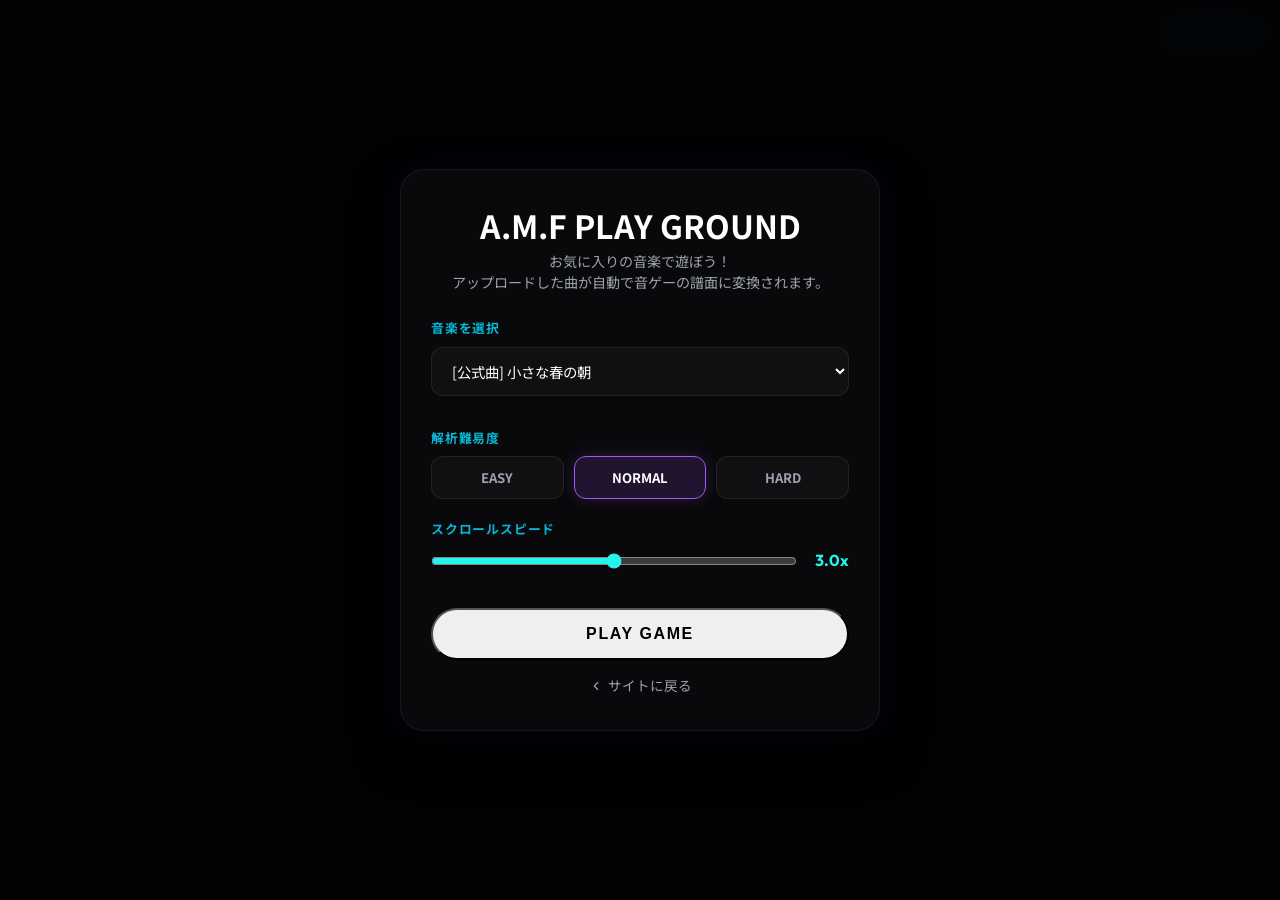
<file: rhythm.html>
<!DOCTYPE html>
<html lang="ja">
<head>
  <meta charset="UTF-8">
  <meta name="viewport" content="width=device-width, initial-scale=1.0, maximum-scale=1.0, user-scalable=no">
  <title>A.M.F PLAY GROUND - RHYTHM ACTION</title>
  
  <!-- Google Fonts -->
  <link rel="preconnect" href="https://fonts.googleapis.com">
  <link rel="preconnect" href="https://fonts.gstatic.com" crossorigin>
  <link href="https://fonts.googleapis.com/css2?family=Noto+Sans+JP:wght@300;400;500;700&family=Outfit:wght@300;400;600;800&display=swap" rel="stylesheet">
  
  <link rel="stylesheet" href="style.css">
  
  <style>
    /* Prevent text selection and scrolling/bouncing on mobile */
    html, body {
      margin: 0;
      padding: 0;
      width: 100%;
      height: 100%;
      overflow: hidden;
      background-color: #030305;
      font-family: var(--font-body);
      user-select: none;
      -webkit-user-select: none;
      touch-action: none;
    }

    .rhythm-body {
      display: flex;
      flex-direction: column;
      height: 100%;
      position: relative;
    }

    /* Setup/Lobby Screen */
    .lobby-container {
      position: absolute;
      top: 0;
      left: 0;
      width: 100%;
      height: 100%;
      display: flex;
      flex-direction: column;
      align-items: center;
      justify-content: center;
      padding: 20px;
      box-sizing: border-box;
      z-index: 10;
      background: rgba(3, 3, 5, 0.95);
      backdrop-filter: blur(15px);
      transition: opacity 0.5s ease, visibility 0.5s ease;
      overflow-y: auto;
    }

    .lobby-container.hide {
      opacity: 0;
      visibility: hidden;
      pointer-events: none;
    }

    .lobby-card {
      background: rgba(255, 255, 255, 0.03);
      border: 1px solid rgba(255, 255, 255, 0.06);
      border-radius: 24px;
      padding: 30px;
      width: 100%;
      max-width: 480px;
      text-align: center;
      box-shadow: 0 20px 50px rgba(0,0,0,0.5), 0 0 30px rgba(168, 85, 247, 0.05);
      box-sizing: border-box;
    }

    .lobby-title {
      font-family: var(--font-display);
      font-size: 2.2rem;
      font-weight: 800;
      letter-spacing: 0.15rem;
      background: linear-gradient(135deg, #25f4ee 0%, var(--color-accent) 50%, var(--color-primary) 100%);
      -webkit-background-clip: text;
      -webkit-text-fill-color: transparent;
      margin-bottom: 5px;
      text-shadow: 0 0 20px rgba(37, 244, 238, 0.2);
    }

    .lobby-subtitle {
      color: var(--color-text-secondary);
      font-size: 0.88rem;
      margin-bottom: 25px;
      line-height: 1.5;
    }

    /* Form Styles */
    .form-group {
      margin-bottom: 20px;
      text-align: left;
    }

    .form-label {
      display: block;
      font-size: 0.8rem;
      font-weight: 700;
      color: var(--color-accent);
      margin-bottom: 8px;
      text-transform: uppercase;
      letter-spacing: 0.05rem;
    }

    .custom-select, .custom-file-btn {
      width: 100%;
      padding: 12px 16px;
      background: rgba(255, 255, 255, 0.03);
      border: 1px solid rgba(255, 255, 255, 0.08);
      border-radius: 12px;
      color: #fff;
      font-family: var(--font-body);
      font-size: 0.9rem;
      outline: none;
      box-sizing: border-box;
      transition: border-color 0.2s, background 0.2s;
    }

    .custom-select:focus {
      border-color: var(--color-accent);
      background: rgba(255, 255, 255, 0.06);
    }

    /* File upload design */
    .upload-area {
      border: 2px dashed rgba(255, 255, 255, 0.15);
      border-radius: 16px;
      padding: 20px;
      text-align: center;
      cursor: pointer;
      background: rgba(255, 255, 255, 0.01);
      transition: border-color 0.3s, background 0.3s;
    }

    .upload-area:hover, .upload-area.dragover {
      border-color: #25f4ee;
      background: rgba(37, 244, 238, 0.03);
    }

    .upload-icon {
      font-size: 1.8rem;
      color: #25f4ee;
      margin-bottom: 10px;
    }

    .upload-text {
      font-size: 0.82rem;
      color: var(--color-text-secondary);
      line-height: 1.4;
    }

    .upload-file-info {
      font-size: 0.85rem;
      color: #25f4ee;
      font-weight: 600;
      margin-top: 10px;
      word-break: break-all;
      display: none;
    }

    /* Option tabs for difficulty */
    .options-grid {
      display: grid;
      grid-template-columns: repeat(3, 1fr);
      gap: 10px;
    }

    .option-tab {
      padding: 10px;
      background: rgba(255, 255, 255, 0.03);
      border: 1px solid rgba(255, 255, 255, 0.08);
      border-radius: 12px;
      color: var(--color-text-secondary);
      font-size: 0.82rem;
      font-weight: 700;
      cursor: pointer;
      transition: all 0.3s;
      text-align: center;
    }

    .option-tab.active {
      color: #fff;
      background: rgba(168, 85, 247, 0.15);
      border-color: var(--color-primary);
      box-shadow: 0 0 15px rgba(168, 85, 247, 0.2);
    }

    /* Speed Slider */
    .slider-container {
      display: flex;
      align-items: center;
      gap: 12px;
    }

    .slider-container input[type=range] {
      flex: 1;
      accent-color: #25f4ee;
    }

    .slider-val {
      font-family: var(--font-display);
      font-size: 1rem;
      font-weight: 700;
      color: #25f4ee;
      width: 40px;
      text-align: right;
    }

    /* Start Button */
    .start-btn {
      width: 100%;
      padding: 15px;
      border-radius: 30px;
      font-size: 1rem;
      font-weight: 700;
      letter-spacing: 0.1rem;
      margin-top: 15px;
    }

    .back-btn-lobby {
      margin-top: 15px;
      display: inline-flex;
      font-size: 0.85rem;
      color: var(--color-text-secondary);
      text-decoration: none;
      align-items: center;
      gap: 5px;
    }

    .back-btn-lobby:hover {
      color: #fff;
    }

    /* Analyzer overlay */
    .analyzer-overlay {
      position: absolute;
      top: 0;
      left: 0;
      width: 100%;
      height: 100%;
      display: flex;
      flex-direction: column;
      align-items: center;
      justify-content: center;
      z-index: 15;
      background: rgba(3, 3, 5, 0.98);
      opacity: 0;
      visibility: hidden;
      transition: opacity 0.3s, visibility 0.3s;
    }

    .analyzer-overlay.show {
      opacity: 1;
      visibility: visible;
    }

    .analyzer-spinner {
      width: 60px;
      height: 60px;
      border: 4px solid rgba(37, 244, 238, 0.1);
      border-left-color: #25f4ee;
      border-radius: 50%;
      animation: spin 1s linear infinite;
      margin-bottom: 20px;
      box-shadow: 0 0 20px rgba(37, 244, 238, 0.2);
    }

    .analyzer-text {
      color: #fff;
      font-family: var(--font-display);
      font-size: 1.1rem;
      font-weight: 600;
      margin-bottom: 8px;
    }

    .analyzer-progress {
      width: 200px;
      height: 4px;
      background: rgba(255,255,255,0.05);
      border-radius: 2px;
      overflow: hidden;
      position: relative;
    }

    .analyzer-bar {
      width: 0%;
      height: 100%;
      background: linear-gradient(90deg, #25f4ee, var(--color-accent));
      transition: width 0.1s;
    }

    @keyframes spin {
      to { transform: rotate(360deg); }
    }

    /* Game Play Area */
    .game-view {
      flex: 1;
      position: relative;
      width: 100%;
      height: 100%;
      display: flex;
      justify-content: center;
    }

    canvas {
      display: block;
      width: 100%;
      height: 100%;
      max-width: 500px;
      background-color: #030307;
      box-shadow: 0 0 30px rgba(0, 0, 0, 0.5);
    }

    /* Top HUD */
    .game-hud {
      position: absolute;
      top: 15px;
      left: 15px;
      right: 15px;
      display: flex;
      justify-content: space-between;
      align-items: center;
      pointer-events: none;
      z-index: 5;
      font-family: var(--font-display);
    }

    .hud-combo {
      color: #fff;
      font-size: 1.1rem;
      font-weight: 700;
      text-shadow: 0 0 10px rgba(255,255,255,0.3);
    }

    .hud-score {
      color: #25f4ee;
      font-size: 1.4rem;
      font-weight: 800;
      text-shadow: 0 0 10px rgba(37,244,238,0.4);
    }

    .hud-back-btn {
      pointer-events: auto;
      background: rgba(255,255,255,0.05);
      border: 1px solid rgba(255,255,255,0.1);
      color: #fff;
      padding: 6px 12px;
      border-radius: 15px;
      font-size: 0.75rem;
      font-weight: 700;
      cursor: pointer;
      backdrop-filter: blur(10px);
    }

    /* Mobile virtual touch lanes */
    .mobile-touch-zones {
      position: absolute;
      bottom: 0;
      left: 0;
      width: 100%;
      height: 28%; /* Covers bottom area */
      display: flex;
      z-index: 6;
      box-sizing: border-box;
      pointer-events: auto;
      max-width: 500px;
      left: 50%;
      transform: translateX(-50%);
    }

    .touch-zone {
      flex: 1;
      height: 100%;
      border-right: 1px dashed rgba(255, 255, 255, 0.02);
      position: relative;
      cursor: pointer;
    }

    .touch-zone:last-child {
      border-right: none;
    }

    /* Key Assist Labels on lanes */
    .key-label {
      position: absolute;
      bottom: 12px;
      left: 50%;
      transform: translateX(-50%);
      font-family: var(--font-display);
      font-size: 0.9rem;
      font-weight: 800;
      color: rgba(255, 255, 255, 0.2);
      pointer-events: none;
      background: rgba(255,255,255,0.02);
      border: 1px solid rgba(255,255,255,0.05);
      width: 24px;
      height: 24px;
      display: flex;
      align-items: center;
      justify-content: center;
      border-radius: 6px;
    }

    @media (max-width: 600px) {
      .key-label {
        display: none; /* Hide key labels on mobile */
      }
    }

    /* Result Screen Overlay */
    .result-container {
      position: absolute;
      top: 0;
      left: 0;
      width: 100%;
      height: 100%;
      display: flex;
      flex-direction: column;
      align-items: center;
      justify-content: center;
      padding: 20px;
      box-sizing: border-box;
      z-index: 12;
      background: rgba(3, 3, 5, 0.96);
      backdrop-filter: blur(15px);
      opacity: 0;
      visibility: hidden;
      transition: opacity 0.5s ease, visibility 0.5s ease;
      overflow-y: auto;
    }

    .result-container.show {
      opacity: 1;
      visibility: visible;
    }

    .result-card {
      background: rgba(255, 255, 255, 0.02);
      border: 1px solid rgba(255, 255, 255, 0.06);
      border-radius: 24px;
      padding: 30px;
      width: 100%;
      max-width: 400px;
      text-align: center;
      box-shadow: 0 20px 50px rgba(0,0,0,0.5);
      box-sizing: border-box;
    }

    .result-title {
      font-family: var(--font-display);
      font-size: 2.4rem;
      font-weight: 800;
      color: #fff;
      background: linear-gradient(135deg, #25f4ee, var(--color-accent));
      -webkit-background-clip: text;
      -webkit-text-fill-color: transparent;
      margin-bottom: 5px;
      text-shadow: 0 0 20px rgba(37,244,238,0.2);
    }

    .result-song {
      font-size: 0.9rem;
      color: var(--color-text-secondary);
      margin-bottom: 25px;
      word-break: break-all;
    }

    .result-score-big {
      font-family: var(--font-display);
      font-size: 2.8rem;
      font-weight: 800;
      color: #fff;
      margin-bottom: 20px;
      text-shadow: 0 0 25px rgba(255,255,255,0.2);
    }

    .stats-grid {
      display: grid;
      grid-template-columns: 1fr 1fr;
      gap: 12px;
      margin-bottom: 30px;
    }

    .stat-box {
      background: rgba(255, 255, 255, 0.02);
      border: 1px solid rgba(255, 255, 255, 0.04);
      padding: 12px;
      border-radius: 12px;
      text-align: left;
    }

    .stat-label {
      font-size: 0.72rem;
      color: var(--color-text-secondary);
      margin-bottom: 4px;
      text-transform: uppercase;
      font-weight: 700;
      letter-spacing: 0.03rem;
    }

    .stat-val {
      font-family: var(--font-display);
      font-size: 1.2rem;
      font-weight: 700;
      color: #fff;
    }

    .stat-val.perfect { color: #25f4ee; }
    .stat-val.great { color: #a855f7; }
    .stat-val.good { color: #ec4899; }
    .stat-val.miss { color: #ef4444; }
  </style>
</head>
<body class="rhythm-body">

  <!-- Glowing Background Orbs -->
  <div class="glow-orb orb-1" style="background: rgba(37, 244, 238, 0.05);"></div>
  <div class="glow-orb orb-2" style="background: rgba(168, 85, 247, 0.05);"></div>

  <!-- Setup Lobby Screen -->
  <div class="lobby-container" id="lobby-container">
    <div class="lobby-card">
      <h1 class="game-title">A.M.F PLAY GROUND</h1>
      <p class="lobby-subtitle">お気に入りの音楽で遊ぼう！<br>アップロードした曲が自動で音ゲーの譜面に変換されます。</p>
      
      <!-- Selection of Preset/Upload -->
      <div class="form-group">
        <label class="form-label">音楽を選択</label>
        <select class="custom-select" id="song-select" style="margin-bottom: 12px;">
          <!-- Loaded dynamically from config.js -->
          <option value="upload">自分のMP3をアップロードする ➔</option>
        </select>
        
        <!-- Drag & Drop Upload Area -->
        <div class="upload-area" id="upload-area">
          <div class="upload-icon">
            <svg viewBox="0 0 24 24" width="24" height="24" stroke="currentColor" stroke-width="2.5" fill="none" stroke-linecap="round" stroke-linejoin="round">
              <path d="M21 15v4a2 2 0 0 1-2 2H5a2 2 0 0 1-2-2v-4"></path>
              <polyline points="17 8 12 3 7 8"></polyline>
              <line x1="12" y1="3" x2="12" y2="15"></line>
            </svg>
          </div>
          <div class="upload-text">MP3ファイルをここにドラッグ＆ドロップ<br>またはクリックして選択</div>
          <input type="file" id="file-input" accept="audio/mp3, audio/*" style="display: none;">
          <div class="upload-file-info" id="file-info"></div>
        </div>
      </div>

      <!-- Difficulty Selection -->
      <div class="form-group">
        <label class="form-label">解析難易度</label>
        <div class="options-grid" id="diff-tabs">
          <div class="option-tab" data-diff="easy">EASY</div>
          <div class="option-tab active" data-diff="normal">NORMAL</div>
          <div class="option-tab" data-diff="hard">HARD</div>
        </div>
      </div>

      <!-- Speed Adjustment -->
      <div class="form-group">
        <label class="form-label">スクロールスピード</label>
        <div class="slider-container">
          <input type="range" id="speed-slider" min="1.0" max="5.0" step="0.5" value="3.0">
          <span class="slider-val" id="speed-val">3.0x</span>
        </div>
      </div>

      <!-- Start Button -->
      <button id="start-game-btn" class="game-btn game-btn-primary start-btn">PLAY GAME</button>
      
      <a href="index.html" class="back-btn-lobby">
        <svg viewBox="0 0 24 24" width="14" height="14" stroke="currentColor" stroke-width="2" fill="none" stroke-linecap="round" stroke-linejoin="round">
          <polyline points="15 18 9 12 15 6"></polyline>
        </svg>
        サイトに戻る
      </a>
    </div>
  </div>

  <!-- Audio Analyzer Loading Screen -->
  <div class="analyzer-overlay" id="analyzer-overlay">
    <div class="analyzer-spinner"></div>
    <div class="analyzer-text" id="analyzer-status">デコード中...</div>
    <div class="analyzer-progress">
      <div class="analyzer-bar" id="analyzer-bar"></div>
    </div>
  </div>

  <!-- Game Play Area -->
  <div class="game-view">
    <!-- Top HUD -->
    <div class="game-hud">
      <button class="hud-back-btn" id="quit-btn">QUIT</button>
      <div style="text-align: center;">
        <div class="hud-combo" id="hud-combo" style="opacity: 0; transform: scale(1); transition: opacity 0.15s, transform 0.15s;">0 COMBO</div>
      </div>
      <div class="hud-score" id="hud-score">0000000</div>
    </div>

    <!-- Game canvas -->
    <canvas id="game-canvas"></canvas>

    <!-- Mobile Virtual Touch Lanes (Invisible clickable areas covering bottom 28%) -->
    <div class="mobile-touch-zones" id="touch-zones">
      <div class="touch-zone" id="zone-0"><span class="key-label">D</span></div>
      <div class="touch-zone" id="zone-1"><span class="key-label">F</span></div>
      <div class="touch-zone" id="zone-2"><span class="key-label">J</span></div>
      <div class="touch-zone" id="zone-3"><span class="key-label">K</span></div>
    </div>
  </div>

  <!-- Result Screen -->
  <div class="result-container" id="result-container">
    <div class="result-card">
      <h2 class="result-title">FINISH!!</h2>
      <p class="result-song" id="result-song-name">Song Name</p>
      
      <div class="result-score-big" id="result-score-val">0</div>
      
      <div class="stats-grid">
        <div class="stat-box">
          <div class="stat-label">PERFECT</div>
          <div class="stat-val perfect" id="result-perfect">0</div>
        </div>
        <div class="stat-box">
          <div class="stat-label">GREAT</div>
          <div class="stat-val great" id="result-great">0</div>
        </div>
        <div class="stat-box">
          <div class="stat-label">GOOD</div>
          <div class="stat-val good" id="result-good">0</div>
        </div>
        <div class="stat-box">
          <div class="stat-label">MISS</div>
          <div class="stat-val miss" id="result-miss">0</div>
        </div>
        <div class="stat-box">
          <div class="stat-label">MAX COMBO</div>
          <div class="stat-val" id="result-maxcombo">0</div>
        </div>
        <div class="stat-box">
          <div class="stat-label">ACCURACY</div>
          <div class="stat-val" id="result-accuracy" style="color: #25f4ee;">0%</div>
        </div>
      </div>

      <!-- Action buttons -->
      <div style="display: flex; flex-direction: column; gap: 12px;">
        <button id="retry-btn" class="game-btn game-btn-primary" style="padding: 12px 0; border-radius: 20px; font-size: 0.9rem; font-weight: 700;">もう一度遊ぶ</button>
        <button id="lobby-btn" class="game-btn" style="padding: 12px 0; border-radius: 20px; font-size: 0.9rem; font-weight: 700; color: #fff;">曲選択に戻る</button>
      </div>
    </div>
  </div>

  <!-- Configurations & Engine -->
  <script src="config.js"></script>
  
  <script>
    document.addEventListener('DOMContentLoaded', () => {
      // 1. Load configuration and fill presets
      let config = window.BAND_CONFIG;
      const localData = localStorage.getItem('band_config_data');
      if (localData) {
        try {
          const parsedLocal = JSON.parse(localData);
          if (!config || (config.lastUpdated && parsedLocal.lastUpdated && parsedLocal.lastUpdated >= config.lastUpdated)) {
            config = parsedLocal;
          }
        } catch(e) {}
      }

      // Populate preset tracks in dropdown
      const songSelect = document.getElementById('song-select');
      const validPresets = [];
      
      if (config && config.gameMusics && Array.isArray(config.gameMusics)) {
        config.gameMusics.forEach((musicUrl, idx) => {
          if (musicUrl && musicUrl.trim() !== '') {
            const detail = (config.gameMusicDetails && config.gameMusicDetails[idx]) ? config.gameMusicDetails[idx] : null;
            const title = (detail && detail.title) ? detail.title : `バンド登録楽曲スロット ${idx + 1}`;
            const opt = document.createElement('option');
            opt.value = `preset_${idx}`;
            opt.textContent = `[公式曲] ${title}`;
            songSelect.insertBefore(opt, songSelect.firstChild);
            validPresets.push({
              url: musicUrl,
              title: title
            });
          }
        });
      }

      // Setup DOM references
      const lobbyContainer = document.getElementById('lobby-container');
      const uploadArea = document.getElementById('upload-area');
      const fileInput = document.getElementById('file-input');
      const fileInfo = document.getElementById('file-info');
      const diffTabs = document.getElementById('diff-tabs');
      const speedSlider = document.getElementById('speed-slider');
      const speedVal = document.getElementById('speed-val');
      const startGameBtn = document.getElementById('start-game-btn');
      const analyzerOverlay = document.getElementById('analyzer-overlay');
      const analyzerStatus = document.getElementById('analyzer-status');
      const analyzerBar = document.getElementById('analyzer-bar');
      
      const gameCanvas = document.getElementById('game-canvas');
      const ctx = gameCanvas.getContext('2d');
      const hudCombo = document.getElementById('hud-combo');
      const hudScore = document.getElementById('hud-score');
      const quitBtn = document.getElementById('quit-btn');
      const touchZonesContainer = document.getElementById('touch-zones');
      
      const resultContainer = document.getElementById('result-container');
      const resultSongName = document.getElementById('result-song-name');
      const resultScoreVal = document.getElementById('result-score-val');
      const resultPerfect = document.getElementById('result-perfect');
      const resultGreat = document.getElementById('result-great');
      const resultGood = document.getElementById('result-good');
      const resultMiss = document.getElementById('result-miss');
      const resultMaxCombo = document.getElementById('result-maxcombo');
      const resultAccuracy = document.getElementById('result-accuracy');
      const retryBtn = document.getElementById('retry-btn');
      const lobbyBtn = document.getElementById('lobby-btn');

      // State variables
      let selectedSource = 'preset_0'; // default preset if exists
      if (validPresets.length === 0) {
        selectedSource = 'upload';
        songSelect.value = 'upload';
        uploadArea.style.display = 'block';
      } else {
        songSelect.value = 'preset_0';
        uploadArea.style.display = 'none';
      }
      
      let uploadedFile = null;
      let selectedDiff = 'normal';
      let scrollSpeed = 3.0; // 1.0 to 5.0
      
      // Game states
      let audioCtx = null;
      let decodedAudioBuffer = null; // Decoded AudioBuffer
      let sourceNode = null; // AudioBufferSourceNode
      let audioStartTime = 0; // playback start time
      let audioDuration = 0; // length of song
      let notes = []; // Array of { time: seconds, lane: 0-3, hit: false }
      let gameActive = false;
      let score = 0;
      let combo = 0;
      let maxCombo = 0;
      let counts = { perfect: 0, great: 0, good: 0, miss: 0 };
      let hitFeedback = [false, false, false, false]; // feedback flash for lanes
      let scoreAnims = []; // Float text animations for PERFECT/GREAT etc.
      let particleEffects = []; // Tap particles
      
      // UI Settings
      let canvasWidth = 400;
      let canvasHeight = 600;
      const judgmentLineY = 500; // Y coordinate for keypress line
      const noteRadius = 22;
      const colors = ['#25f4ee', '#a855f7', '#ec4899', '#facc15']; // Cyan, Purple, Pink, Yellow for lanes
      
      // Utility to convert Base64 MP3 to ArrayBuffer
      function base64ToArrayBuffer(base64) {
        const parts = base64.split(',');
        const raw = window.atob(parts[1]);
        const rawLength = raw.length;
        const uInt8Array = new Uint8Array(rawLength);
        for (let i = 0; i < rawLength; ++i) {
          uInt8Array[i] = raw.charCodeAt(i);
        }
        return uInt8Array.buffer;
      }

      // Handle selectors
      songSelect.addEventListener('change', () => {
        selectedSource = songSelect.value;
        if (selectedSource === 'upload') {
          uploadArea.style.display = 'block';
        } else {
          uploadArea.style.display = 'none';
        }
      });

      // Drag & drop logic
      uploadArea.addEventListener('click', () => fileInput.click());
      
      uploadArea.addEventListener('dragover', (e) => {
        e.preventDefault();
        uploadArea.classList.add('dragover');
      });
      
      uploadArea.addEventListener('dragleave', () => {
        uploadArea.classList.remove('dragover');
      });
      
      uploadArea.addEventListener('drop', (e) => {
        e.preventDefault();
        uploadArea.classList.remove('dragover');
        if (e.dataTransfer.files && e.dataTransfer.files.length > 0) {
          handleFileSelect(e.dataTransfer.files[0]);
        }
      });
      
      fileInput.addEventListener('change', (e) => {
        if (e.target.files && e.target.files.length > 0) {
          handleFileSelect(e.target.files[0]);
        }
      });
      
      function handleFileSelect(file) {
        if (file.type.match('audio.*') || file.name.endsWith('.mp3')) {
          uploadedFile = file;
          fileInfo.style.display = 'block';
          fileInfo.textContent = `選択された曲: ${file.name} (${(file.size/1024/1024).toFixed(2)} MB)`;
        } else {
          alert('MP3などの音声ファイルをアップロードしてください。');
        }
      }

      // Difficulty tabs
      diffTabs.addEventListener('click', (e) => {
        if (e.target.classList.contains('option-tab')) {
          Array.from(diffTabs.children).forEach(el => el.classList.remove('active'));
          e.target.classList.add('active');
          selectedDiff = e.target.getAttribute('data-diff');
        }
      });

      // Speed Slider
      speedSlider.addEventListener('input', (e) => {
        scrollSpeed = parseFloat(e.target.value);
        speedVal.textContent = scrollSpeed.toFixed(1) + 'x';
      });

      // Canvas resizing to fit screen
      function resizeCanvas() {
        const parent = gameCanvas.parentElement;
        const rect = parent.getBoundingClientRect();
        canvasWidth = Math.min(rect.width, 500);
        canvasHeight = rect.height;
        
        gameCanvas.width = canvasWidth;
        gameCanvas.height = canvasHeight;
      }
      window.addEventListener('resize', resizeCanvas);
      resizeCanvas();

      // ==========================================
      // BEAT ANALYSIS ENGINE (Web Audio API)
      // ==========================================
      function analyzeAudioFile(audioDataBuffer) {
        return new Promise((resolve) => {
          // Initialize AudioContext
          if (!audioCtx) {
            audioCtx = new (window.AudioContext || window.webkitAudioContext)();
          }
          
          analyzerStatus.textContent = '音声データをデコード中...';
          analyzerBar.style.width = '20%';

          // Decode array buffer
          audioCtx.decodeAudioData(audioDataBuffer, (decodedBuffer) => {
            analyzerStatus.textContent = 'リズムとテンポを解析中...';
            analyzerBar.style.width = '50%';
            
            // Peak analysis algorithm
            setTimeout(() => {
              const notesData = detectBeats(decodedBuffer);
              analyzerBar.style.width = '100%';
              setTimeout(() => resolve(notesData), 300);
            }, 50);
          }, (err) => {
            alert('音声デコードに失敗しました。ファイルが破損している可能性があります。');
            analyzerOverlay.classList.remove('show');
          });
        });
      }

      function detectBeats(buffer) {
        // Extract mono channel
        const channelData = buffer.getChannelData(0);
        const sampleRate = buffer.sampleRate;
        
        // Frame processing parameters
        // 2048 samples frame is roughly 46ms at 44.1kHz
        const frameSize = 2048;
        const hopSize = 1024; // 50% overlap
        const numFrames = Math.floor((channelData.length - frameSize) / hopSize);
        
        const energies = new Float32Array(numFrames);
        
        // 1. Calculate energy for each frame
        for (let i = 0; i < numFrames; i++) {
          const start = i * hopSize;
          let sum = 0;
          for (let j = 0; j < frameSize; j++) {
            const val = channelData[start + j];
            sum += val * val;
          }
          energies[i] = Math.sqrt(sum / frameSize);
        }
        
        // 2. Dynamic threshold peak detection (Onset detection)
        // Compare current frame energy with local average energy (neighborhood window)
        const notes = [];
        const windowSize = 21; // roughly 1 second neighborhood (10 frames before, 10 frames after)
        const halfWin = Math.floor(windowSize / 2);
        
        // Adjust threshold constants based on selected difficulty
        let multiplier = 1.45; // normal threshold ratio
        let debounceTime = 0.18; // min interval (seconds) between notes
        
        if (selectedDiff === 'easy') {
          multiplier = 1.65; // higher threshold = fewer notes
          debounceTime = 0.28;
        } else if (selectedDiff === 'hard') {
          multiplier = 1.30; // lower threshold = more notes
          debounceTime = 0.12;
        }

        let lastNoteTime = -999;
        
        for (let i = halfWin; i < numFrames - halfWin; i++) {
          const currentEnergy = energies[i];
          
          // Calculate local average
          let localSum = 0;
          for (let w = -halfWin; w <= halfWin; w++) {
            localSum += energies[i + w];
          }
          const localAverage = localSum / windowSize;
          
          const time = (i * hopSize) / sampleRate;

          // Peak criteria: 
          // 1. Energy is greater than local average * multiplier
          // 2. Energy is a local maximum compared to immediate neighbors
          if (currentEnergy > localAverage * multiplier &&
              currentEnergy > energies[i - 1] && 
              currentEnergy > energies[i + 1]) {
            
            // Check debounce interval
            if (time - lastNoteTime >= debounceTime) {
              // Assign to a lane (pattern logic)
              let lane = 0;
              if (notes.length > 0) {
                const prev = notes[notes.length - 1];
                // Pattern variations: change lane or step
                if (Math.random() > 0.4) {
                  lane = (prev.lane + (Math.random() > 0.5 ? 1 : 3)) % 4; // jump to adjacent lane
                } else {
                  lane = Math.floor(Math.random() * 4);
                }
              } else {
                lane = Math.floor(Math.random() * 4);
              }

              notes.push({
                time: time,
                lane: lane,
                hit: false
              });
              lastNoteTime = time;
            }
          }
        }
        
        return notes;
      }

      // ==========================================
      // GAMEPLAY LOGIC AND RENDER
      // ==========================================
      startGameBtn.addEventListener('click', () => {
        // Initialize/Resume AudioContext synchronously on user gesture
        if (!audioCtx) {
          audioCtx = new (window.AudioContext || window.webkitAudioContext)();
        }
        if (audioCtx.state === 'suspended') {
          audioCtx.resume();
        }

        if (selectedSource === 'upload') {
          if (!uploadedFile) {
            alert('MP3ファイルをアップロードしてください。');
            return;
          }
          
          analyzerOverlay.classList.add('show');
          analyzerStatus.textContent = 'ファイルを読み込み中...';
          analyzerBar.style.width = '10%';
          
          const reader = new FileReader();
          reader.onload = (e) => {
            const arrayBuf = e.target.result;
            processAudioBuffer(arrayBuf, uploadedFile.name);
          };
          reader.readAsArrayBuffer(uploadedFile);
        } else {
          // Preset loaded
          const idx = parseInt(selectedSource.split('_')[1]);
          const preset = validPresets[idx];
          
          analyzerOverlay.classList.add('show');
          analyzerStatus.textContent = '公式楽曲を読み込み中...';
          analyzerBar.style.width = '10%';
          
          if (preset.url.startsWith('data:')) {
            setTimeout(() => {
              try {
                const arrayBuf = base64ToArrayBuffer(preset.url);
                processAudioBuffer(arrayBuf, preset.title);
              } catch (err) {
                console.error(err);
                alert('公式曲データのデコードに失敗しました。');
                analyzerOverlay.classList.remove('show');
              }
            }, 50);
          } else {
            fetch(preset.url)
              .then(res => {
                analyzerBar.style.width = '30%';
                return res.arrayBuffer();
              })
              .then(arrayBuf => {
                processAudioBuffer(arrayBuf, preset.title);
              })
              .catch(err => {
                console.error(err);
                alert('公式曲データの取得に失敗しました。');
                analyzerOverlay.classList.remove('show');
              });
          }
        }
      });

      function processAudioBuffer(arrayBuf, songName) {
        analyzerStatus.textContent = '音声データをデコード中...';
        analyzerBar.style.width = '30%';

        audioCtx.decodeAudioData(arrayBuf, (decodedBuffer) => {
          decodedAudioBuffer = decodedBuffer;
          analyzerStatus.textContent = 'リズムとテンポを解析中...';
          analyzerBar.style.width = '60%';

          setTimeout(() => {
            const notesData = detectBeats(decodedBuffer);
            analyzerBar.style.width = '100%';
            setTimeout(() => {
              setupAndStartGame(notesData, songName);
            }, 300);
          }, 50);
        }, (err) => {
          console.error('Decode error:', err);
          alert('音声デコードに失敗しました。対応していない形式の可能性があります。');
          analyzerOverlay.classList.remove('show');
        });
      }

      function setupAndStartGame(notesData, songName) {
        // Close overlays
        analyzerOverlay.classList.remove('show');
        lobbyContainer.classList.add('hide');
        
        // Initialize Game Stats
        score = 0;
        combo = 0;
        maxCombo = 0;
        counts = { perfect: 0, great: 0, good: 0, miss: 0 };
        hudScore.textContent = '0000000';
        hudCombo.style.opacity = '0';
        
        notes = notesData;
        scoreAnims = [];
        particleEffects = [];
        hitFeedback = [false, false, false, false];

        audioDuration = decodedAudioBuffer.duration;

        // Create buffer source node for playback
        sourceNode = audioCtx.createBufferSource();
        sourceNode.buffer = decodedAudioBuffer;
        sourceNode.connect(audioCtx.destination);

        // Handle song completion
        sourceNode.onended = () => {
          if (gameActive) {
            setTimeout(() => {
              finishGame(songName);
            }, 1000);
          }
        };

        // Start playback using AudioContext timeline
        sourceNode.start(0);
        audioStartTime = audioCtx.currentTime;
        gameActive = true;
        
        resizeCanvas();
        requestAnimationFrame(gameLoop);
      }

      function quitGame() {
        gameActive = false;
        if (sourceNode) {
          try {
            sourceNode.stop();
          } catch (e) {}
          sourceNode = null;
        }
        lobbyContainer.classList.remove('hide');
        resultContainer.classList.remove('show');
      }

      quitBtn.addEventListener('click', quitGame);

      function finishGame(songName) {
        gameActive = false;
        if (sourceNode) {
          try {
            sourceNode.stop();
          } catch (e) {}
          sourceNode = null;
        }
        
        // Calculate accuracy
        const totalNotes = counts.perfect + counts.great + counts.good + counts.miss;
        let accuracy = 0;
        if (totalNotes > 0) {
          accuracy = Math.round(((counts.perfect * 100 + counts.great * 80 + counts.good * 50) / totalNotes));
        }

        // Show results
        resultSongName.textContent = songName;
        resultScoreVal.textContent = String(score).padStart(7, '0');
        resultPerfect.textContent = counts.perfect;
        resultGreat.textContent = counts.great;
        resultGood.textContent = counts.good;
        resultMiss.textContent = counts.miss;
        resultMaxCombo.textContent = maxCombo;
        resultAccuracy.textContent = accuracy + '%';
        
        resultContainer.classList.add('show');
      }

      retryBtn.addEventListener('click', () => {
        resultContainer.classList.remove('show');
        // Restart from current setup
        startGameBtn.click();
      });

      lobbyBtn.addEventListener('click', () => {
        resultContainer.classList.remove('show');
        lobbyContainer.classList.remove('hide');
      });

      // ==========================================
      // INPUT HANDLING (Mobile Touch & PC Keys)
      // ==========================================
      
      // PC Keyboard binds
      const keyMap = { 'd': 0, 'f': 1, 'j': 2, 'k': 3, 'D': 0, 'F': 1, 'J': 2, 'K': 3 };
      window.addEventListener('keydown', (e) => {
        if (!gameActive) return;
        const lane = keyMap[e.key];
        if (lane !== undefined) {
          handleInput(lane);
        }
      });

      window.addEventListener('keyup', (e) => {
        if (!gameActive) return;
        const lane = keyMap[e.key];
        if (lane !== undefined) {
          hitFeedback[lane] = false;
        }
      });

      // Mobile Touch Handling (Fast, low-latency, prevents scrolling/zoom)
      const touchZones = [
        document.getElementById('zone-0'),
        document.getElementById('zone-1'),
        document.getElementById('zone-2'),
        document.getElementById('zone-3')
      ];

      touchZones.forEach((zone, idx) => {
        // Touch Start (Note Tap)
        zone.addEventListener('touchstart', (e) => {
          e.preventDefault(); // Stop double-tap zoom and scrolling
          if (!gameActive) return;
          handleInput(idx);
        });

        zone.addEventListener('touchend', (e) => {
          e.preventDefault();
          if (!gameActive) return;
          hitFeedback[idx] = false;
        });
      });

      function handleInput(lane) {
        if (!audioCtx || !decodedAudioBuffer || !gameActive) return;
        
        const currentTime = audioCtx.currentTime - audioStartTime;
        hitFeedback[lane] = true;

        // Find the nearest note in the lane that has not been hit or missed
        let nearestNote = null;
        let minDiff = 999;
        
        for (let i = 0; i < notes.length; i++) {
          const note = notes[i];
          if (note.lane === lane && !note.hit) {
            const diff = Math.abs(note.time - currentTime);
            // Limit judgment window to 0.25 seconds
            if (diff < 0.25 && diff < minDiff) {
              minDiff = diff;
              nearestNote = note;
            }
          }
        }

        if (nearestNote) {
          nearestNote.hit = true;
          
          // Judge timing diff
          let rating = 'MISS';
          let scoreAdd = 0;
          let ratingColor = '#ef4444';
          
          if (minDiff <= 0.05) {
            rating = 'PERFECT';
            scoreAdd = 1000;
            counts.perfect++;
            ratingColor = '#25f4ee';
          } else if (minDiff <= 0.12) {
            rating = 'GREAT';
            scoreAdd = 700;
            counts.great++;
            ratingColor = '#a855f7';
          } else if (minDiff <= 0.22) {
            rating = 'GOOD';
            scoreAdd = 400;
            counts.good++;
            ratingColor = '#ec4899';
          } else {
            rating = 'MISS';
            counts.miss++;
            ratingColor = '#ef4444';
          }

          if (rating !== 'MISS') {
            combo++;
            maxCombo = Math.max(maxCombo, combo);
            score += scoreAdd;
            
            // Combo HUD flash animation
            hudCombo.style.opacity = '1';
            hudCombo.textContent = `${combo} COMBO`;
            hudCombo.style.transform = 'scale(1.15)';
            setTimeout(() => {
              hudCombo.style.transform = 'scale(1.0)';
            }, 100);

            // Add particle particles
            createTapParticles(lane, ratingColor);
          } else {
            combo = 0;
            hudCombo.style.opacity = '0';
          }

          // Add feedback text animation
          scoreAnims.push({
            text: rating,
            color: ratingColor,
            x: (canvasWidth / 8) * (lane * 2 + 1),
            y: judgmentLineY - 40,
            alpha: 1.0,
            scale: 1.2
          });

          // Refresh score HUD
          hudScore.textContent = String(score).padStart(7, '0');
        } else {
          // Empty tap triggers feedback particles only
          createTapParticles(lane, 'rgba(255,255,255,0.15)');
        }
      }

      function createTapParticles(lane, color) {
        const x = (canvasWidth / 8) * (lane * 2 + 1);
        const y = judgmentLineY;
        for (let i = 0; i < 15; i++) {
          particleEffects.push({
            x: x,
            y: y,
            vx: (Math.random() - 0.5) * 8,
            vy: (Math.random() - 0.7) * 8,
            size: Math.random() * 4 + 2,
            color: color,
            alpha: 1.0,
            life: Math.random() * 20 + 10
          });
        }
      }

      // ==========================================
      // MAIN GAME LOOP (RENDERING)
      // ==========================================
      function gameLoop() {
        if (!gameActive || !audioCtx || !decodedAudioBuffer) return;

        const currentTime = audioCtx.currentTime - audioStartTime;

        // Auto end fallback check
        if (currentTime >= audioDuration + 1.0) {
          return;
        }

        // Clear canvas
        ctx.fillStyle = '#030307';
        ctx.fillRect(0, 0, canvasWidth, canvasHeight);

        // Draw vertical lane dividers
        const laneWidth = canvasWidth / 4;
        ctx.strokeStyle = 'rgba(255,255,255,0.02)';
        ctx.lineWidth = 1;
        for (let i = 1; i < 4; i++) {
          ctx.beginPath();
          ctx.moveTo(i * laneWidth, 0);
          ctx.lineTo(i * laneWidth, canvasHeight);
          ctx.stroke();
        }

        // Draw Lane Keys Feedback glow at bottom
        for (let i = 0; i < 4; i++) {
          if (hitFeedback[i]) {
            const grad = ctx.createLinearGradient(i * laneWidth, canvasHeight, i * laneWidth, canvasHeight - 120);
            grad.addColorStop(0, colors[i] + '40');
            grad.addColorStop(1, colors[i] + '00');
            ctx.fillStyle = grad;
            ctx.fillRect(i * laneWidth, canvasHeight - 150, laneWidth, 150);
          }
        }

        // Draw Target Line
        ctx.strokeStyle = 'rgba(255, 255, 255, 0.15)';
        ctx.lineWidth = 3;
        ctx.beginPath();
        ctx.moveTo(0, judgmentLineY);
        ctx.lineTo(canvasWidth, judgmentLineY);
        ctx.stroke();

        // Draw Target Circles
        for (let i = 0; i < 4; i++) {
          const x = laneWidth * (i + 0.5);
          
          // Outer neon circle
          ctx.shadowBlur = hitFeedback[i] ? 15 : 5;
          ctx.shadowColor = colors[i];
          ctx.strokeStyle = colors[i];
          ctx.lineWidth = hitFeedback[i] ? 4 : 2;
          ctx.beginPath();
          ctx.arc(x, judgmentLineY, noteRadius, 0, Math.PI * 2);
          ctx.stroke();
          
          // Inner core
          ctx.fillStyle = hitFeedback[i] ? colors[i] + '30' : 'rgba(255, 255, 255, 0.02)';
          ctx.beginPath();
          ctx.arc(x, judgmentLineY, noteRadius - 2, 0, Math.PI * 2);
          ctx.fill();
        }
        ctx.shadowBlur = 0; // Reset shadow glow

        // Calculate visual note position based on time offset
        // speedFactor: pixels per second speed
        const speedFactor = scrollSpeed * 150; 

        // Update and Draw Notes
        for (let i = 0; i < notes.length; i++) {
          const note = notes[i];
          
          // Check missed notes
          if (!note.hit && (currentTime - note.time) > 0.25) {
            note.hit = true; // Mark as processed
            combo = 0;
            hudCombo.style.opacity = '0';
            counts.miss++;
            
            // Add MISS text animation
            scoreAnims.push({
              text: 'MISS',
              color: '#ef4444',
              x: laneWidth * (note.lane + 0.5),
              y: judgmentLineY - 40,
              alpha: 1.0,
              scale: 1.0
            });
          }

          // Render active notes coming down
          if (!note.hit) {
            const timeDiff = note.time - currentTime;
            
            // Render only notes that fit inside canvas window
            if (timeDiff > -0.2 && timeDiff < 4.0) {
              const x = laneWidth * (note.lane + 0.5);
              const y = judgmentLineY - (timeDiff * speedFactor);


              // Drawing note pill design
              ctx.shadowBlur = 12;
              ctx.shadowColor = colors[note.lane];
              ctx.fillStyle = colors[note.lane];
              ctx.beginPath();
              ctx.arc(x, y, noteRadius - 2, 0, Math.PI * 2);
              ctx.fill();

              // White center core
              ctx.fillStyle = '#ffffff';
              ctx.beginPath();
              ctx.arc(x, y, noteRadius - 8, 0, Math.PI * 2);
              ctx.fill();
            }
          }
        }
        ctx.shadowBlur = 0;

        // Render particles
        for (let i = particleEffects.length - 1; i >= 0; i--) {
          const p = particleEffects[i];
          p.x += p.vx;
          p.y += p.vy;
          p.alpha = p.life > 10 ? 1.0 : p.life / 10;
          p.life--;

          ctx.fillStyle = p.color;
          ctx.globalAlpha = p.alpha;
          ctx.beginPath();
          ctx.arc(p.x, p.y, p.size, 0, Math.PI * 2);
          ctx.fill();

          if (p.life <= 0) {
            particleEffects.splice(i, 1);
          }
        }
        ctx.globalAlpha = 1.0; // Reset alpha

        // Render feedback rating text (PERFECT / GREAT / MISS)
        for (let i = scoreAnims.length - 1; i >= 0; i--) {
          const anim = scoreAnims[i];
          anim.y -= 0.8; // Float up
          anim.alpha -= 0.02; // Fade out
          
          ctx.font = `italic 800 ${1.2 * anim.scale}rem var(--font-display)`;
          ctx.textAlign = 'center';
          ctx.fillStyle = anim.color;
          ctx.globalAlpha = anim.alpha;
          ctx.fillText(anim.text, anim.x, anim.y);

          if (anim.alpha <= 0) {
            scoreAnims.splice(i, 1);
          }
        }
        ctx.globalAlpha = 1.0;

        // Keep loop going
        requestAnimationFrame(gameLoop);
      }
    });
  </script>
</body>
</html>
</file>
<file: style.css>
/* ==========================================================================
   A.M.F - Stylesheet (Mobile First & Modern Dark Aesthetic)
   ========================================================================== */

/* Design Tokens & Variables */
:root {
  --font-display: 'Outfit', 'Noto Sans JP', sans-serif;
  --font-body: 'Noto Sans JP', 'Outfit', sans-serif;

  /* Colors */
  --color-bg-deep: #050507;
  --color-bg-dark: #0a0a0f;
  --color-bg-card: rgba(16, 16, 24, 0.65);
  --color-border: rgba(255, 255, 255, 0.07);
  
  --color-primary: #a855f7;       /* Nebula Purple */
  --color-secondary: #ec4899;     /* Neon Pink */
  --color-accent: #06b6d4;        /* Cyan */
  
  --color-text-primary: #ffffff;
  --color-text-secondary: #9ca3af;
  --color-text-muted: #6b7280;

  /* Transitions */
  --transition-smooth: all 0.4s cubic-bezier(0.16, 1, 0.3, 1);
  --transition-fast: all 0.2s cubic-bezier(0.16, 1, 0.3, 1);
  --transition-bounce: all 0.5s cubic-bezier(0.34, 1.56, 0.64, 1);

  /* Layout */
  --mobile-nav-height: 70px;
}

/* Reset & Base Styles */
*, *::before, *::after {
  box-sizing: border-box;
  margin: 0;
  padding: 0;
}

html {
  scroll-behavior: smooth;
  -webkit-tap-highlight-color: transparent;
}

body {
  font-family: var(--font-body);
  background-color: var(--color-bg-deep);
  color: var(--color-text-primary);
  line-height: 1.6;
  overflow-x: hidden;
  position: relative;
  -webkit-font-smoothing: antialiased;
}

/* Custom Scrollbar */
::-webkit-scrollbar {
  width: 6px;
}
::-webkit-scrollbar-track {
  background: var(--color-bg-deep);
}
::-webkit-scrollbar-thumb {
  background: var(--color-primary);
  border-radius: 3px;
}
::-webkit-scrollbar-thumb:hover {
  background: var(--color-secondary);
}

/* Glowing Ambient Orbs */
.glow-orb {
  position: fixed;
  border-radius: 50%;
  z-index: -1;
  filter: blur(120px);
  opacity: 0.3;
  pointer-events: none;
}

.orb-1 {
  width: 350px;
  height: 350px;
  background: var(--color-primary);
  top: -10%;
  left: -10%;
  animation: floatOrb 25s infinite alternate ease-in-out;
}

.orb-2 {
  width: 400px;
  height: 400px;
  background: var(--color-secondary);
  bottom: 20%;
  right: -10%;
  animation: floatOrb 30s infinite alternate-reverse ease-in-out;
}

.orb-3 {
  width: 300px;
  height: 300px;
  background: var(--color-accent);
  top: 40%;
  left: 50%;
  transform: translateX(-50%);
  animation: floatOrb 20s infinite alternate ease-in-out;
}

@keyframes floatOrb {
  0% { transform: translate(0, 0) scale(1); }
  50% { transform: translate(50px, 30px) scale(1.1); }
  100% { transform: translate(-30px, -50px) scale(0.9); }
}

/* Loader Screen */
.loader-overlay {
  position: fixed;
  top: 0;
  left: 0;
  width: 100vw;
  height: 100vh;
  background: var(--color-bg-deep);
  z-index: 9999;
  display: flex;
  justify-content: center;
  align-items: center;
  transition: opacity 0.6s cubic-bezier(0.16, 1, 0.3, 1), visibility 0.6s;
}

.loader-overlay.fade-out {
  opacity: 0;
  visibility: hidden;
}

.loader-content {
  text-align: center;
}

.loader-logo {
  font-family: var(--font-display);
  font-size: 2.2rem;
  font-weight: 800;
  letter-spacing: 0.5rem;
  color: #fff;
  text-shadow: 0 0 15px rgba(168, 85, 247, 0.6);
  margin-bottom: 20px;
  animation: pulseLogo 2s infinite ease-in-out;
}

.loader-line {
  width: 80px;
  height: 2px;
  background: linear-gradient(90deg, var(--color-primary), var(--color-secondary));
  margin: 0 auto;
  position: relative;
  overflow: hidden;
  border-radius: 2px;
}

.loader-line::after {
  content: '';
  position: absolute;
  top: 0;
  left: -100%;
  width: 100%;
  height: 100%;
  background: #fff;
  animation: scanLine 1.5s infinite ease;
}

@keyframes scanLine {
  0% { left: -100%; }
  50% { left: 100%; }
  100% { left: 100%; }
}

@keyframes pulseLogo {
  0%, 100% { opacity: 0.6; transform: scale(0.98); }
  50% { opacity: 1; transform: scale(1); }
}

/* Header & Navigation (Top) */
.main-header {
  position: fixed;
  top: 0;
  left: 0;
  width: 100%;
  padding: 20px;
  z-index: 1000;
  display: flex;
  justify-content: space-between;
  align-items: center;
  background: linear-gradient(to bottom, rgba(5, 5, 7, 0.9), transparent);
  backdrop-filter: blur(10px);
  border-bottom: 1px solid rgba(255, 255, 255, 0.03);
}

.header-logo {
  font-family: var(--font-display);
  font-weight: 800;
  font-size: 1.4rem;
  letter-spacing: 0.2rem;
  color: #fff;
  text-shadow: 0 0 10px rgba(236, 72, 153, 0.4);
}

.desktop-nav {
  display: none; /* Mobile first: hide top navigation */
}

/* Main Sections Layout */
.content-wrapper {
  padding-bottom: 0;
}

.section-container {
  padding: 80px 20px 40px 20px;
  max-width: 1200px;
  margin: 0 auto;
}

.section-header {
  margin-bottom: 40px;
  text-align: center;
  position: relative;
}

.section-title {
  font-family: var(--font-display);
  font-size: 2.2rem;
  font-weight: 800;
  letter-spacing: 0.3rem;
  color: #fff;
  display: inline-block;
  background: linear-gradient(135deg, #fff 30%, var(--color-text-secondary));
  -webkit-background-clip: text;
  -webkit-text-fill-color: transparent;
}

.member-count {
  font-size: 0.85rem;
  color: var(--color-text-secondary);
  letter-spacing: 0.08rem;
  margin-top: 12px;
  font-weight: 500;
  opacity: 0.8;
}

.title-line {
  width: 40px;
  height: 3px;
  background: linear-gradient(90deg, var(--color-primary), var(--color-secondary));
  margin: 10px auto 0 auto;
  border-radius: 2px;
  box-shadow: 0 0 8px var(--color-primary);
}

/* 1. Hero Section */
.hero-section {
  height: 100vh;
  position: relative;
  display: flex;
  justify-content: center;
  align-items: center;
  overflow: hidden;
  text-align: center;
}

.hero-bg-wrapper {
  position: absolute;
  top: 0;
  left: 0;
  width: 100%;
  height: 100%;
  z-index: 1;
}

.hero-bg-img {
  width: 100%;
  height: 100%;
  object-fit: cover;
  opacity: 0.4;
  animation: kenBurns 20s infinite alternate ease-in-out;
}

@keyframes kenBurns {
  0% { transform: scale(1); }
  100% { transform: scale(1.1); }
}

.hero-overlay {
  position: absolute;
  top: 0;
  left: 0;
  width: 100%;
  height: 100%;
  background: radial-gradient(circle at center, transparent 20%, var(--color-bg-deep) 80%),
              linear-gradient(to bottom, rgba(5,5,7,0.4) 0%, var(--color-bg-deep) 100%);
}

.hero-content {
  position: relative;
  z-index: 2;
  padding: 0 20px;
}

.hero-title {
  font-family: var(--font-display);
  font-size: 3.5rem;
  font-weight: 800;
  letter-spacing: 0.6rem;
  color: #fff;
  line-height: 1.1;
  margin-bottom: 15px;
  text-shadow: 0 0 30px rgba(168, 85, 247, 0.4);
}

.hero-tagline {
  font-size: 0.95rem;
  font-weight: 300;
  letter-spacing: 0.15rem;
  color: var(--color-text-secondary);
  max-width: 500px;
  margin: 0 auto 40px auto;
  text-transform: uppercase;
}

.scroll-down-btn {
  display: inline-flex;
  flex-direction: column;
  align-items: center;
  text-decoration: none;
  color: var(--color-text-secondary);
  font-size: 0.75rem;
  letter-spacing: 0.2rem;
  transition: var(--transition-smooth);
}

.scroll-down-btn:hover {
  color: #fff;
}

.mouse-icon {
  width: 20px;
  height: 32px;
  border: 2px solid var(--color-text-muted);
  border-radius: 10px;
  position: relative;
  margin-bottom: 8px;
}

.wheel {
  width: 4px;
  height: 6px;
  background: var(--color-secondary);
  border-radius: 2px;
  position: absolute;
  top: 6px;
  left: 50%;
  transform: translateX(-50%);
  animation: scrollWheel 1.5s infinite ease-in-out;
}

@keyframes scrollWheel {
  0% { opacity: 0; top: 4px; }
  30% { opacity: 1; }
  100% { opacity: 0; top: 16px; }
}

.scroll-text {
  animation: bounceText 2s infinite ease-in-out;
}

@keyframes bounceText {
  0%, 100% { transform: translateY(0); }
  50% { transform: translateY(4px); }
}


/* 2. Concept Section */
.concept-content-box {
  background: var(--color-bg-card);
  border: 1px solid var(--color-border);
  border-radius: 20px;
  padding: 30px 20px;
  backdrop-filter: blur(16px);
  box-shadow: 0 10px 30px rgba(0,0,0,0.4);
  text-align: center;
  margin-bottom: 40px;
}

.concept-subtitle {
  font-size: 1.25rem;
  font-weight: 600;
  margin-bottom: 25px;
  background: linear-gradient(90deg, var(--color-primary), var(--color-secondary));
  -webkit-background-clip: text;
  -webkit-text-fill-color: transparent;
}

.concept-description-texts p {
  font-size: 0.95rem;
  color: var(--color-text-secondary);
  margin-bottom: 15px;
  line-height: 1.8;
  font-weight: 300;
  white-space: pre-line;
}

.concept-description-texts p:last-child {
  margin-bottom: 0;
}


/* Spotify Inline Integration */
.spotify-inline-container {
  margin-top: 50px;
  text-align: center;
}

.spotify-box-title {
  font-family: var(--font-display);
  font-size: 1.1rem;
  font-weight: 600;
  letter-spacing: 0.2rem;
  margin-bottom: 20px;
  color: #fff;
  text-shadow: 0 0 10px rgba(6, 182, 212, 0.4);
}

.spotify-iframe-wrapper {
  width: 100%;
  max-width: 600px;
  margin: 0 auto;
  border-radius: 12px;
  overflow: hidden;
  box-shadow: 0 10px 25px rgba(0, 0, 0, 0.5);
  background: #000;
  line-height: 0;
}


/* 3. Biography Section */
.biography-story {
  text-align: center;
  font-size: 0.95rem;
  color: var(--color-text-secondary);
  margin-bottom: 40px;
  max-width: 600px;
  margin-left: auto;
  margin-right: auto;
}

.timeline-wrapper {
  position: relative;
  max-width: 800px;
  margin: 0 auto;
  padding: 20px 0;
}

/* Timeline center line */
.timeline-wrapper::before {
  content: '';
  position: absolute;
  top: 0;
  bottom: 0;
  left: 20px;
  width: 2px;
  background: linear-gradient(to bottom, var(--color-primary) 0%, var(--color-secondary) 50%, var(--color-accent) 100%);
  opacity: 0.4;
  border-radius: 1px;
}

.timeline-item {
  position: relative;
  padding-left: 45px;
  margin-bottom: 40px;
}

.timeline-item:last-child {
  margin-bottom: 0;
}

.timeline-dot {
  position: absolute;
  left: 14px;
  top: 6px;
  width: 14px;
  height: 14px;
  border-radius: 50%;
  background: var(--color-bg-deep);
  border: 3px solid var(--color-primary);
  z-index: 2;
  box-shadow: 0 0 10px var(--color-primary);
  transition: var(--transition-smooth);
}

.timeline-item:nth-child(even) .timeline-dot {
  border-color: var(--color-secondary);
  box-shadow: 0 0 10px var(--color-secondary);
}

.timeline-item:nth-child(3n) .timeline-dot {
  border-color: var(--color-accent);
  box-shadow: 0 0 10px var(--color-accent);
}

.timeline-item:hover .timeline-dot {
  transform: scale(1.3);
  background: #fff;
}

.timeline-year {
  font-family: var(--font-display);
  font-size: 1.3rem;
  font-weight: 800;
  color: var(--color-primary);
  margin-bottom: 5px;
  letter-spacing: 0.1rem;
}

.timeline-item:nth-child(even) .timeline-year {
  color: var(--color-secondary);
}

.timeline-item:nth-child(3n) .timeline-year {
  color: var(--color-accent);
}

.timeline-content {
  background: var(--color-bg-card);
  border: 1px solid var(--color-border);
  border-radius: 16px;
  padding: 20px;
  backdrop-filter: blur(10px);
  box-shadow: 0 5px 20px rgba(0, 0, 0, 0.3);
  transition: var(--transition-smooth);
}

.timeline-content:hover {
  transform: translateY(-3px);
  border-color: rgba(255,255,255,0.15);
  box-shadow: 0 8px 25px rgba(168,85,247,0.1);
}

.timeline-item-title {
  font-size: 1rem;
  font-weight: 700;
  color: #fff;
  margin-bottom: 8px;
}

.timeline-item-desc {
  font-size: 0.88rem;
  color: var(--color-text-secondary);
  line-height: 1.6;
}


/* 4. Member Section */
.member-grid {
  display: grid;
  grid-template-columns: repeat(auto-fill, minmax(240px, 1fr));
  gap: 25px;
  margin-top: 40px;
}

.member-card {
  position: relative;
  border-radius: 24px;
  overflow: hidden;
  cursor: pointer;
  background: var(--color-bg-card);
  border: 1px solid var(--color-border);
  box-shadow: 0 10px 30px rgba(0, 0, 0, 0.4);
  backdrop-filter: blur(10px);
  transition: var(--transition-smooth);
  display: flex;
  flex-direction: column;
  align-items: center;
  text-align: center;
  padding: 30px 20px;
}

.member-card:hover {
  transform: translateY(-5px);
  border-color: rgba(255, 255, 255, 0.15);
  box-shadow: 0 15px 35px rgba(168, 85, 247, 0.15);
}

.member-img-wrapper {
  position: relative;
  width: 120px;
  height: 120px;
  border-radius: 50%;
  overflow: hidden;
  margin-bottom: 20px;
  border: 3px solid rgba(255, 255, 255, 0.08);
  box-shadow: 0 8px 20px rgba(0, 0, 0, 0.3);
  transition: var(--transition-smooth);
}

.member-card-img {
  width: 100%;
  height: 100%;
  object-fit: cover;
  transition: var(--transition-smooth);
  filter: grayscale(20%) contrast(105%);
}

.member-card:hover .member-img-wrapper {
  border-color: var(--color-primary);
  transform: scale(1.05);
  box-shadow: 0 0 20px rgba(168, 85, 247, 0.4);
}

.member-card:nth-child(even):hover .member-img-wrapper {
  border-color: var(--color-secondary);
  box-shadow: 0 0 20px rgba(236, 72, 153, 0.4);
}

.member-card:nth-child(3n):hover .member-img-wrapper {
  border-color: var(--color-accent);
  box-shadow: 0 0 20px rgba(6, 182, 212, 0.4);
}

.member-card-overlay {
  display: none; /* Removed overlay as it's no longer needed for full-bg card */
}

.member-card-info {
  width: 100%;
  display: flex;
  flex-direction: column;
  align-items: center;
}

.member-card-role {
  font-family: var(--font-display);
  font-size: 0.75rem;
  font-weight: 600;
  letter-spacing: 0.12rem;
  color: var(--color-primary);
  text-transform: uppercase;
  margin-bottom: 8px;
  display: block;
}

.member-card:nth-child(even) .member-card-role {
  color: var(--color-secondary);
}

.member-card:nth-child(3n) .member-card-role {
  color: var(--color-accent);
}

.member-card-name {
  font-family: var(--font-display);
  font-size: 1.25rem;
  font-weight: 700;
  color: #fff;
  letter-spacing: 0.08rem;
  line-height: 1.3;
}

.member-card-action {
  font-size: 0.7rem;
  color: var(--color-text-muted);
  letter-spacing: 0.08rem;
  margin-top: 15px;
  display: flex;
  align-items: center;
  justify-content: center;
  gap: 5px;
  opacity: 0.8;
  transition: var(--transition-fast);
}

.member-card-action svg {
  transition: var(--transition-bounce);
}

.member-card:hover .member-card-action {
  color: #fff;
}

.member-card:hover .member-card-action svg {
  transform: translateX(3px);
}

/* Member Modal UI */
.modal-overlay {
  position: fixed;
  top: 0;
  left: 0;
  width: 100vw;
  height: 100vh;
  z-index: 3000;
  display: flex;
  justify-content: center;
  align-items: center;
  opacity: 0;
  visibility: hidden;
  transition: var(--transition-smooth);
}

.modal-overlay.open {
  opacity: 1;
  visibility: visible;
}

.modal-backdrop {
  position: absolute;
  top: 0;
  left: 0;
  width: 100%;
  height: 100%;
  background: rgba(4, 4, 6, 0.8);
  backdrop-filter: blur(15px);
}

.modal-container {
  position: relative;
  z-index: 2100;
  width: 90%;
  max-width: 500px;
  max-height: 85vh;
  display: flex;
  flex-direction: column;
  background: var(--color-bg-card);
  border: 1px solid var(--color-border);
  border-radius: 24px;
  overflow: hidden;
  box-shadow: 0 20px 60px rgba(0,0,0,0.6), 0 0 30px rgba(168,85,247,0.15);
  transform: scale(0.85) translateY(30px);
  opacity: 0;
  transition: var(--transition-smooth);
}

.modal-overlay.open .modal-container {
  transform: scale(1) translateY(0);
  opacity: 1;
  transition-delay: 0.05s;
}

.close-btn {
  position: absolute;
  top: 20px;
  right: 20px;
  z-index: 2200;
  width: 40px;
  height: 40px;
  border-radius: 50%;
  background: rgba(0, 0, 0, 0.6);
  backdrop-filter: blur(5px);
  border: 1px solid var(--color-border);
  color: #fff;
  display: flex;
  justify-content: center;
  align-items: center;
  cursor: pointer;
  transition: var(--transition-fast);
}

.close-btn:hover {
  background: #fff;
  color: #000;
  transform: rotate(90deg);
}

.modal-body {
  display: flex;
  flex-direction: column;
  overflow-y: auto;
  flex: 1;
}

.modal-member-embed {
  margin: 15px 0 20px 0;
  width: 100%;
  border-radius: 12px;
  overflow: hidden;
  line-height: 0;
  flex-shrink: 0; /* Prevent flex container from squeezing the iframe */
}

.modal-image-wrapper {
  width: 100%;
  display: flex;
  justify-content: center;
  align-items: center;
  padding: 30px 30px 10px 30px;
}

.modal-member-img {
  width: 150px;
  height: 150px;
  border-radius: 50%;
  object-fit: cover;
  border: 3px solid rgba(255, 255, 255, 0.08);
  box-shadow: 0 8px 25px rgba(0, 0, 0, 0.5);
  filter: contrast(105%);
}

.modal-info-wrapper {
  padding: 30px;
}

.modal-member-role {
  font-family: var(--font-display);
  font-size: 0.85rem;
  font-weight: 600;
  color: var(--color-primary);
  text-transform: uppercase;
  letter-spacing: 0.15rem;
  display: block;
  margin-bottom: 5px;
}

.modal-member-name {
  font-family: var(--font-display);
  font-size: 2.2rem;
  font-weight: 800;
  color: #fff;
  letter-spacing: 0.1rem;
}

.modal-divider {
  width: 100%;
  height: 1px;
  background: var(--color-border);
  margin: 15px 0;
}

.modal-member-bio {
  font-size: 0.92rem;
  color: var(--color-text-secondary);
  line-height: 1.7;
  font-weight: 300;
  margin-bottom: 25px;
}

/* SNS Social Links */
.modal-sns-links {
  display: flex;
  flex-direction: column;
  gap: 15px;
  width: 100%;
  margin-top: 10px;
}

.modal-sns-icons {
  display: flex;
  gap: 12px;
}

.sns-link {
  width: 45px;
  height: 45px;
  border-radius: 50%;
  background: rgba(255, 255, 255, 0.04);
  border: 1px solid var(--color-border);
  color: var(--color-text-secondary);
  display: flex;
  justify-content: center;
  align-items: center;
  transition: var(--transition-fast);
  text-decoration: none;
}

.sns-link:hover {
  background: #fff;
  color: #000;
  transform: translateY(-3px);
  box-shadow: 0 5px 15px rgba(255, 255, 255, 0.1);
}

.sns-link svg {
  fill: currentColor;
}

/* X (formerly Twitter) Dedicated Button */
.modal-x-btn {
  display: inline-flex;
  align-items: center;
  justify-content: center;
  gap: 10px;
  width: 100%;
  padding: 12px 20px;
  background: rgba(255, 255, 255, 0.03);
  border: 1px solid rgba(255, 255, 255, 0.15);
  border-radius: 30px;
  color: #fff;
  font-size: 0.88rem;
  font-weight: 600;
  text-decoration: none;
  box-shadow: 0 5px 15px rgba(0, 0, 0, 0.3);
  transition: var(--transition-bounce);
  flex-shrink: 0; /* Prevent flex container from squeezing the button */
}

.modal-x-btn:hover {
  transform: translateY(-3px);
  background: rgba(255, 255, 255, 0.08);
  border-color: #fff;
  box-shadow: 0 8px 25px rgba(255, 255, 255, 0.15);
}

.modal-x-btn svg {
  fill: #fff;
  transition: var(--transition-fast);
}

/* TikTok Dedicated Button */
.modal-tiktok-btn {
  display: inline-flex;
  align-items: center;
  justify-content: center;
  gap: 10px;
  width: 100%;
  padding: 12px 20px;
  background: linear-gradient(135deg, #25f4ee 0%, #fe2c55 100%);
  border-radius: 30px;
  color: #fff;
  font-size: 0.88rem;
  font-weight: 600;
  text-decoration: none;
  box-shadow: 0 5px 15px rgba(254, 44, 85, 0.2);
  transition: var(--transition-bounce);
  flex-shrink: 0; /* Prevent flex container from squeezing the button */
}

.modal-tiktok-btn:hover {
  transform: translateY(-3px);
  box-shadow: 0 8px 25px rgba(37, 244, 238, 0.4), 0 8px 25px rgba(254, 44, 85, 0.4);
}

.modal-tiktok-btn svg {
  stroke: #fff;
  fill: none;
  transition: var(--transition-fast);
}

/* YouTube Dedicated Button */
.modal-youtube-btn {
  display: inline-flex;
  align-items: center;
  justify-content: center;
  gap: 10px;
  width: 100%;
  padding: 12px 20px;
  background: linear-gradient(135deg, #ff0000 0%, #cc0000 100%);
  border-radius: 30px;
  color: #fff;
  font-size: 0.88rem;
  font-weight: 600;
  text-decoration: none;
  box-shadow: 0 5px 15px rgba(255, 0, 0, 0.25);
  transition: var(--transition-bounce);
  flex-shrink: 0; /* Prevent flex container from squeezing the button */
}

.modal-youtube-btn:hover {
  transform: translateY(-3px);
  box-shadow: 0 8px 25px rgba(255, 0, 0, 0.45);
}

.modal-youtube-btn svg {
  fill: #fff;
  transition: var(--transition-fast);
}


/* 5. Hamburger Menu Toggle Button */
.menu-toggle-btn {
  display: flex;
  flex-direction: column;
  justify-content: space-between;
  width: 26px;
  height: 18px;
  background: transparent;
  border: none;
  cursor: pointer;
  padding: 0;
  z-index: 2500; /* Must be above the mobile overlay menu */
  position: relative;
  transition: var(--transition-smooth);
}

.menu-toggle-btn span {
  width: 100%;
  height: 2px;
  background-color: #fff;
  transition: all 0.3s cubic-bezier(0.16, 1, 0.3, 1);
  border-radius: 2px;
  position: absolute;
  left: 0;
}

.menu-toggle-btn span:nth-child(1) { top: 0px; }
.menu-toggle-btn span:nth-child(2) { top: 8px; }
.menu-toggle-btn span:nth-child(3) { top: 16px; }

/* Hamburger Button Hover Effect */
.menu-toggle-btn:hover span {
  background-color: var(--color-primary);
}

/* Open/Close Animation State */
.menu-toggle-btn.open span:nth-child(1) {
  transform: translateY(8px) rotate(45deg);
  background-color: var(--color-secondary);
}

.menu-toggle-btn.open span:nth-child(2) {
  opacity: 0;
  transform: scale(0);
}

.menu-toggle-btn.open span:nth-child(3) {
  transform: translateY(-8px) rotate(-45deg);
  background-color: var(--color-secondary);
}

/* Hide toggle button on desktop view */
@media (min-width: 768px) {
  .menu-toggle-btn {
    display: none;
  }
}

/* 5.5 Mobile Menu Overlay (Mobile Only) */
.mobile-menu-overlay {
  position: fixed;
  top: 0;
  left: 0;
  width: 100vw;
  height: 100vh;
  z-index: 2000; /* Above regular elements, below active modal but covers body */
  display: flex;
  justify-content: flex-end; /* Align overlay content to the right */
  align-items: center;
  opacity: 0;
  pointer-events: none;
  background: rgba(0, 0, 0, 0); /* Invisible background for full-screen click interception */
  transition: opacity 0.5s cubic-bezier(0.16, 1, 0.3, 1);
}

.mobile-menu-overlay::before {
  content: '';
  position: absolute;
  top: 0;
  left: 0;
  width: 100%;
  height: 100%;
  /* Right side is dark, fades to fully transparent on the left */
  background: linear-gradient(to left, rgba(5, 5, 7, 0.98) 0%, rgba(5, 5, 7, 0.85) 45%, rgba(5, 5, 7, 0) 100%);
  /* Apply glassmorphism blur over the entire screen, but mask it so it fades on the left */
  backdrop-filter: blur(20px);
  -webkit-backdrop-filter: blur(20px);
  -webkit-mask-image: linear-gradient(to left, rgba(0, 0, 0, 1) 0%, rgba(0, 0, 0, 0.8) 50%, rgba(0, 0, 0, 0) 100%);
  mask-image: linear-gradient(to left, rgba(0, 0, 0, 1) 0%, rgba(0, 0, 0, 0.8) 50%, rgba(0, 0, 0, 0) 100%);
  pointer-events: none;
  z-index: -1;
}

.mobile-menu-overlay.open {
  opacity: 1;
  pointer-events: auto;
}

.mobile-overlay-nav {
  display: flex;
  flex-direction: column;
  align-items: flex-end; /* Align links to the right */
  gap: 35px;
  width: 100%;
  padding-right: 50px; /* Spacing from the right edge */
}

.mobile-nav-link {
  font-family: var(--font-display);
  font-size: 2.2rem;
  font-weight: 800;
  letter-spacing: 0.2rem;
  color: var(--color-text-secondary);
  text-decoration: none;
  text-transform: uppercase;
  transition: var(--transition-bounce);
  transform: translateY(30px);
  opacity: 0;
  text-align: right;
  transform-origin: right center; /* Pin scale animation origin to the right */
}

.mobile-menu-overlay.open .mobile-nav-link {
  transform: translateY(0);
  opacity: 1;
  transition: transform 0.5s cubic-bezier(0.34, 1.56, 0.64, 1), opacity 0.5s ease;
}

/* Staggered Delay for Mobile Nav Links when Menu opens */
.mobile-menu-overlay.open .mobile-nav-link:nth-child(1) { transition-delay: 0.1s; }
.mobile-menu-overlay.open .mobile-nav-link:nth-child(2) { transition-delay: 0.2s; }
.mobile-menu-overlay.open .mobile-nav-link:nth-child(3) { transition-delay: 0.3s; }
.mobile-menu-overlay.open .mobile-nav-link:nth-child(4) { transition-delay: 0.4s; }

.mobile-nav-link:hover,
.mobile-nav-link.active {
  color: #fff;
  transform: scale(1.1);
  text-shadow: 0 0 25px var(--color-primary), 0 0 10px var(--color-secondary);
}


/* 6. Sticky Bottom Sheet Spotify Player */
.sticky-player-sheet {
  position: fixed;
  bottom: 0;
  left: 0;
  width: 100vw;
  background: rgba(10, 10, 15, 0.92);
  backdrop-filter: blur(25px);
  border-top: 1px solid var(--color-border);
  border-top-left-radius: 24px;
  border-top-right-radius: 24px;
  z-index: 1800;
  transform: translateY(100%);
  transition: var(--transition-smooth);
  box-shadow: 0 -15px 40px rgba(0, 0, 0, 0.6);
  padding: 15px 20px calc(var(--mobile-nav-height) + 30px) 20px;
}

.sticky-player-sheet.open {
  transform: translateY(0);
}

.sticky-player-handle {
  width: 100%;
  display: flex;
  justify-content: center;
  margin-bottom: 12px;
  cursor: pointer;
}

.handle-line {
  width: 40px;
  height: 4px;
  background-color: var(--color-text-muted);
  border-radius: 2px;
  opacity: 0.5;
  transition: var(--transition-fast);
}

.sticky-player-sheet:hover .handle-line {
  opacity: 1;
  background-color: var(--color-text-secondary);
}

.sticky-player-header {
  display: flex;
  justify-content: space-between;
  align-items: center;
  margin-bottom: 15px;
}

.sticky-player-title {
  font-family: var(--font-display);
  font-size: 0.78rem;
  font-weight: 600;
  letter-spacing: 0.15rem;
  color: var(--color-accent);
}

.close-sticky-btn {
  background: none;
  border: none;
  color: var(--color-text-secondary);
  font-family: var(--font-display);
  font-size: 0.75rem;
  font-weight: 600;
  letter-spacing: 0.1rem;
  cursor: pointer;
  transition: var(--transition-fast);
}

.close-sticky-btn:hover {
  color: #fff;
}

.sticky-player-body {
  width: 100%;
  border-radius: 12px;
  overflow: hidden;
  line-height: 0;
  box-shadow: 0 5px 15px rgba(0, 0, 0, 0.4);
}


/* 7. Footer Style */
.main-footer {
  background-color: #030304;
  border-top: 1px solid var(--color-border);
  padding: 40px 20px;
  text-align: center;
  position: relative;
  z-index: 100;
}

.footer-logo {
  font-family: var(--font-display);
  font-size: 1.2rem;
  font-weight: 800;
  letter-spacing: 0.3rem;
  color: #fff;
  margin-bottom: 10px;
}

.footer-copyright {
  font-size: 0.75rem;
  color: var(--color-text-muted);
  letter-spacing: 0.05rem;
}


/* ==========================================================================
   Desktop Adapters (Responsive Media Queries)
   ========================================================================== */

@media (min-width: 768px) {
  /* Layout adjustments */
  .section-container {
    padding: 120px 40px 60px 40px;
  }
  
  .section-title {
    font-size: 2.8rem;
  }

  /* Header adjustments */
  .main-header {
    padding: 25px 60px;
  }
  
  .desktop-nav {
    display: flex;
    gap: 40px;
  }
  
  .nav-link {
    font-family: var(--font-display);
    color: var(--color-text-secondary);
    text-decoration: none;
    font-size: 0.9rem;
    font-weight: 500;
    letter-spacing: 0.1rem;
    text-transform: uppercase;
    transition: var(--transition-fast);
    position: relative;
    padding: 5px 0;
  }
  
  .nav-link::after {
    content: '';
    position: absolute;
    bottom: 0;
    left: 0;
    width: 0;
    height: 2px;
    background: linear-gradient(90deg, var(--color-primary), var(--color-secondary));
    transition: var(--transition-fast);
    border-radius: 1px;
  }
  
  .nav-link:hover {
    color: #fff;
  }
  
  .nav-link:hover::after,
  .nav-link.active::after {
    width: 100%;
  }
  
  .nav-link.active {
    color: #fff;
  }

  /* Main Wrapper */
  .content-wrapper {
    padding-bottom: 0; /* No mobile nav at bottom on desktop */
  }

  /* Hero Section */
  .hero-title {
    font-size: 6rem;
    letter-spacing: 1.2rem;
  }
  
  .hero-tagline {
    font-size: 1.2rem;
    letter-spacing: 0.25rem;
  }

  /* Concept Section */
  .concept-content-box {
    padding: 50px;
    border-radius: 28px;
    max-width: 850px;
    margin: 0 auto 50px auto;
  }
  
  .concept-subtitle {
    font-size: 1.5rem;
  }
  
  .concept-description-texts p {
    font-size: 1.05rem;
    margin-bottom: 20px;
  }

  /* Biography Section */
  .biography-story {
    font-size: 1.05rem;
    margin-bottom: 60px;
  }

  /* Biography Timeline: Desktop Side-by-Side */
  .timeline-wrapper::before {
    left: 50%;
    transform: translateX(-50%);
  }
  
  .timeline-item {
    width: 50%;
    padding-left: 0;
    padding-right: 45px;
    left: 0;
    text-align: right;
  }
  
  .timeline-item:nth-child(even) {
    left: 50%;
    padding-right: 0;
    padding-left: 45px;
    text-align: left;
  }
  
  .timeline-dot {
    left: auto;
    right: -8px;
  }
  
  .timeline-item:nth-child(even) .timeline-dot {
    right: auto;
    left: -8px;
  }

  /* Member Section */
  .member-grid {
    grid-template-columns: repeat(3, 1fr);
    gap: 40px;
    margin-top: 60px;
  }

  /* Member Modal for Desktop */
  .modal-container {
    max-width: 850px;
    width: 85%;
  }

  .modal-body {
    flex-direction: row;
  }

  .modal-image-wrapper {
    width: 45%;
    padding: 40px 20px;
    display: flex;
    justify-content: center;
    align-items: center;
  }
  
  .modal-member-img {
    width: 200px;
    height: 200px;
  }

  .modal-info-wrapper {
    width: 55%;
    padding: 45px 45px 45px 15px;
    display: flex;
    flex-direction: column;
    justify-content: center;
  }

  .modal-member-name {
    font-size: 2.8rem;
  }

  .modal-member-bio {
    font-size: 1rem;
  }

  /* Mobile Nav Bar - Hidden on Desktop */
  .mobile-nav-bar {
    display: none;
  }

  /* Sticky Spotify Player adjustments for Desktop */
  .sticky-player-sheet {
    max-width: 400px;
    left: auto;
    right: 30px;
    bottom: 30px;
    border: 1px solid var(--color-border);
    border-radius: 20px;
    padding: 20px;
    box-shadow: 0 15px 40px rgba(0, 0, 0, 0.7);
    transform: translateY(calc(100% + 40px));
  }
  
  .sticky-player-sheet.open {
    transform: translateY(0);
  }
  
  .sticky-player-handle {
    display: none; /* No drag handle on desktop */
  }

  /* Desktop floating toggle button for Spotify player */
  /* This will be handled in app.js by dynamically creating a floating button if on desktop */
  .desktop-player-trigger {
    position: fixed;
    right: 30px;
    bottom: 30px;
    width: 60px;
    height: 60px;
    border-radius: 50%;
    background: rgba(10, 10, 15, 0.85);
    backdrop-filter: blur(10px);
    border: 1px solid var(--color-border);
    color: #fff;
    display: flex;
    justify-content: center;
    align-items: center;
    cursor: pointer;
    z-index: 1700;
    box-shadow: 0 10px 25px rgba(0, 0, 0, 0.5), 0 0 15px rgba(6, 182, 212, 0.1);
    transition: var(--transition-bounce);
  }
  
  .desktop-player-trigger:hover {
    transform: scale(1.1);
    border-color: var(--color-accent);
    box-shadow: 0 10px 25px rgba(0, 0, 0, 0.5), 0 0 20px rgba(6, 182, 212, 0.3);
  }

  .desktop-player-trigger .music-wave-icon {
    margin-bottom: 0;
    width: 24px;
    height: 24px;
  }
  
  .desktop-player-trigger:hover .music-wave-icon span,
  .desktop-player-trigger.active .music-wave-icon span {
    background-color: var(--color-accent);
  }

  .desktop-player-trigger.active .music-wave-icon span {
    animation: bounceWave 0.8s ease infinite alternate;
  }
  
  .desktop-player-trigger.active .music-wave-icon span:nth-child(1) { animation-delay: 0.1s; }
  .desktop-player-trigger.active .music-wave-icon span:nth-child(2) { animation-delay: 0.3s; }
  .desktop-player-trigger.active .music-wave-icon span:nth-child(3) { animation-delay: 0.0s; }
  .desktop-player-trigger.active .music-wave-icon span:nth-child(4) { animation-delay: 0.2s; }
}

/* Hide background elements when modal is open to prevent interference */
body.modal-open #spotify-sticky-player {
  opacity: 0 !important;
  pointer-events: none !important;
  transform: translateY(100%) !important;
}

body.modal-open .desktop-player-trigger {
  opacity: 0 !important;
  pointer-events: none !important;
  transform: scale(0.8) !important;
}

body.modal-open .menu-toggle-btn {
  opacity: 0 !important;
  pointer-events: none !important;
  transform: scale(0.8) !important;
}

/* ==========================================================================
   Visitor Counter Component Styles
   ========================================================================== */
.visitor-counter-container {
  display: flex;
  justify-content: center;
  margin: -40px auto 40px auto;
  padding: 0 20px;
  position: relative;
  z-index: 10;
}

.counter-card {
  display: inline-flex;
  align-items: center;
  background: rgba(16, 16, 24, 0.6);
  backdrop-filter: blur(16px);
  -webkit-backdrop-filter: blur(16px);
  border: 1px solid rgba(255, 255, 255, 0.07);
  border-radius: 20px;
  padding: 12px 25px;
  box-shadow: 0 10px 30px rgba(0, 0, 0, 0.4), 0 0 15px rgba(168, 85, 247, 0.05);
  transition: var(--transition-smooth);
}

.counter-card:hover {
  border-color: rgba(255, 255, 255, 0.12);
  box-shadow: 0 12px 35px rgba(0, 0, 0, 0.5), 0 0 20px rgba(168, 85, 247, 0.1);
  transform: translateY(-2px);
}

.counter-item {
  display: flex;
  flex-direction: column;
  align-items: center;
  min-width: 75px;
  position: relative;
  padding: 0 5px;
}

.counter-label {
  font-family: var(--font-display);
  font-size: 0.65rem;
  font-weight: 700;
  letter-spacing: 0.1rem;
  color: var(--color-text-muted);
  margin-bottom: 2px;
}

.counter-value {
  font-family: var(--font-display);
  font-size: 1.25rem;
  font-weight: 800;
  color: #fff;
  letter-spacing: 0.05rem;
}

.counter-value.highlight-now {
  color: var(--color-accent);
  text-shadow: 0 0 8px rgba(6, 182, 212, 0.5);
}

.counter-divider {
  width: 1px;
  height: 25px;
  background: rgba(255, 255, 255, 0.08);
}

.counter-item .pulse-dot {
  position: absolute;
  top: 6px;
  right: 6px;
  width: 5px;
  height: 5px;
  background-color: var(--color-accent);
  border-radius: 50%;
  box-shadow: 0 0 6px var(--color-accent);
  animation: counterPulse 1.8s infinite ease-in-out;
}

@keyframes counterPulse {
  0%, 100% { opacity: 0.3; transform: scale(0.9); }
  50% { opacity: 1; transform: scale(1.3); box-shadow: 0 0 10px var(--color-accent); }
}

@media (max-width: 480px) {
  .visitor-counter-container {
    margin-top: -30px;
    margin-bottom: 30px;
  }
  .counter-card {
    padding: 10px 15px;
    gap: 10px;
  }
  .counter-item {
    min-width: 60px;
  }
  .counter-value {
    font-size: 1.1rem;
  }
  .counter-label {
    font-size: 0.6rem;
  }
}

/* Arcade Button Styling */
.arcade-start-btn {
  display: inline-flex;
  align-items: center;
  justify-content: center;
  gap: 8px;
  background: linear-gradient(135deg, var(--color-primary), var(--color-secondary));
  color: #fff;
  padding: 14px 40px;
  border-radius: 30px;
  font-family: var(--font-body);
  font-weight: 700;
  text-decoration: none;
  box-shadow: 0 5px 15px rgba(168, 85, 247, 0.3);
  transition: var(--transition-bounce);
  font-size: 0.95rem;
  letter-spacing: 0.1rem;
  border: none;
  cursor: pointer;
}

.arcade-start-btn:hover {
  transform: translateY(-3px) scale(1.02);
  box-shadow: 0 8px 25px rgba(168, 85, 247, 0.5);
  color: #fff;
}

.arcade-start-btn svg {
  transition: transform 0.3s cubic-bezier(0.34, 1.56, 0.64, 1);
}

.arcade-start-btn:hover svg {
  transform: translateX(4px);
}

/* ==========================================
   EVENT Section Styling
   ========================================== */
.event-content-box {
  background: rgba(255, 255, 255, 0.03);
  backdrop-filter: blur(16px);
  border: 1px solid rgba(255, 255, 255, 0.08);
  border-radius: 24px;
  padding: 45px 35px;
  max-width: 860px;
  margin: 0 auto;
  box-shadow: 0 15px 35px rgba(0, 0, 0, 0.4), inset 0 1px 0 rgba(255, 255, 255, 0.1);
  text-align: center;
  position: relative;
  overflow: hidden;
}

.event-content-box::before {
  content: '';
  position: absolute;
  top: -50%;
  left: -50%;
  width: 200%;
  height: 200%;
  background: radial-gradient(circle, rgba(168, 85, 247, 0.08) 0%, rgba(236, 72, 153, 0.04) 40%, transparent 70%);
  pointer-events: none;
}

.event-header-badges {
  display: flex;
  justify-content: center;
  align-items: center;
  gap: 12px;
  flex-wrap: wrap;
  margin-bottom: 25px;
}

.event-date-badge {
  display: inline-flex;
  align-items: center;
  gap: 8px;
  background: linear-gradient(135deg, rgba(168, 85, 247, 0.2), rgba(236, 72, 153, 0.2));
  border: 1px solid rgba(236, 72, 153, 0.4);
  padding: 8px 22px;
  border-radius: 30px;
  color: #fff;
  font-weight: 700;
  font-size: 1.05rem;
  letter-spacing: 0.05rem;
  box-shadow: 0 4px 15px rgba(236, 72, 153, 0.2);
}

.event-venue-badge {
  display: inline-flex;
  align-items: center;
  gap: 8px;
  background: rgba(0, 0, 0, 0.6);
  border: 1px solid #fe2c55;
  padding: 8px 20px;
  border-radius: 30px;
  color: #fff;
  font-weight: 700;
  font-size: 1rem;
  letter-spacing: 0.05rem;
  box-shadow: 0 0 15px rgba(254, 44, 85, 0.3);
}

.event-mention-chip {
  display: inline-flex;
  align-items: center;
  gap: 6px;
  background: rgba(255, 255, 255, 0.06);
  border: 1px solid rgba(255, 255, 255, 0.15);
  padding: 8px 18px;
  border-radius: 20px;
  color: #25f4ee;
  font-weight: 600;
  font-size: 0.95rem;
  text-decoration: none;
  transition: var(--transition-fast);
}

.event-mention-chip:hover {
  background: rgba(37, 244, 238, 0.15);
  border-color: #25f4ee;
  color: #fff;
  transform: translateY(-2px);
}

.tiktok-btn {
  background: linear-gradient(135deg, #000000 0%, #181818 100%);
  border: 1px solid rgba(254, 44, 85, 0.5);
  color: #fff;
  box-shadow: 0 4px 20px rgba(254, 44, 85, 0.3);
}

.tiktok-btn:hover {
  background: linear-gradient(135deg, #fe2c55 0%, #25f4ee 100%);
  border-color: transparent;
  color: #000;
  box-shadow: 0 6px 25px rgba(254, 44, 85, 0.6);
  transform: translateY(-2px) scale(1.04);
}

.event-main-title {
  font-family: var(--font-body);
  font-size: 2.5rem;
  font-weight: 800;
  background: linear-gradient(135deg, #ffffff 0%, #f472b6 50%, #c084fc 100%);
  -webkit-background-clip: text;
  -webkit-text-fill-color: transparent;
  margin-bottom: 20px;
  letter-spacing: 0.1rem;
  line-height: 1.3;
}

.event-theme-card {
  background: rgba(0, 0, 0, 0.35);
  border: 1px dashed rgba(244, 114, 182, 0.4);
  border-radius: 16px;
  padding: 16px 28px;
  display: inline-block;
  margin-bottom: 30px;
}

.event-theme-text {
  font-size: 1.3rem;
  font-weight: 700;
  color: #fbbf24;
  letter-spacing: 0.08rem;
}

.event-description-box {
  margin-bottom: 30px;
}

.event-desc-line {
  font-size: 1.05rem;
  color: var(--color-text-secondary);
  line-height: 1.8;
  margin-bottom: 12px;
}

.event-hashtag-badge {
  display: inline-flex;
  align-items: center;
  gap: 6px;
  background: rgba(168, 85, 247, 0.15);
  border: 1px solid var(--color-primary);
  color: #c084fc;
  font-weight: 700;
  padding: 4px 14px;
  border-radius: 8px;
  font-size: 1.1rem;
  cursor: pointer;
  transition: var(--transition-fast);
}

.event-hashtag-badge:hover {
  background: var(--color-primary);
  color: #fff;
  transform: translateY(-2px);
}

.event-mentions-container {
  display: flex;
  justify-content: center;
  flex-wrap: wrap;
  gap: 12px;
  margin-top: 20px;
  margin-bottom: 25px;
}

.event-mention-chip {
  display: inline-flex;
  align-items: center;
  gap: 6px;
  background: rgba(255, 255, 255, 0.06);
  border: 1px solid rgba(255, 255, 255, 0.15);
  padding: 8px 18px;
  border-radius: 20px;
  color: #60a5fa;
  font-weight: 600;
  font-size: 0.95rem;
  text-decoration: none;
  transition: var(--transition-fast);
}

.event-mention-chip:hover {
  background: rgba(96, 165, 250, 0.2);
  border-color: #60a5fa;
  color: #fff;
  transform: translateY(-2px);
}

.event-action-buttons {
  display: flex;
  justify-content: center;
  gap: 15px;
  flex-wrap: wrap;
  margin-top: 25px;
}

.event-post-btn {
  display: inline-flex;
  align-items: center;
  gap: 8px;
  background: #1d9bf0;
  color: #fff;
  font-weight: 700;
  padding: 12px 28px;
  border-radius: 25px;
  text-decoration: none;
  font-size: 0.95rem;
  transition: var(--transition-bounce);
  box-shadow: 0 4px 14px rgba(29, 155, 240, 0.4);
}

.event-post-btn:hover {
  background: #1a8cd8;
  transform: translateY(-2px) scale(1.03);
  color: #fff;
}

@media (max-width: 768px) {
  .event-content-box {
    padding: 30px 20px;
  }
  .event-main-title {
    font-size: 1.8rem;
  }
  .event-theme-text {
    font-size: 1.1rem;
  }
  .event-date-badge {
    font-size: 0.9rem;
    padding: 6px 16px;
  }
}
</file>
